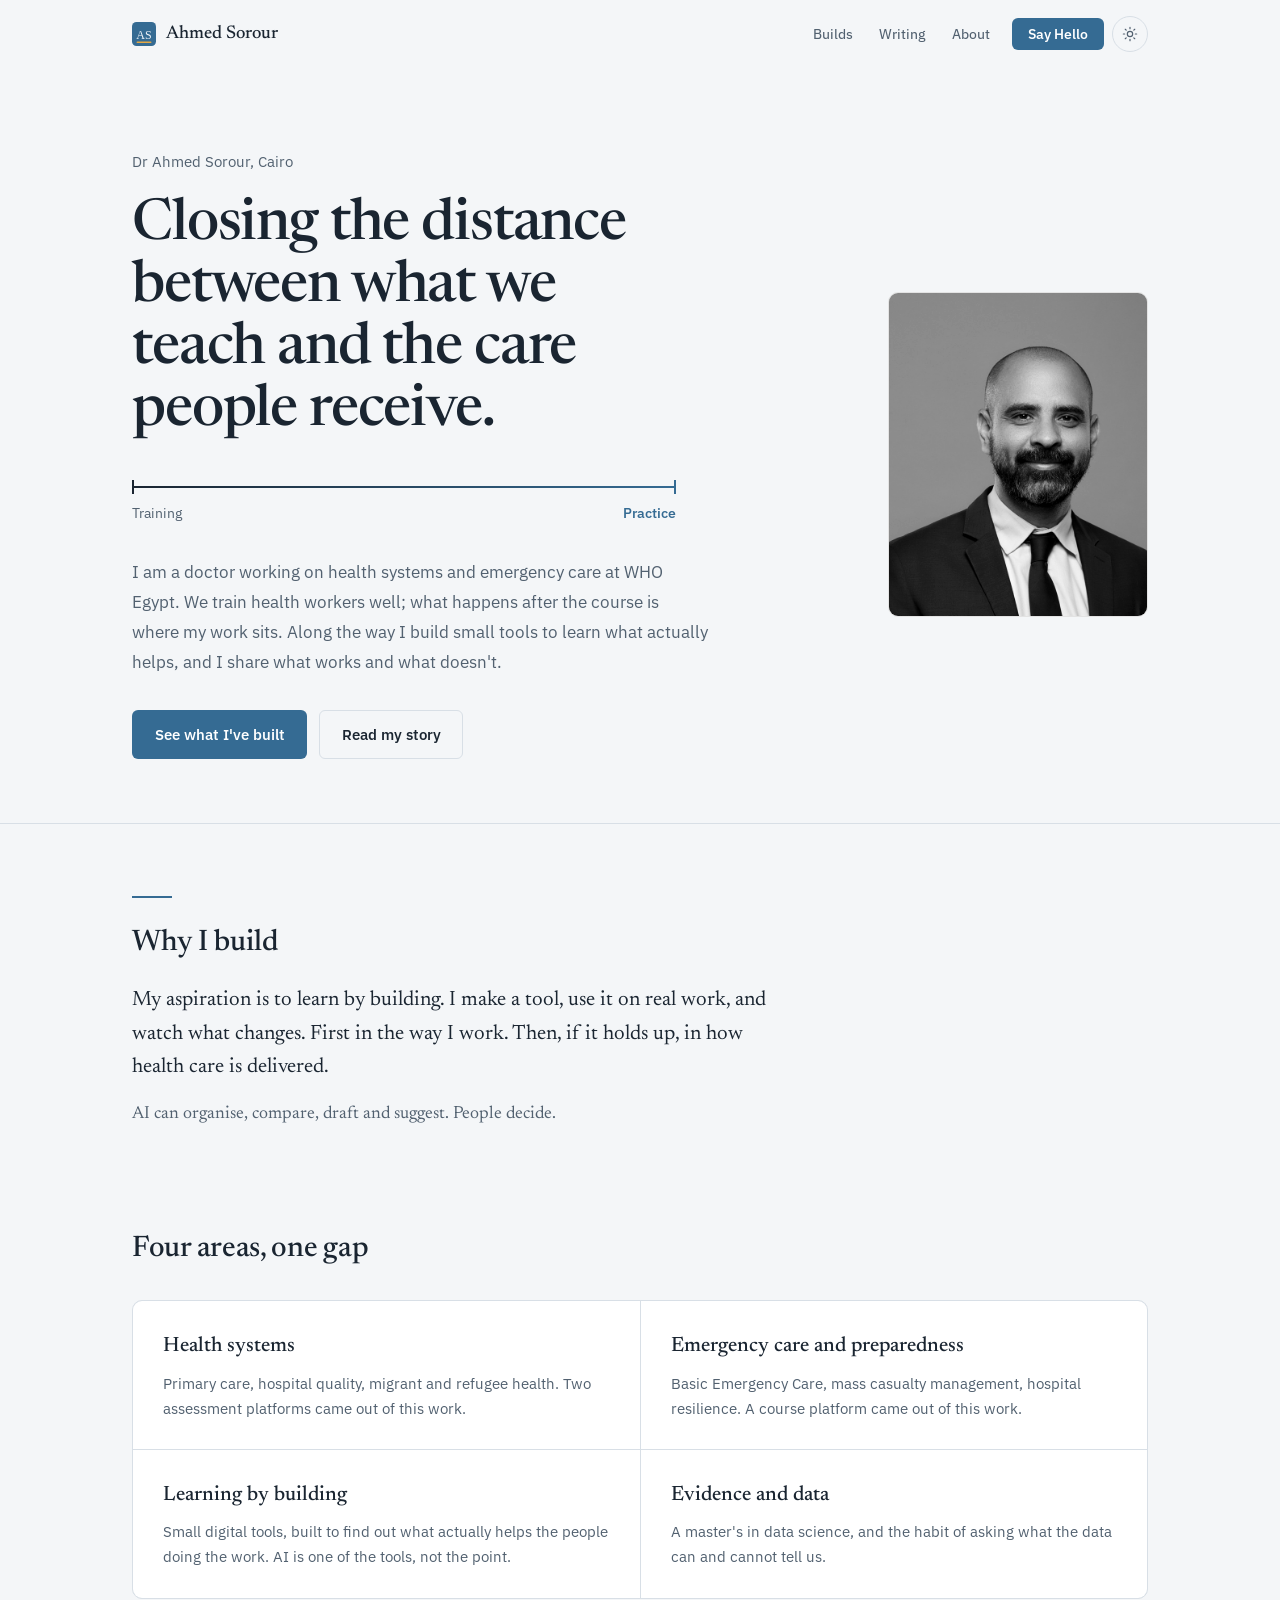
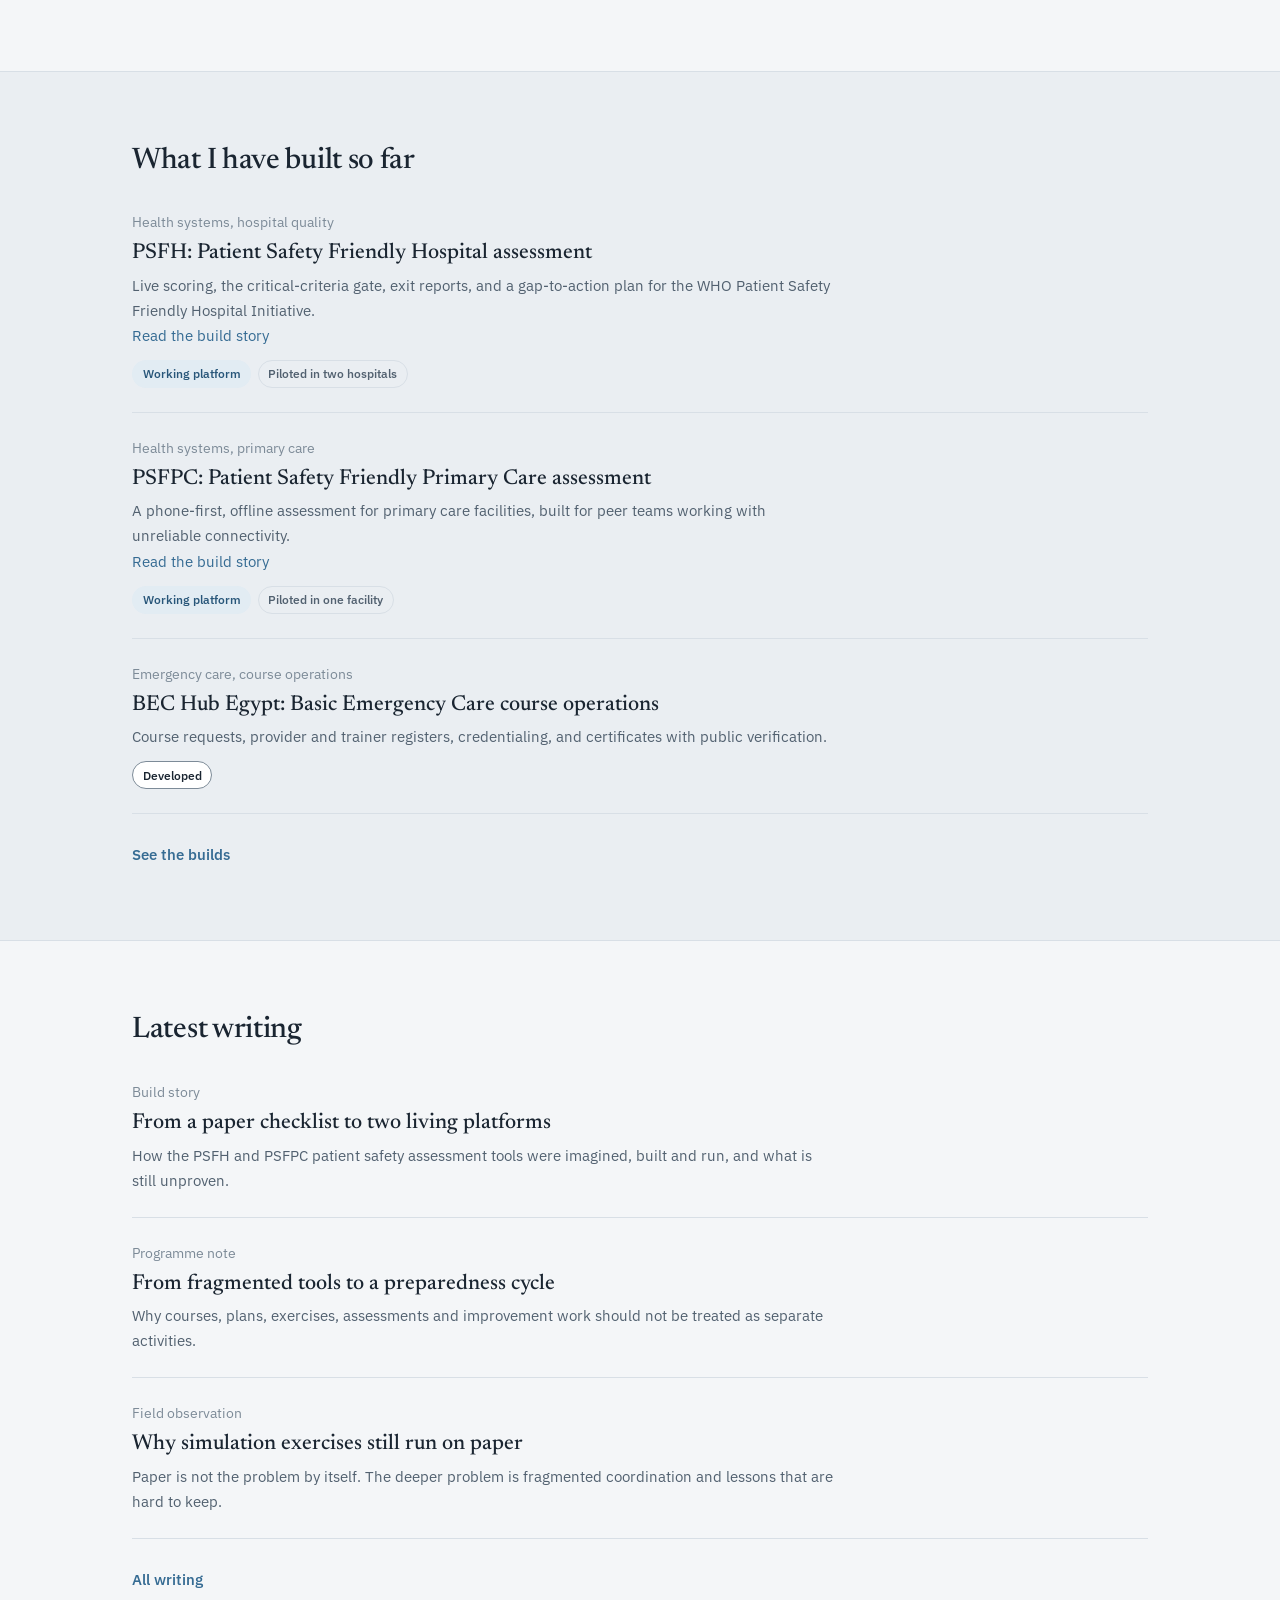
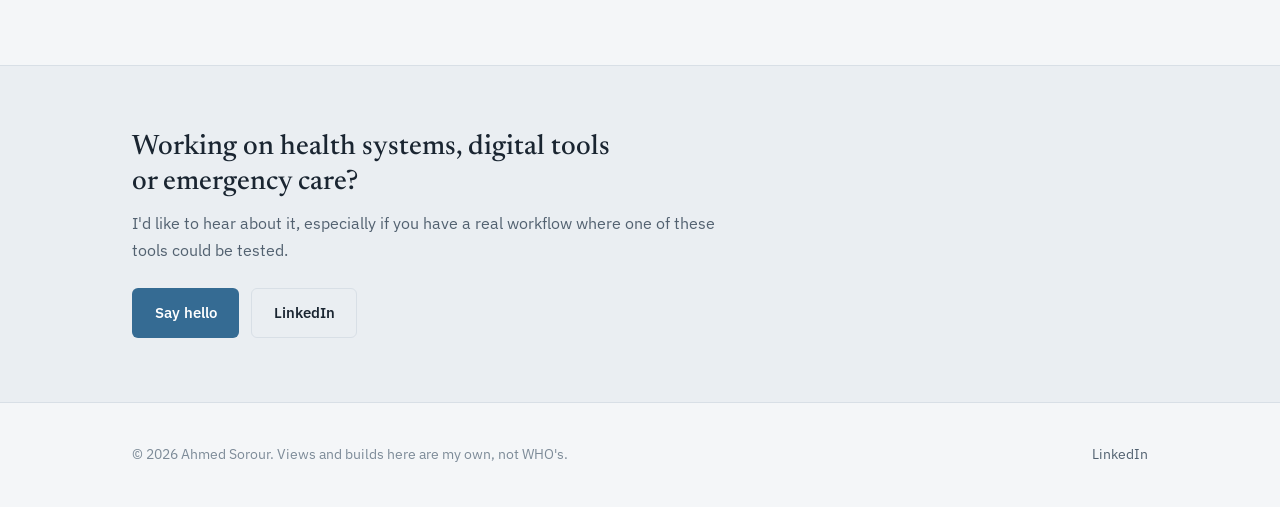
<file: index.html>
<!DOCTYPE html>
<html lang="en">
<head>
  <!-- Google tag (gtag.js) -->
  <script async src="https://www.googletagmanager.com/gtag/js?id=G-H9W3WGVJL8"></script>
  <script>
    window.dataLayer = window.dataLayer || [];
    function gtag(){dataLayer.push(arguments);}
    gtag('js', new Date());
    gtag('config', 'G-H9W3WGVJL8');
  </script>
  <meta charset="UTF-8">
  <meta name="viewport" content="width=device-width, initial-scale=1.0">
  <script>
    (function () {
      try {
        var t = localStorage.getItem('theme');
        if (t === 'light' || t === 'dark') document.documentElement.setAttribute('data-theme', t);
      } catch (e) {}
    })();
  </script>
  <title>Ahmed Sorour — Health Systems, Emergency Care, and Learning by Building</title>
  <meta name="description" content="A doctor working on health systems and emergency care at WHO Egypt, on the distance between what we teach and the care people receive.">
  <meta property="og:title" content="Ahmed Sorour — Health Systems and Emergency Care">
  <meta property="og:description" content="Closing the distance between what we teach and the care people receive.">
  <meta property="og:type" content="website">
  <meta property="og:url" content="https://soroura.org">
  <meta name="twitter:card" content="summary">
  <meta name="twitter:title" content="Ahmed Sorour — Health Systems and Emergency Care">
  <meta name="twitter:description" content="Closing the distance between what we teach and the care people receive.">
  <meta name="theme-color" content="#356b93">
  <link rel="canonical" href="https://soroura.org/">
  <link rel="icon" href="favicon.svg" type="image/svg+xml">
  <link rel="icon" href="favicon.ico" sizes="32x32">
  <link rel="apple-touch-icon" href="apple-touch-icon.png">
  <script type="application/ld+json">
  {
    "@context": "https://schema.org",
    "@type": "Person",
    "name": "Ahmed Sorour",
    "url": "https://soroura.org",
    "jobTitle": "Emergency Officer, Health Systems",
    "worksFor": {
      "@type": "Organization",
      "name": "World Health Organization",
      "url": "https://www.who.int"
    },
    "knowsAbout": ["Health Systems", "Emergency Care", "Primary Health Care", "Patient Safety", "Digital Health", "Health Services Management"],
    "sameAs": [
      "https://linkedin.com/in/soroura"
    ],
    "address": {
      "@type": "PostalAddress",
      "addressLocality": "Cairo",
      "addressCountry": "EG"
    }
  }
  </script>
  <link rel="preconnect" href="https://fonts.googleapis.com">
  <link rel="preconnect" href="https://fonts.gstatic.com" crossorigin>
  <link rel="stylesheet" href="https://fonts.googleapis.com/css2?family=IBM+Plex+Sans:ital,wght@0,400;0,500;0,600;1,400&family=Newsreader:ital,opsz,wght@0,6..72,400..600;1,6..72,400..500&display=swap">
  <link rel="stylesheet" href="style.css?v=10">
</head>
<body>

  <nav class="site-nav" id="siteNav">
    <div class="container">
      <a href="index.html" class="site-name"><svg width="24" height="24" viewBox="0 0 32 32" aria-hidden="true"><rect width="32" height="32" rx="6" fill="#356b93"/><text x="16" y="22" text-anchor="middle" font-family="Georgia,serif" font-size="16" fill="#f1f5f9">AS</text><rect x="6" y="26" width="20" height="2" rx="1" fill="#e3a845"/></svg>Ahmed Sorour</a>
      <button class="nav-toggle" onclick="document.querySelector('.nav-links').classList.toggle('open')" aria-label="Menu">
        <span></span><span></span><span></span>
      </button>
      <ul class="nav-links">
        <li><a href="builds.html">Builds</a></li>
        <li><a href="writing.html">Writing</a></li>
        <li><a href="about.html">About</a></li>
        <li><a href="contact.html" class="nav-cta">Say Hello</a></li>
      </ul>
      <button class="theme-toggle" type="button" aria-label="Switch between light and dark theme" title="Switch theme">
        <svg class="icon-sun" viewBox="0 0 24 24" fill="none" stroke="currentColor" stroke-width="1.8" stroke-linecap="round" aria-hidden="true"><circle cx="12" cy="12" r="4"/><path d="M12 2v2M12 20v2M4.9 4.9l1.4 1.4M17.7 17.7l1.4 1.4M2 12h2M20 12h2M4.9 19.1l1.4-1.4M17.7 6.3l1.4-1.4"/></svg>
        <svg class="icon-moon" viewBox="0 0 24 24" fill="none" stroke="currentColor" stroke-width="1.8" stroke-linecap="round" stroke-linejoin="round" aria-hidden="true"><path d="M20 14.5A8 8 0 0 1 9.5 4a8 8 0 1 0 10.5 10.5z"/></svg>
      </button>
    </div>
  </nav>

  <!-- Hero -->
  <section class="hero">
    <div class="container hero-grid">
      <div>
        <div class="hero-eyebrow">Dr Ahmed Sorour, Cairo</div>
        <h1 class="hero-provocation">Closing the distance between what we teach and the care people receive.</h1>
        <div class="distance" aria-hidden="true">
          <div class="distance-line"><span></span></div>
          <div class="distance-labels"><span>Training</span><span>Practice</span></div>
        </div>
        <p class="intro">I am a doctor working on health systems and emergency care at WHO Egypt. We train health workers well; what happens after the course is where my work sits. Along the way I build small tools to learn what actually helps, and I share what works and what doesn't.</p>
        <div class="hero-buttons">
          <a href="builds.html" class="btn-primary">See what I've built</a>
          <a href="about.html" class="btn-secondary">Read my story</a>
        </div>
      </div>
      <img src="my-bw.jpeg" alt="Portrait of Ahmed Sorour" class="hero-photo" width="260" height="325">
    </div>
  </section>

  <!-- Why I build -->
  <section class="about-teaser">
    <div class="about-teaser-inner">
      <div class="field-marker"></div>
      <h2>Why I build</h2>
      <p>My aspiration is to learn by building. I make a tool, use it on real work, and watch what changes. First in the way I work. Then, if it holds up, in how health care is delivered.</p>
      <p>AI can organise, compare, draft and suggest. People decide.</p>
    </div>
  </section>

  <!-- Where the work is -->
  <section class="home-section">
    <div class="container">
      <div class="section-header">
                <div class="section-title">Four areas, one gap</div>
      </div>
      <div class="notes-grid notes-grid--four">
        <div class="note-card">
          <h3>Health systems</h3>
          <p>Primary care, hospital quality, migrant and refugee health. Two assessment platforms came out of this work.</p>
        </div>
        <div class="note-card">
          <h3>Emergency care and preparedness</h3>
          <p>Basic Emergency Care, mass casualty management, hospital resilience. A course platform came out of this work.</p>
        </div>
        <div class="note-card">
          <h3>Learning by building</h3>
          <p>Small digital tools, built to find out what actually helps the people doing the work. AI is one of the tools, not the point.</p>
        </div>
        <div class="note-card">
          <h3>Evidence and data</h3>
          <p>A master's in data science, and the habit of asking what the data can and cannot tell us.</p>
        </div>
      </div>
    </div>
  </section>

  <!-- Built so far -->
  <section class="home-section home-section--alt">
    <div class="container">
      <div class="section-header">
        <div class="section-title">What I have built so far</div>
      </div>
      <div class="posts-grid">
        <div class="post-card">
          <div class="post-card-meta">
            <span>Health systems, hospital quality</span>
          </div>
          <h3><a href="builds.html#psfh">PSFH: Patient Safety Friendly Hospital assessment</a></h3>
          <p>Live scoring, the critical-criteria gate, exit reports, and a gap-to-action plan for the WHO Patient Safety Friendly Hospital Initiative.</p>
          <p><a href="note-psfh-psfpc-story.html">Read the build story</a></p>
          <div class="post-card-tags">
            <span class="post-tag post-tag--green">Working platform</span>
            <span class="post-tag post-tag--gray">Piloted in two hospitals</span>
          </div>
        </div>
        <div class="post-card">
          <div class="post-card-meta">
            <span>Health systems, primary care</span>
          </div>
          <h3><a href="builds.html#psfpc">PSFPC: Patient Safety Friendly Primary Care assessment</a></h3>
          <p>A phone-first, offline assessment for primary care facilities, built for peer teams working with unreliable connectivity.</p>
          <p><a href="note-psfh-psfpc-story.html">Read the build story</a></p>
          <div class="post-card-tags">
            <span class="post-tag post-tag--green">Working platform</span>
            <span class="post-tag post-tag--gray">Piloted in one facility</span>
          </div>
        </div>
        <div class="post-card">
          <div class="post-card-meta">
            <span>Emergency care, course operations</span>
          </div>
          <h3><a href="builds.html#bec">BEC Hub Egypt: Basic Emergency Care course operations</a></h3>
          <p>Course requests, provider and trainer registers, credentialing, and certificates with public verification.</p>
          <div class="post-card-tags">
            <span class="post-tag post-tag--blue">Developed</span>
          </div>
        </div>
      </div>
      <a href="builds.html" class="view-all">See the builds</a>
    </div>
  </section>

  <!-- Latest writing -->
  <section class="home-section">
    <div class="container">
      <div class="section-header">
        <div class="section-title">Latest writing</div>
      </div>
      <div class="posts-grid posts-grid--two">
        <div class="post-card">
          <div class="post-card-meta"><span>Build story</span></div>
          <h3><a href="note-psfh-psfpc-story.html">From a paper checklist to two living platforms</a></h3>
          <p>How the PSFH and PSFPC patient safety assessment tools were imagined, built and run, and what is still unproven.</p>
        </div>
        <div class="post-card">
          <div class="post-card-meta"><span>Programme note</span></div>
          <h3><a href="note-preparedness-cycle.html">From fragmented tools to a preparedness cycle</a></h3>
          <p>Why courses, plans, exercises, assessments and improvement work should not be treated as separate activities.</p>
        </div>
        <div class="post-card">
          <div class="post-card-meta"><span>Field observation</span></div>
          <h3><a href="note-simulation-paper.html">Why simulation exercises still run on paper</a></h3>
          <p>Paper is not the problem by itself. The deeper problem is fragmented coordination and lessons that are hard to keep.</p>
        </div>
      </div>
      <a href="writing.html" class="view-all">All writing</a>
    </div>
  </section>

  <!-- CTA -->
  <section class="cta-banner">
    <div class="container">
      <h2>Working on health systems, digital tools or emergency care?</h2>
      <p>I'd like to hear about it, especially if you have a real workflow where one of these tools could be tested.</p>
      <div class="cta-buttons">
        <a href="contact.html" class="btn-primary">Say hello</a>
        <a href="https://linkedin.com/in/soroura" target="_blank" rel="noopener" class="btn-secondary">LinkedIn</a>
      </div>
    </div>
  </section>

  <footer class="site-footer">
    <div class="container">
      <span>&copy; 2026 Ahmed Sorour. Views and builds here are my own, not WHO's.</span>
      <div class="footer-links">
        <a href="https://linkedin.com/in/soroura" target="_blank" rel="noopener">LinkedIn</a>

      </div>
    </div>
  </footer>

  <script>
    (function () {
      var root = document.documentElement;
      var nav = document.getElementById('siteNav');
      window.addEventListener('scroll', function () { nav.classList.toggle('scrolled', window.scrollY > 10); });
      var dark = window.matchMedia('(prefers-color-scheme: dark)');
      function current() { return root.getAttribute('data-theme') || (dark.matches ? 'dark' : 'light'); }
      var btn = document.querySelector('.theme-toggle');
      function label() { btn.setAttribute('aria-pressed', current() === 'dark' ? 'true' : 'false'); }
      if (btn) {
        label();
        btn.addEventListener('click', function () {
          var next = current() === 'dark' ? 'light' : 'dark';
          root.setAttribute('data-theme', next);
          try { localStorage.setItem('theme', next); } catch (e) {}
          label();
        });
      }
      var toggle = document.querySelector('.nav-toggle');
      if (toggle) {
        toggle.setAttribute('aria-expanded', 'false');
        toggle.addEventListener('click', function () {
          toggle.setAttribute('aria-expanded', document.querySelector('.nav-links').classList.contains('open') ? 'true' : 'false');
        });
      }
    })();
  </script>

</body>
</html>
</file>
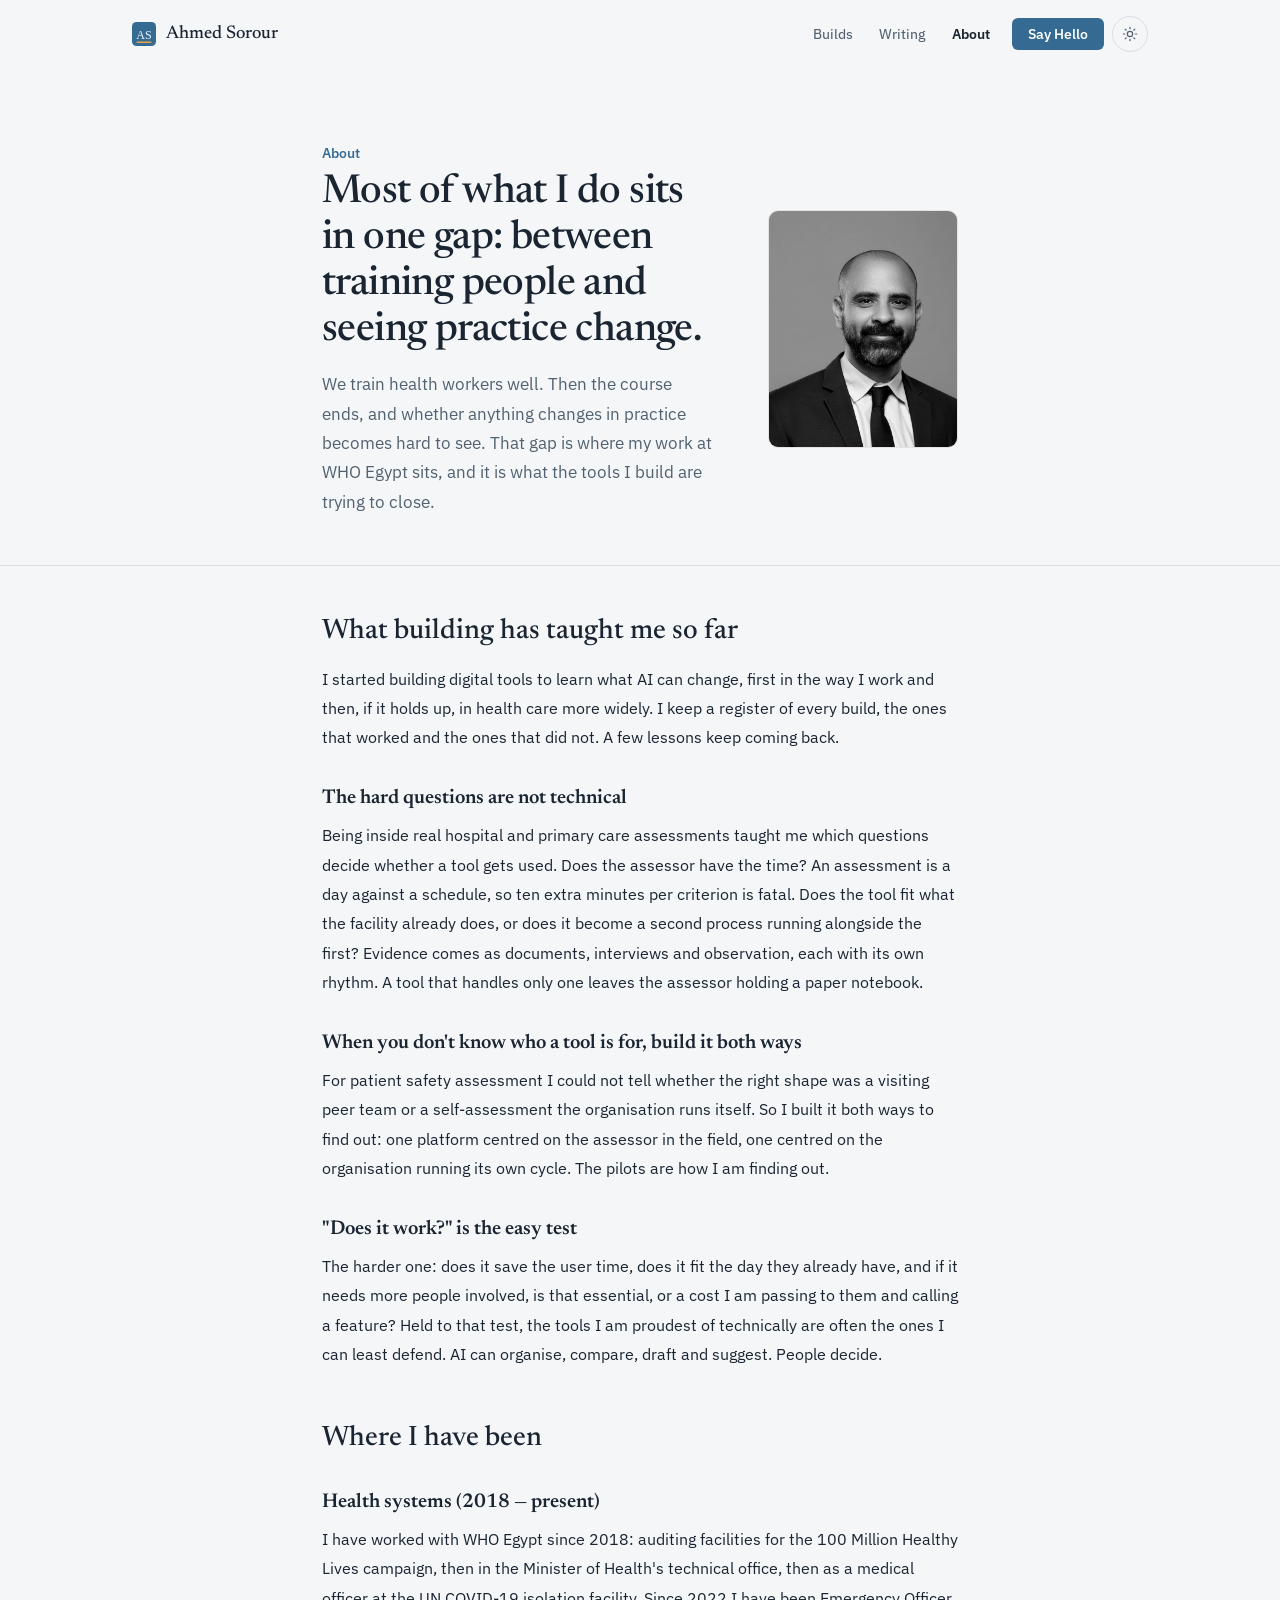
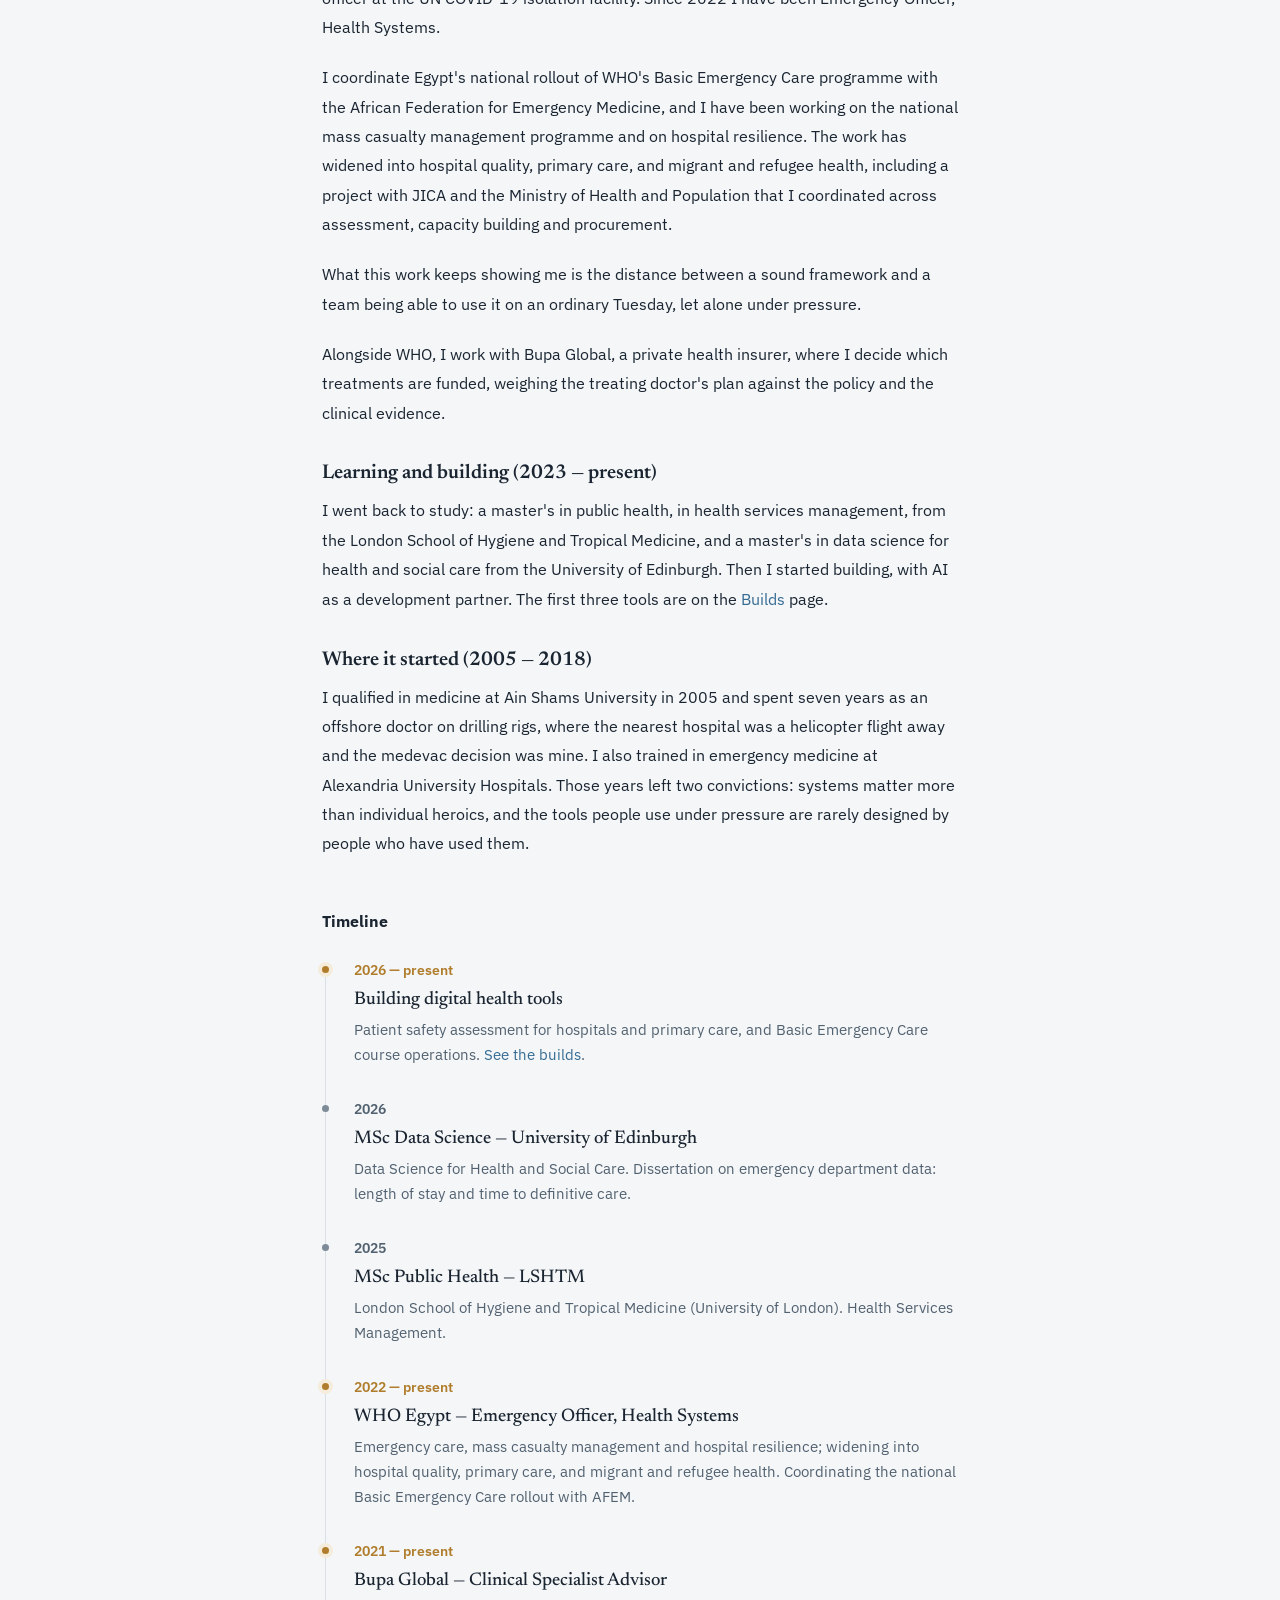
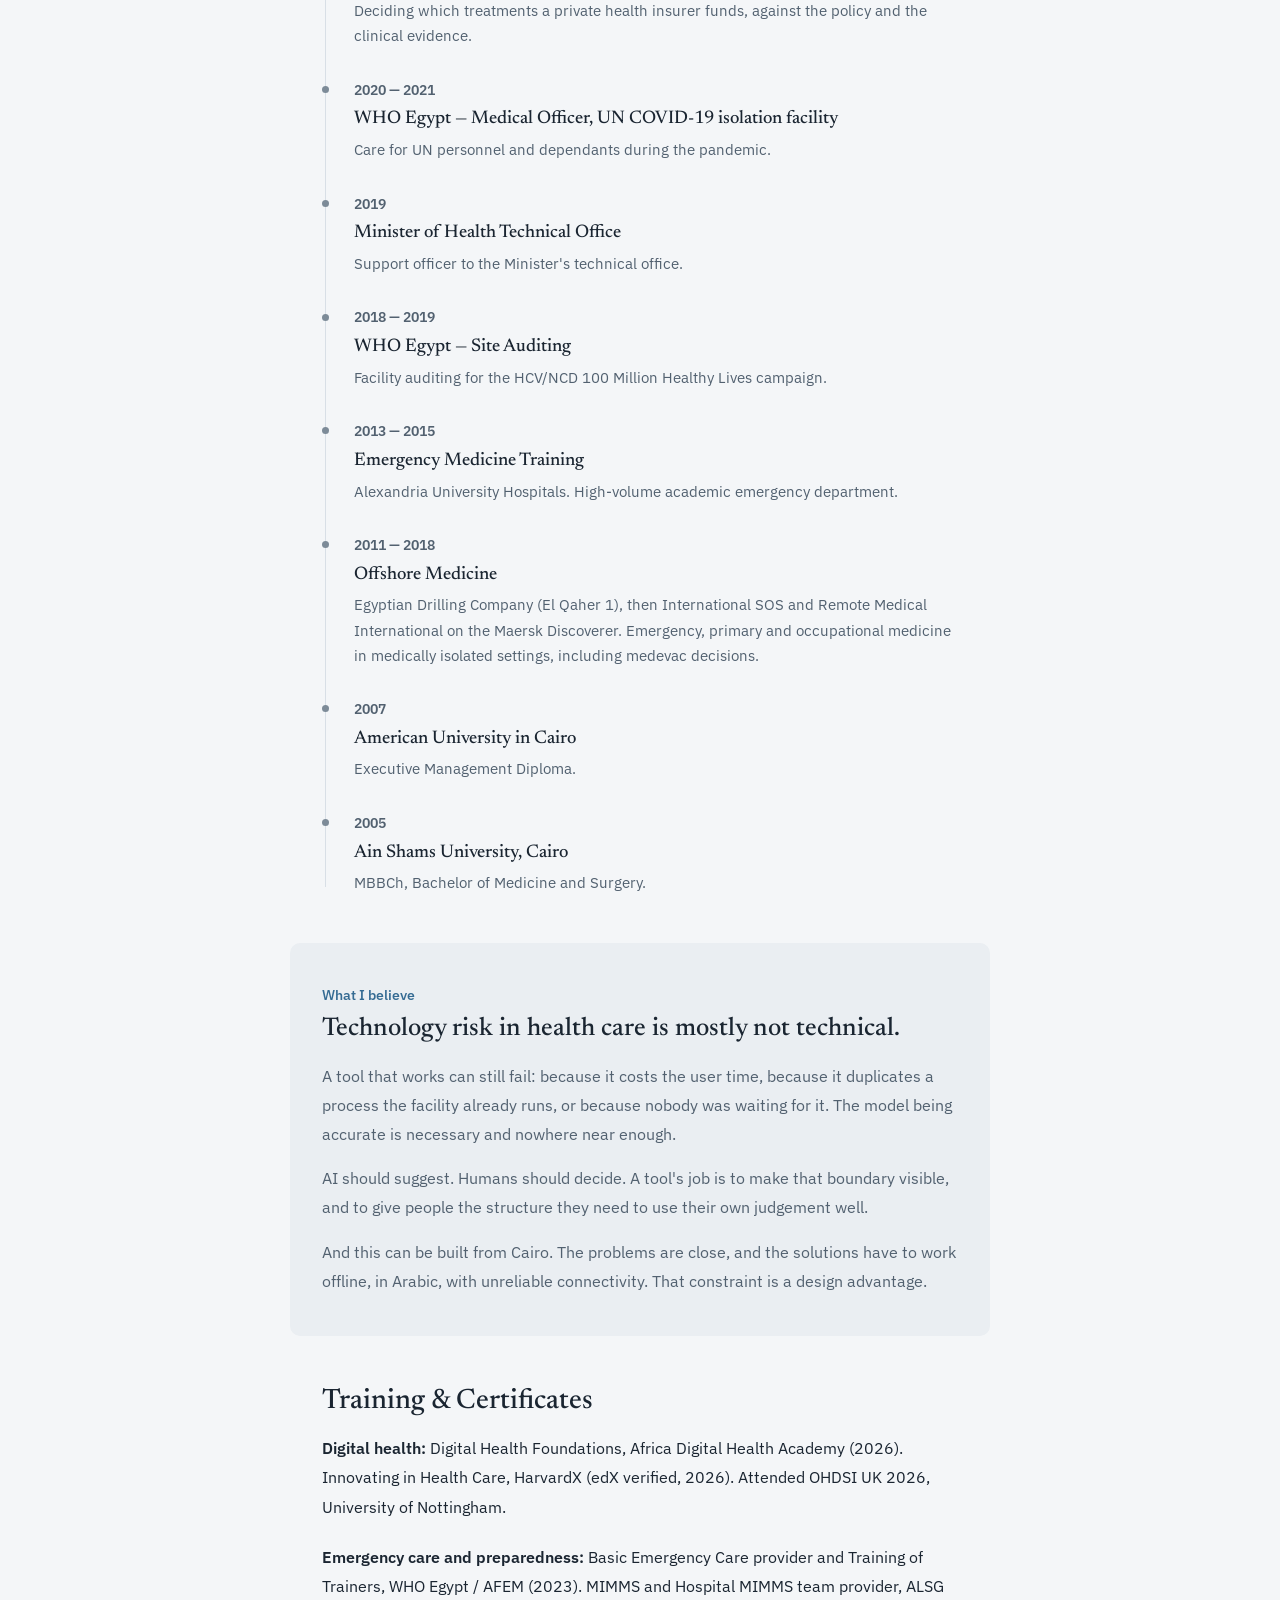
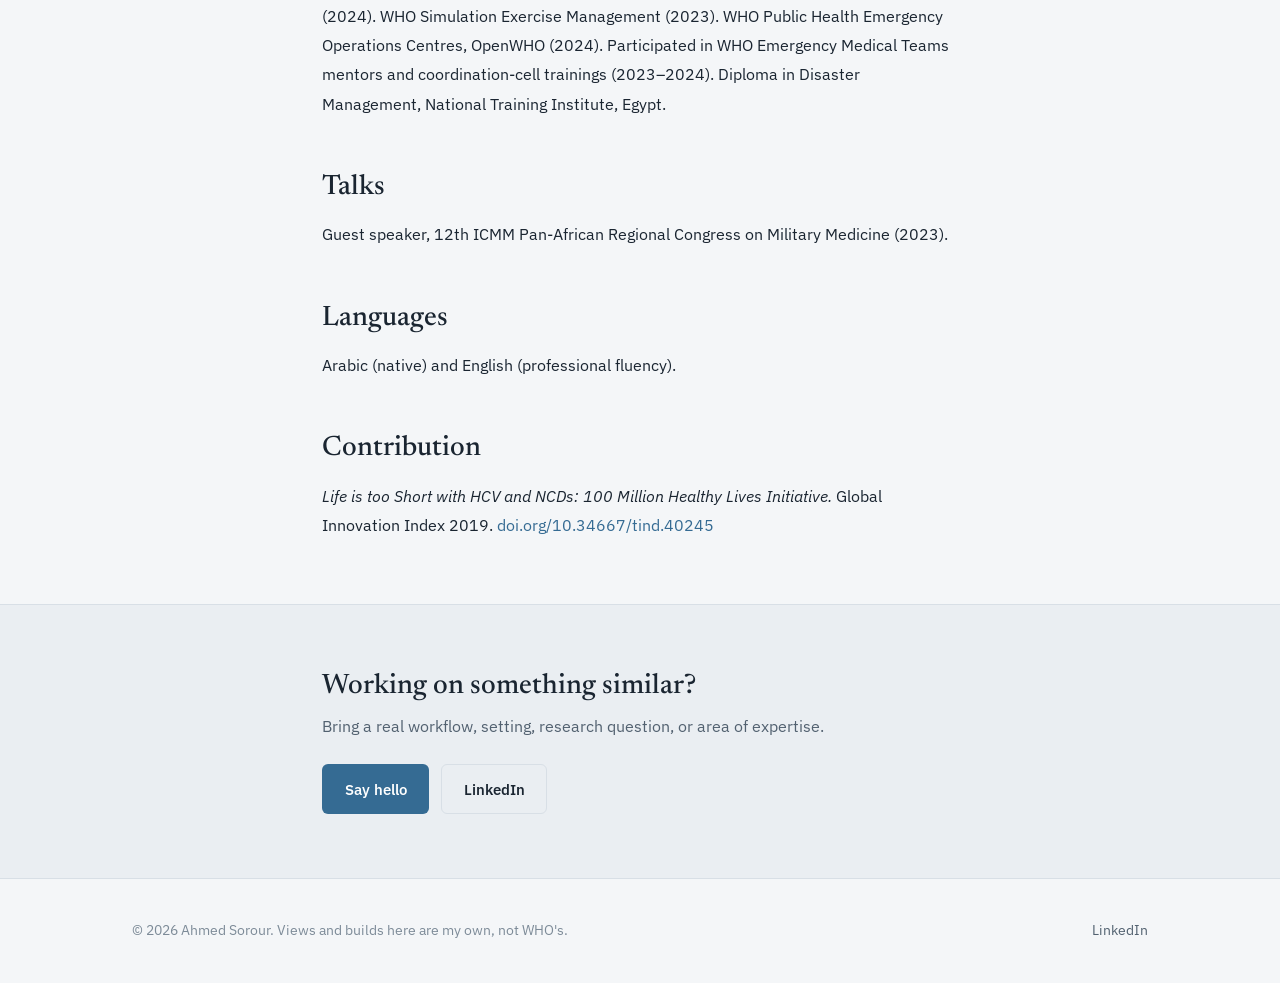
<file: about.html>
<!DOCTYPE html>
<html lang="en">
<head>
  <!-- Google tag (gtag.js) -->
  <script async src="https://www.googletagmanager.com/gtag/js?id=G-H9W3WGVJL8"></script>
  <script>
    window.dataLayer = window.dataLayer || [];
    function gtag(){dataLayer.push(arguments);}
    gtag('js', new Date());
    gtag('config', 'G-H9W3WGVJL8');
  </script>
  <meta charset="UTF-8">
  <meta name="viewport" content="width=device-width, initial-scale=1.0">
  <script>
    (function () {
      try {
        var t = localStorage.getItem('theme');
        if (t === 'light' || t === 'dark') document.documentElement.setAttribute('data-theme', t);
      } catch (e) {}
    })();
  </script>
  <title>About | Ahmed Sorour</title>
  <meta name="description" content="A doctor working on health systems and emergency care at WHO Egypt, building digital tools to learn what AI can change in health care.">
  <meta property="og:title" content="About — Ahmed Sorour">
  <meta property="og:description" content="Health systems, emergency care, and learning to build with AI.">
  <meta property="og:type" content="profile">
  <meta property="og:url" content="https://soroura.org/about.html">
  <meta name="theme-color" content="#356b93">
  <link rel="canonical" href="https://soroura.org/about.html">
  <link rel="icon" href="favicon.svg" type="image/svg+xml">
  <link rel="icon" href="favicon.ico" sizes="32x32">
  <link rel="apple-touch-icon" href="apple-touch-icon.png">
  <link rel="preconnect" href="https://fonts.googleapis.com">
  <link rel="preconnect" href="https://fonts.gstatic.com" crossorigin>
  <link rel="stylesheet" href="https://fonts.googleapis.com/css2?family=IBM+Plex+Sans:ital,wght@0,400;0,500;0,600;1,400&family=Newsreader:ital,opsz,wght@0,6..72,400..600;1,6..72,400..500&display=swap">
  <link rel="stylesheet" href="style.css?v=10">
</head>
<body>

  <nav class="site-nav" id="siteNav">
    <div class="container">
      <a href="index.html" class="site-name"><svg width="24" height="24" viewBox="0 0 32 32" aria-hidden="true"><rect width="32" height="32" rx="6" fill="#356b93"/><text x="16" y="22" text-anchor="middle" font-family="Georgia,serif" font-size="16" fill="#f1f5f9">AS</text><rect x="6" y="26" width="20" height="2" rx="1" fill="#e3a845"/></svg>Ahmed Sorour</a>
      <button class="nav-toggle" onclick="document.querySelector('.nav-links').classList.toggle('open')" aria-label="Menu">
        <span></span><span></span><span></span>
      </button>
      <ul class="nav-links">
        <li><a href="builds.html">Builds</a></li>
        <li><a href="writing.html">Writing</a></li>
        <li><a href="about.html" class="active">About</a></li>
        <li><a href="contact.html" class="nav-cta">Say Hello</a></li>
      </ul>
      <button class="theme-toggle" type="button" aria-label="Switch between light and dark theme" title="Switch theme">
        <svg class="icon-sun" viewBox="0 0 24 24" fill="none" stroke="currentColor" stroke-width="1.8" stroke-linecap="round" aria-hidden="true"><circle cx="12" cy="12" r="4"/><path d="M12 2v2M12 20v2M4.9 4.9l1.4 1.4M17.7 17.7l1.4 1.4M2 12h2M20 12h2M4.9 19.1l1.4-1.4M17.7 6.3l1.4-1.4"/></svg>
        <svg class="icon-moon" viewBox="0 0 24 24" fill="none" stroke="currentColor" stroke-width="1.8" stroke-linecap="round" stroke-linejoin="round" aria-hidden="true"><path d="M20 14.5A8 8 0 0 1 9.5 4a8 8 0 1 0 10.5 10.5z"/></svg>
      </button>
    </div>
  </nav>

  <!-- About Hero -->
  <section class="about-hero">
    <div class="container--narrow">
      <div class="about-hero-inner">
        <div class="about-hero-text">
          <div class="section-label">About</div>
          <h1>Most of what I do sits in one gap: between training people and seeing practice change.</h1>
          <p class="about-subtitle">We train health workers well. Then the course ends, and whether anything changes in practice becomes hard to see. That gap is where my work at WHO Egypt sits, and it is what the tools I build are trying to close.</p>
        </div>
        <div class="about-hero-photo">
          <img src="my-bw.jpeg" alt="Ahmed Sorour" class="about-photo">
        </div>
      </div>
    </div>
  </section>

  <main class="main">
    <div class="container--narrow">

      <div class="prose">

        <h2>What building has taught me so far</h2>

        <p>I started building digital tools to learn what AI can change, first in the way I work and then, if it holds up, in health care more widely. I keep a register of every build, the ones that worked and the ones that did not. A few lessons keep coming back.</p>

        <h3>The hard questions are not technical</h3>

        <p>Being inside real hospital and primary care assessments taught me which questions decide whether a tool gets used. Does the assessor have the time? An assessment is a day against a schedule, so ten extra minutes per criterion is fatal. Does the tool fit what the facility already does, or does it become a second process running alongside the first? Evidence comes as documents, interviews and observation, each with its own rhythm. A tool that handles only one leaves the assessor holding a paper notebook.</p>

        <h3>When you don't know who a tool is for, build it both ways</h3>

        <p>For patient safety assessment I could not tell whether the right shape was a visiting peer team or a self-assessment the organisation runs itself. So I built it both ways to find out: one platform centred on the assessor in the field, one centred on the organisation running its own cycle. The pilots are how I am finding out.</p>

        <h3>"Does it work?" is the easy test</h3>

        <p>The harder one: does it save the user time, does it fit the day they already have, and if it needs more people involved, is that essential, or a cost I am passing to them and calling a feature? Held to that test, the tools I am proudest of technically are often the ones I can least defend. AI can organise, compare, draft and suggest. People decide.</p>

        <h2>Where I have been</h2>

        <h3>Health systems (2018 — present)</h3>

        <p>I have worked with WHO Egypt since 2018: auditing facilities for the 100 Million Healthy Lives campaign, then in the Minister of Health's technical office, then as a medical officer at the UN COVID-19 isolation facility. Since 2022 I have been Emergency Officer, Health Systems.</p>

        <p>I coordinate Egypt's national rollout of WHO's Basic Emergency Care programme with the African Federation for Emergency Medicine, and I have been working on the national mass casualty management programme and on hospital resilience. The work has widened into hospital quality, primary care, and migrant and refugee health, including a project with JICA and the Ministry of Health and Population that I coordinated across assessment, capacity building and procurement.</p>

        <p>What this work keeps showing me is the distance between a sound framework and a team being able to use it on an ordinary Tuesday, let alone under pressure.</p>

        <p>Alongside WHO, I work with Bupa Global, a private health insurer, where I decide which treatments are funded, weighing the treating doctor's plan against the policy and the clinical evidence.</p>

        <h3>Learning and building (2023 — present)</h3>

        <p>I went back to study: a master's in public health, in health services management, from the London School of Hygiene and Tropical Medicine, and a master's in data science for health and social care from the University of Edinburgh. Then I started building, with AI as a development partner. The first three tools are on the <a href="builds.html">Builds</a> page.</p>

        <h3>Where it started (2005 — 2018)</h3>

        <p>I qualified in medicine at Ain Shams University in 2005 and spent seven years as an offshore doctor on drilling rigs, where the nearest hospital was a helicopter flight away and the medevac decision was mine. I also trained in emergency medicine at Alexandria University Hospitals. Those years left two convictions: systems matter more than individual heroics, and the tools people use under pressure are rarely designed by people who have used them.</p>

      </div>

      <!-- Timeline -->
      <h2 class="prose" style="margin-top: 3rem; margin-bottom: 1rem;">Timeline</h2>

      <div class="timeline">
        <div class="timeline-entry current">
          <div class="timeline-year">2026 — present</div>
          <h3>Building digital health tools</h3>
          <p>Patient safety assessment for hospitals and primary care, and Basic Emergency Care course operations. <a href="builds.html">See the builds</a>.</p>
        </div>
        <div class="timeline-entry">
          <div class="timeline-year">2026</div>
          <h3>MSc Data Science — University of Edinburgh</h3>
          <p>Data Science for Health and Social Care. Dissertation on emergency department data: length of stay and time to definitive care.</p>
        </div>
        <div class="timeline-entry">
          <div class="timeline-year">2025</div>
          <h3>MSc Public Health — LSHTM</h3>
          <p>London School of Hygiene and Tropical Medicine (University of London). Health Services Management.</p>
        </div>
        <div class="timeline-entry current">
          <div class="timeline-year">2022 — present</div>
          <h3>WHO Egypt — Emergency Officer, Health Systems</h3>
          <p>Emergency care, mass casualty management and hospital resilience; widening into hospital quality, primary care, and migrant and refugee health. Coordinating the national Basic Emergency Care rollout with AFEM.</p>
        </div>
        <div class="timeline-entry current">
          <div class="timeline-year">2021 — present</div>
          <h3>Bupa Global — Clinical Specialist Advisor</h3>
          <p>Deciding which treatments a private health insurer funds, against the policy and the clinical evidence.</p>
        </div>
        <div class="timeline-entry">
          <div class="timeline-year">2020 — 2021</div>
          <h3>WHO Egypt — Medical Officer, UN COVID-19 isolation facility</h3>
          <p>Care for UN personnel and dependants during the pandemic.</p>
        </div>
        <div class="timeline-entry">
          <div class="timeline-year">2019</div>
          <h3>Minister of Health Technical Office</h3>
          <p>Support officer to the Minister's technical office.</p>
        </div>
        <div class="timeline-entry">
          <div class="timeline-year">2018 — 2019</div>
          <h3>WHO Egypt — Site Auditing</h3>
          <p>Facility auditing for the HCV/NCD 100 Million Healthy Lives campaign.</p>
        </div>
        <div class="timeline-entry">
          <div class="timeline-year">2013 — 2015</div>
          <h3>Emergency Medicine Training</h3>
          <p>Alexandria University Hospitals. High-volume academic emergency department.</p>
        </div>
        <div class="timeline-entry">
          <div class="timeline-year">2011 — 2018</div>
          <h3>Offshore Medicine</h3>
          <p>Egyptian Drilling Company (El Qaher 1), then International SOS and Remote Medical International on the Maersk Discoverer. Emergency, primary and occupational medicine in medically isolated settings, including medevac decisions.</p>
        </div>
        <div class="timeline-entry">
          <div class="timeline-year">2007</div>
          <h3>American University in Cairo</h3>
          <p>Executive Management Diploma.</p>
        </div>
        <div class="timeline-entry">
          <div class="timeline-year">2005</div>
          <h3>Ain Shams University, Cairo</h3>
          <p>MBBCh, Bachelor of Medicine and Surgery.</p>
        </div>
      </div>

      <!-- What I Believe -->
      <div class="beliefs">
        <div class="section-label">What I believe</div>
        <h2>Technology risk in health care is mostly not technical.</h2>
        <p>A tool that works can still fail: because it costs the user time, because it duplicates a process the facility already runs, or because nobody was waiting for it. The model being accurate is necessary and nowhere near enough.</p>
        <p>AI should suggest. Humans should decide. A tool's job is to make that boundary visible, and to give people the structure they need to use their own judgement well.</p>
        <p>And this can be built from Cairo. The problems are close, and the solutions have to work offline, in Arabic, with unreliable connectivity. That constraint is a design advantage.</p>
      </div>

      <!-- Certifications summary -->
      <div class="prose">
        <h2>Training &amp; Certificates</h2>
        <p><strong>Digital health:</strong> Digital Health Foundations, Africa Digital Health Academy (2026). Innovating in Health Care, HarvardX (edX verified, 2026). Attended OHDSI UK 2026, University of Nottingham.</p>
        <p><strong>Emergency care and preparedness:</strong> Basic Emergency Care provider and Training of Trainers, WHO Egypt / AFEM (2023). MIMMS and Hospital MIMMS team provider, ALSG (2024). WHO Simulation Exercise Management (2023). WHO Public Health Emergency Operations Centres, OpenWHO (2024). Participated in WHO Emergency Medical Teams mentors and coordination-cell trainings (2023–2024). Diploma in Disaster Management, National Training Institute, Egypt.</p>

        <h2>Talks</h2>
        <p>Guest speaker, 12th ICMM Pan-African Regional Congress on Military Medicine (2023).</p>

        <h2>Languages</h2>
        <p>Arabic (native) and English (professional fluency).</p>

        <h2>Contribution</h2>
        <p><em>Life is too Short with HCV and NCDs: 100 Million Healthy Lives Initiative.</em> Global Innovation Index 2019. <a href="https://doi.org/10.34667/tind.40245" target="_blank" rel="noopener">doi.org/10.34667/tind.40245</a></p>
      </div>

    </div>
  </main>

  <!-- CTA -->
  <section class="cta-banner">
    <div class="container--narrow">
      <h2>Working on something similar?</h2>
      <p>Bring a real workflow, setting, research question, or area of expertise.</p>
      <div class="cta-buttons">
        <a href="contact.html" class="btn-primary">Say hello</a>
        <a href="https://linkedin.com/in/soroura" target="_blank" rel="noopener" class="btn-secondary">LinkedIn</a>
      </div>
    </div>
  </section>

  <footer class="site-footer">
    <div class="container">
      <span>&copy; 2026 Ahmed Sorour. Views and builds here are my own, not WHO's.</span>
      <div class="footer-links">
        <a href="https://linkedin.com/in/soroura" target="_blank" rel="noopener">LinkedIn</a>

      </div>
    </div>
  </footer>

  <script>
    (function () {
      var root = document.documentElement;
      var nav = document.getElementById('siteNav');
      window.addEventListener('scroll', function () { nav.classList.toggle('scrolled', window.scrollY > 10); });
      var dark = window.matchMedia('(prefers-color-scheme: dark)');
      function current() { return root.getAttribute('data-theme') || (dark.matches ? 'dark' : 'light'); }
      var btn = document.querySelector('.theme-toggle');
      function label() { btn.setAttribute('aria-pressed', current() === 'dark' ? 'true' : 'false'); }
      if (btn) {
        label();
        btn.addEventListener('click', function () {
          var next = current() === 'dark' ? 'light' : 'dark';
          root.setAttribute('data-theme', next);
          try { localStorage.setItem('theme', next); } catch (e) {}
          label();
        });
      }
      var toggle = document.querySelector('.nav-toggle');
      if (toggle) {
        toggle.setAttribute('aria-expanded', 'false');
        toggle.addEventListener('click', function () {
          toggle.setAttribute('aria-expanded', document.querySelector('.nav-links').classList.contains('open') ? 'true' : 'false');
        });
      }
    })();
  </script>

</body>
</html>
</file>
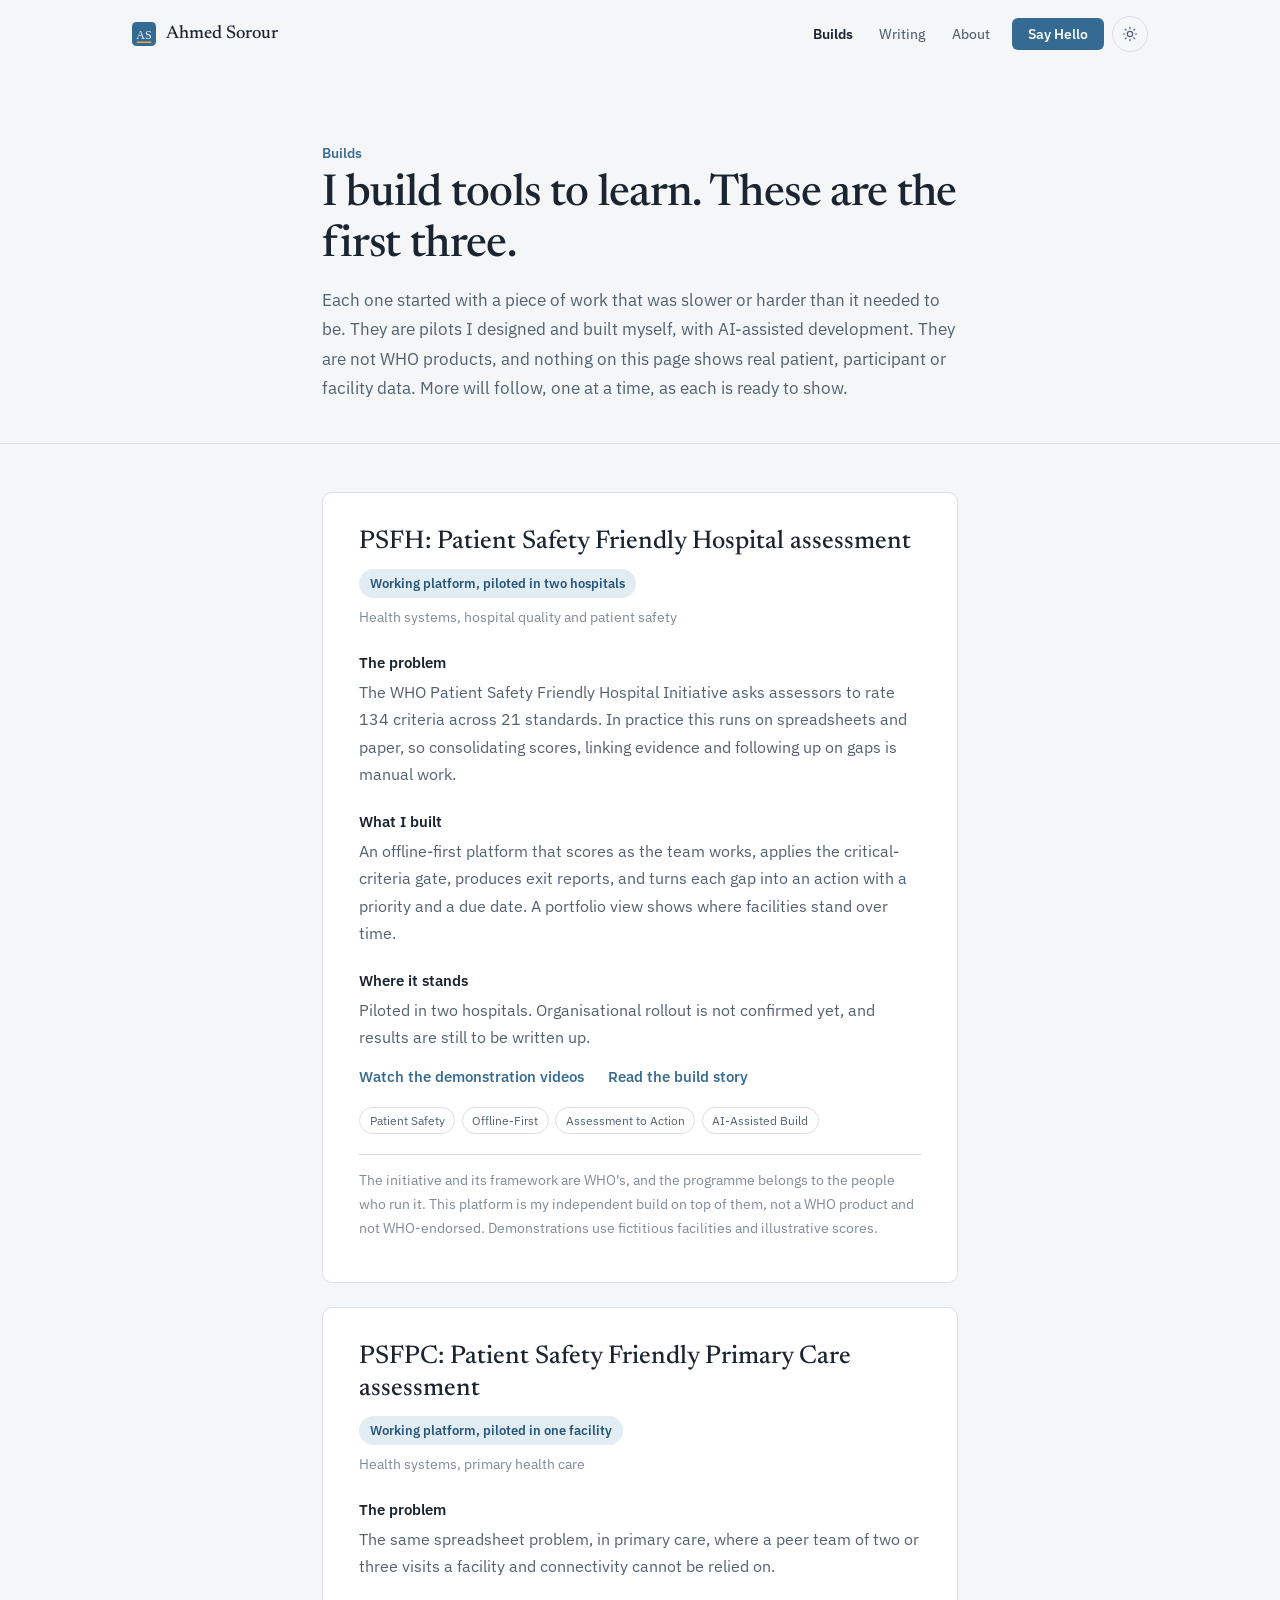
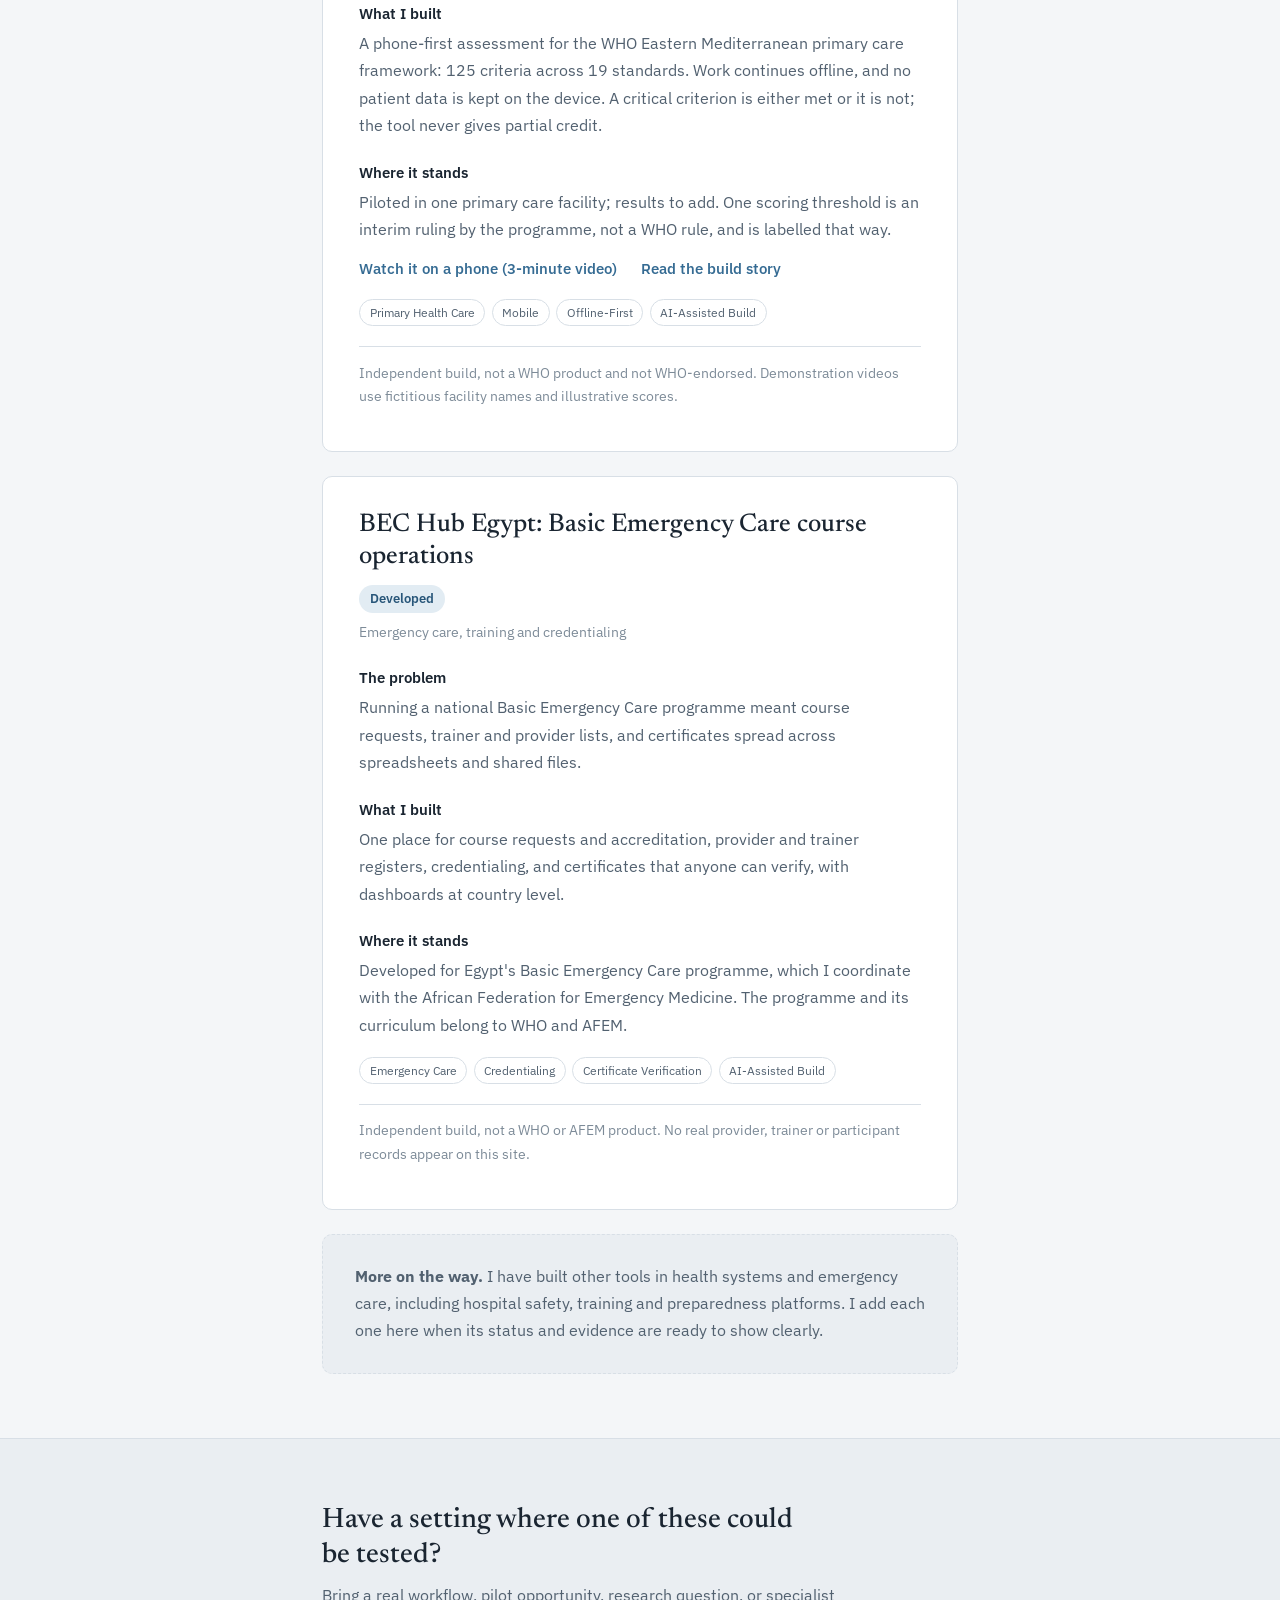
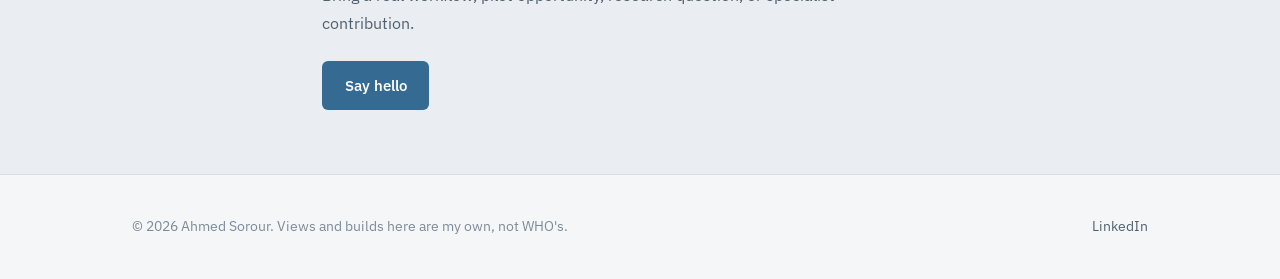
<file: builds.html>
<!DOCTYPE html>
<html lang="en">
<head>
  <!-- Google tag (gtag.js) -->
  <script async src="https://www.googletagmanager.com/gtag/js?id=G-H9W3WGVJL8"></script>
  <script>
    window.dataLayer = window.dataLayer || [];
    function gtag(){dataLayer.push(arguments);}
    gtag('js', new Date());
    gtag('config', 'G-H9W3WGVJL8');
  </script>
  <meta charset="UTF-8">
  <meta name="viewport" content="width=device-width, initial-scale=1.0">
  <script>
    (function () {
      try {
        var t = localStorage.getItem('theme');
        if (t === 'light' || t === 'dark') document.documentElement.setAttribute('data-theme', t);
      } catch (e) {}
    })();
  </script>
  <title>Builds | Ahmed Sorour</title>
  <meta name="description" content="Digital tools I have built to learn what AI can change in health care: patient safety assessment for hospitals and primary care, and Basic Emergency Care course operations.">
  <meta property="og:title" content="Builds — Ahmed Sorour">
  <meta property="og:description" content="The first three platforms, each with an honest status.">
  <meta property="og:url" content="https://soroura.org/builds.html">
  <meta name="theme-color" content="#356b93">
  <link rel="canonical" href="https://soroura.org/builds.html">
  <link rel="icon" href="favicon.svg" type="image/svg+xml">
  <link rel="icon" href="favicon.ico" sizes="32x32">
  <link rel="apple-touch-icon" href="apple-touch-icon.png">
  <link rel="preconnect" href="https://fonts.googleapis.com">
  <link rel="preconnect" href="https://fonts.gstatic.com" crossorigin>
  <link rel="stylesheet" href="https://fonts.googleapis.com/css2?family=IBM+Plex+Sans:ital,wght@0,400;0,500;0,600;1,400&family=Newsreader:ital,opsz,wght@0,6..72,400..600;1,6..72,400..500&display=swap">
  <link rel="stylesheet" href="style.css?v=10">
</head>
<body>

  <nav class="site-nav" id="siteNav">
    <div class="container">
      <a href="index.html" class="site-name"><svg width="24" height="24" viewBox="0 0 32 32" aria-hidden="true"><rect width="32" height="32" rx="6" fill="#356b93"/><text x="16" y="22" text-anchor="middle" font-family="Georgia,serif" font-size="16" fill="#f1f5f9">AS</text><rect x="6" y="26" width="20" height="2" rx="1" fill="#e3a845"/></svg>Ahmed Sorour</a>
      <button class="nav-toggle" onclick="document.querySelector('.nav-links').classList.toggle('open')" aria-label="Menu">
        <span></span><span></span><span></span>
      </button>
      <ul class="nav-links">
        <li><a href="builds.html" class="active">Builds</a></li>
        <li><a href="writing.html">Writing</a></li>
        <li><a href="about.html">About</a></li>
        <li><a href="contact.html" class="nav-cta">Say Hello</a></li>
      </ul>
      <button class="theme-toggle" type="button" aria-label="Switch between light and dark theme" title="Switch theme">
        <svg class="icon-sun" viewBox="0 0 24 24" fill="none" stroke="currentColor" stroke-width="1.8" stroke-linecap="round" aria-hidden="true"><circle cx="12" cy="12" r="4"/><path d="M12 2v2M12 20v2M4.9 4.9l1.4 1.4M17.7 17.7l1.4 1.4M2 12h2M20 12h2M4.9 19.1l1.4-1.4M17.7 6.3l1.4-1.4"/></svg>
        <svg class="icon-moon" viewBox="0 0 24 24" fill="none" stroke="currentColor" stroke-width="1.8" stroke-linecap="round" stroke-linejoin="round" aria-hidden="true"><path d="M20 14.5A8 8 0 0 1 9.5 4a8 8 0 1 0 10.5 10.5z"/></svg>
      </button>
    </div>
  </nav>

  <section class="page-header">
    <div class="container--narrow">
      <div class="section-label">Builds</div>
      <h1>I build tools to learn. These are the first three.</h1>
      <p class="lead">Each one started with a piece of work that was slower or harder than it needed to be. They are pilots I designed and built myself, with AI-assisted development. They are not WHO products, and nothing on this page shows real patient, participant or facility data. More will follow, one at a time, as each is ready to show.</p>
    </div>
  </section>

  <main class="main">
    <div class="container--narrow">

      <div class="project" id="psfh">
        <h3>PSFH: Patient Safety Friendly Hospital assessment</h3>
        <span class="status">Working platform, piloted in two hospitals</span>
        <div class="project-meta">Health systems, hospital quality and patient safety</div>
        <h4>The problem</h4>
        <p>The WHO Patient Safety Friendly Hospital Initiative asks assessors to rate 134 criteria across 21 standards. In practice this runs on spreadsheets and paper, so consolidating scores, linking evidence and following up on gaps is manual work.</p>
        <h4>What I built</h4>
        <p>An offline-first platform that scores as the team works, applies the critical-criteria gate, produces exit reports, and turns each gap into an action with a priority and a due date. A portfolio view shows where facilities stand over time.</p>
        <h4>Where it stands</h4>
        <p>Piloted in two hospitals. Organisational rollout is not confirmed yet, and results are still to be written up.</p>
        <div class="project-links">
          <a href="https://psfpc.endura-assess.com/demo/index.html" target="_blank" rel="noopener" class="project-link">Watch the demonstration videos</a>
          <a href="note-psfh-psfpc-story.html" class="project-link">Read the build story</a>
        </div>
        <div class="tags">
          <span class="tag">Patient Safety</span>
          <span class="tag">Offline-First</span>
          <span class="tag">Assessment to Action</span>
          <span class="tag">AI-Assisted Build</span>
        </div>
        <p class="clearance">The initiative and its framework are WHO's, and the programme belongs to the people who run it. This platform is my independent build on top of them, not a WHO product and not WHO-endorsed. Demonstrations use fictitious facilities and illustrative scores.</p>
      </div>

      <div class="project" id="psfpc">
        <h3>PSFPC: Patient Safety Friendly Primary Care assessment</h3>
        <span class="status">Working platform, piloted in one facility</span>
        <div class="project-meta">Health systems, primary health care</div>
        <h4>The problem</h4>
        <p>The same spreadsheet problem, in primary care, where a peer team of two or three visits a facility and connectivity cannot be relied on.</p>
        <h4>What I built</h4>
        <p>A phone-first assessment for the WHO Eastern Mediterranean primary care framework: 125 criteria across 19 standards. Work continues offline, and no patient data is kept on the device. A critical criterion is either met or it is not; the tool never gives partial credit.</p>
        <h4>Where it stands</h4>
        <p>Piloted in one primary care facility; results to add. One scoring threshold is an interim ruling by the programme, not a WHO rule, and is labelled that way.</p>
        <div class="project-links">
          <a href="https://psfpc.endura-assess.com/demo/index.html" target="_blank" rel="noopener" class="project-link">Watch it on a phone (3-minute video)</a>
          <a href="note-psfh-psfpc-story.html" class="project-link">Read the build story</a>
        </div>
        <div class="tags">
          <span class="tag">Primary Health Care</span>
          <span class="tag">Mobile</span>
          <span class="tag">Offline-First</span>
          <span class="tag">AI-Assisted Build</span>
        </div>
        <p class="clearance">Independent build, not a WHO product and not WHO-endorsed. Demonstration videos use fictitious facility names and illustrative scores.</p>
      </div>

      <div class="project" id="bec">
        <h3>BEC Hub Egypt: Basic Emergency Care course operations</h3>
        <span class="status">Developed</span>
        <div class="project-meta">Emergency care, training and credentialing</div>
        <h4>The problem</h4>
        <p>Running a national Basic Emergency Care programme meant course requests, trainer and provider lists, and certificates spread across spreadsheets and shared files.</p>
        <h4>What I built</h4>
        <p>One place for course requests and accreditation, provider and trainer registers, credentialing, and certificates that anyone can verify, with dashboards at country level.</p>
        <h4>Where it stands</h4>
        <p>Developed for Egypt's Basic Emergency Care programme, which I coordinate with the African Federation for Emergency Medicine. The programme and its curriculum belong to WHO and AFEM.</p>
        <div class="tags">
          <span class="tag">Emergency Care</span>
          <span class="tag">Credentialing</span>
          <span class="tag">Certificate Verification</span>
          <span class="tag">AI-Assisted Build</span>
        </div>
        <p class="clearance">Independent build, not a WHO or AFEM product. No real provider, trainer or participant records appear on this site.</p>
      </div>

      <div class="writing-placeholder">
        <p><strong>More on the way.</strong> I have built other tools in health systems and emergency care, including hospital safety, training and preparedness platforms. I add each one here when its status and evidence are ready to show clearly.</p>
      </div>

    </div>
  </main>

  <section class="cta-banner">
    <div class="container--narrow">
      <h2>Have a setting where one of these could be tested?</h2>
      <p>Bring a real workflow, pilot opportunity, research question, or specialist contribution.</p>
      <div class="cta-buttons">
        <a href="contact.html" class="btn-primary">Say hello</a>
      </div>
    </div>
  </section>

  <footer class="site-footer">
    <div class="container">
      <span>&copy; 2026 Ahmed Sorour. Views and builds here are my own, not WHO's.</span>
      <div class="footer-links">
        <a href="https://linkedin.com/in/soroura" target="_blank" rel="noopener">LinkedIn</a>

      </div>
    </div>
  </footer>

  <script>
    (function () {
      var root = document.documentElement;
      var nav = document.getElementById('siteNav');
      window.addEventListener('scroll', function () { nav.classList.toggle('scrolled', window.scrollY > 10); });
      var dark = window.matchMedia('(prefers-color-scheme: dark)');
      function current() { return root.getAttribute('data-theme') || (dark.matches ? 'dark' : 'light'); }
      var btn = document.querySelector('.theme-toggle');
      function label() { btn.setAttribute('aria-pressed', current() === 'dark' ? 'true' : 'false'); }
      if (btn) {
        label();
        btn.addEventListener('click', function () {
          var next = current() === 'dark' ? 'light' : 'dark';
          root.setAttribute('data-theme', next);
          try { localStorage.setItem('theme', next); } catch (e) {}
          label();
        });
      }
      var toggle = document.querySelector('.nav-toggle');
      if (toggle) {
        toggle.setAttribute('aria-expanded', 'false');
        toggle.addEventListener('click', function () {
          toggle.setAttribute('aria-expanded', document.querySelector('.nav-links').classList.contains('open') ? 'true' : 'false');
        });
      }
    })();
  </script>

</body>
</html>
</file>
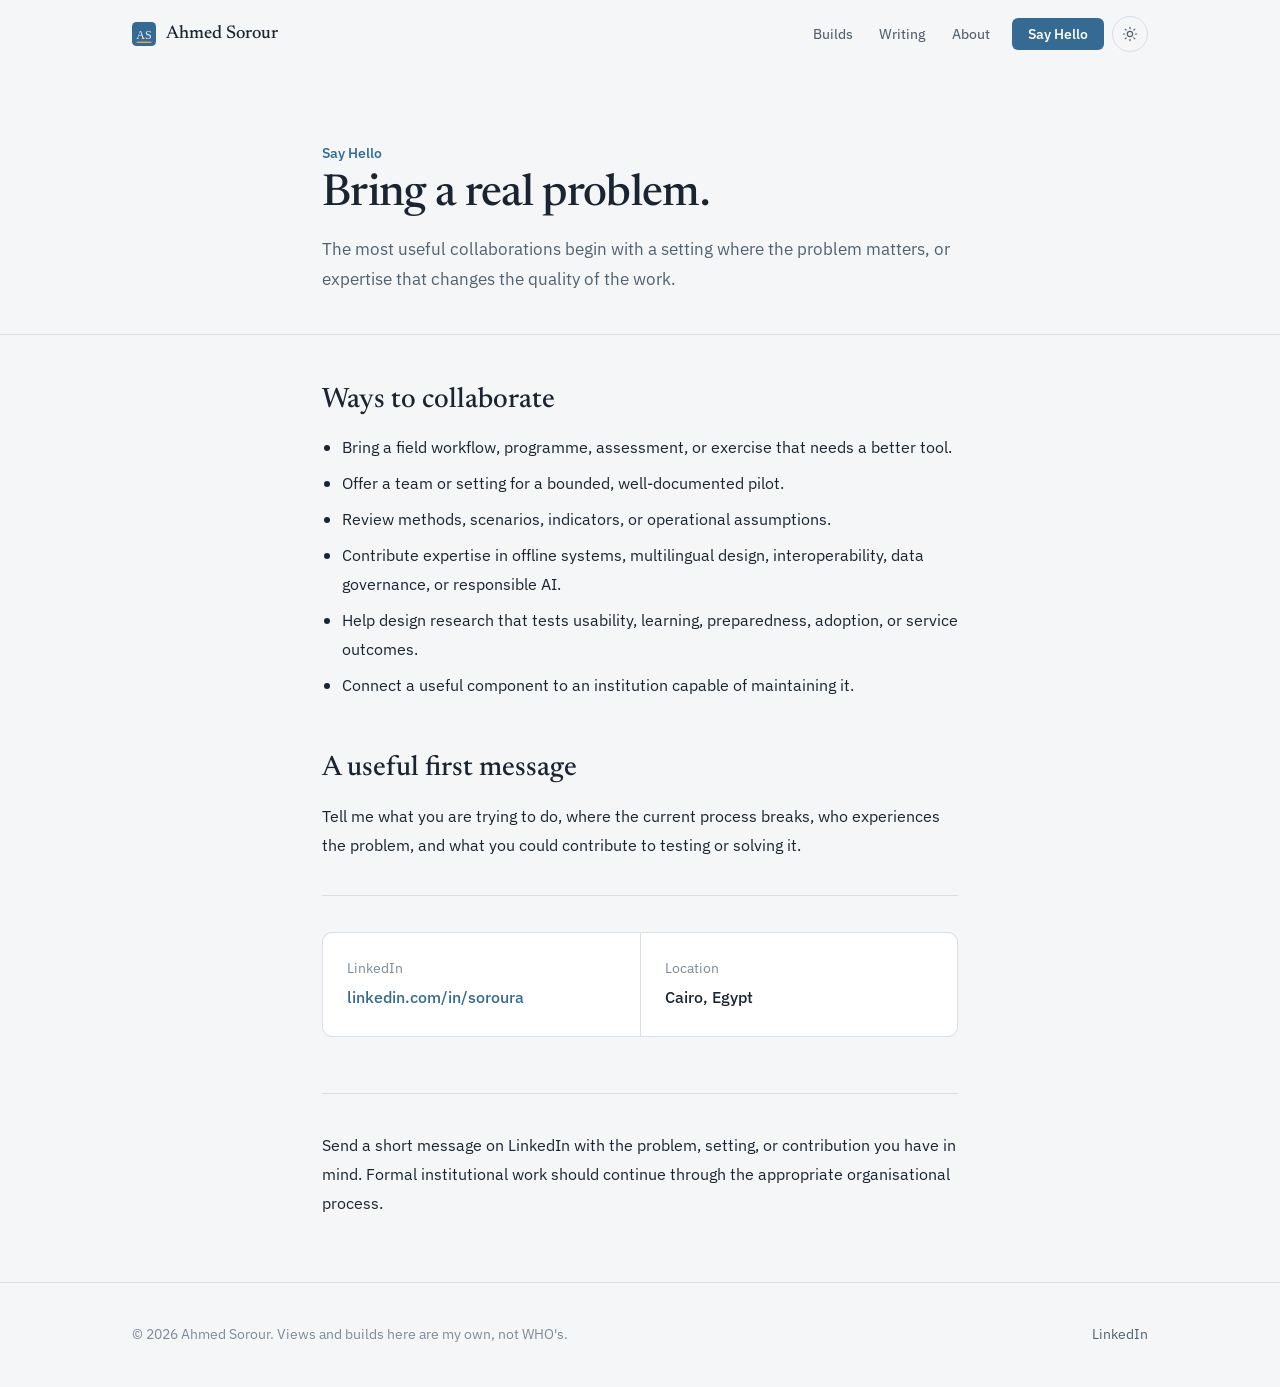
<file: contact.html>
<!DOCTYPE html>
<html lang="en">
<head>
  <!-- Google tag (gtag.js) -->
  <script async src="https://www.googletagmanager.com/gtag/js?id=G-H9W3WGVJL8"></script>
  <script>
    window.dataLayer = window.dataLayer || [];
    function gtag(){dataLayer.push(arguments);}
    gtag('js', new Date());
    gtag('config', 'G-H9W3WGVJL8');
  </script>
  <meta charset="UTF-8">
  <meta name="viewport" content="width=device-width, initial-scale=1.0">
  <script>
    (function () {
      try {
        var t = localStorage.getItem('theme');
        if (t === 'light' || t === 'dark') document.documentElement.setAttribute('data-theme', t);
      } catch (e) {}
    })();
  </script>
  <title>Say Hello | Ahmed Sorour</title>
  <meta name="description" content="Collaborate on practical tools, research, and field problems in emergency care, preparedness, assessment, and health-system improvement.">
  <meta property="og:title" content="Say Hello — Ahmed Sorour">
  <meta property="og:description" content="Bring a real field problem, pilot setting, research question, or specialist contribution.">
  <meta property="og:url" content="https://soroura.org/contact.html">
  <meta name="theme-color" content="#356b93">
  <link rel="canonical" href="https://soroura.org/contact.html">
  <link rel="icon" href="favicon.svg" type="image/svg+xml">
  <link rel="icon" href="favicon.ico" sizes="32x32">
  <link rel="apple-touch-icon" href="apple-touch-icon.png">
  <link rel="preconnect" href="https://fonts.googleapis.com">
  <link rel="preconnect" href="https://fonts.gstatic.com" crossorigin>
  <link rel="stylesheet" href="https://fonts.googleapis.com/css2?family=IBM+Plex+Sans:ital,wght@0,400;0,500;0,600;1,400&family=Newsreader:ital,opsz,wght@0,6..72,400..600;1,6..72,400..500&display=swap">
  <link rel="stylesheet" href="style.css?v=10">
</head>
<body>

  <nav class="site-nav" id="siteNav">
    <div class="container">
      <a href="index.html" class="site-name"><svg width="24" height="24" viewBox="0 0 32 32" aria-hidden="true"><rect width="32" height="32" rx="6" fill="#356b93"/><text x="16" y="22" text-anchor="middle" font-family="Georgia,serif" font-size="16" fill="#f1f5f9">AS</text><rect x="6" y="26" width="20" height="2" rx="1" fill="#e3a845"/></svg>Ahmed Sorour</a>
      <button class="nav-toggle" onclick="document.querySelector('.nav-links').classList.toggle('open')" aria-label="Menu">
        <span></span><span></span><span></span>
      </button>
      <ul class="nav-links">
        <li><a href="builds.html">Builds</a></li>
        <li><a href="writing.html">Writing</a></li>
        <li><a href="about.html">About</a></li>
        <li><a href="contact.html" class="nav-cta active">Say Hello</a></li>
      </ul>
      <button class="theme-toggle" type="button" aria-label="Switch between light and dark theme" title="Switch theme">
        <svg class="icon-sun" viewBox="0 0 24 24" fill="none" stroke="currentColor" stroke-width="1.8" stroke-linecap="round" aria-hidden="true"><circle cx="12" cy="12" r="4"/><path d="M12 2v2M12 20v2M4.9 4.9l1.4 1.4M17.7 17.7l1.4 1.4M2 12h2M20 12h2M4.9 19.1l1.4-1.4M17.7 6.3l1.4-1.4"/></svg>
        <svg class="icon-moon" viewBox="0 0 24 24" fill="none" stroke="currentColor" stroke-width="1.8" stroke-linecap="round" stroke-linejoin="round" aria-hidden="true"><path d="M20 14.5A8 8 0 0 1 9.5 4a8 8 0 1 0 10.5 10.5z"/></svg>
      </button>
    </div>
  </nav>

  <section class="page-header">
    <div class="container--narrow">
      <div class="section-label">Say Hello</div>
      <h1>Bring a real problem.</h1>
      <p class="lead">The most useful collaborations begin with a setting where the problem matters, or expertise that changes the quality of the work.</p>
    </div>
  </section>

  <main class="main">
    <div class="container--narrow">

      <div class="prose">
        <h2>Ways to collaborate</h2>
        <ul>
          <li>Bring a field workflow, programme, assessment, or exercise that needs a better tool.</li>
          <li>Offer a team or setting for a bounded, well-documented pilot.</li>
          <li>Review methods, scenarios, indicators, or operational assumptions.</li>
          <li>Contribute expertise in offline systems, multilingual design, interoperability, data governance, or responsible AI.</li>
          <li>Help design research that tests usability, learning, preparedness, adoption, or service outcomes.</li>
          <li>Connect a useful component to an institution capable of maintaining it.</li>
        </ul>

        <h2>A useful first message</h2>
        <p>Tell me what you are trying to do, where the current process breaks, who experiences the problem, and what you could contribute to testing or solving it.</p>
      </div>

      <hr class="divider">

      <div class="writing-section">
        <div class="contact-grid">
          <div class="contact-card">
            <div class="label">LinkedIn</div>
            <div class="value"><a href="https://linkedin.com/in/soroura" target="_blank" rel="noopener">linkedin.com/in/soroura</a></div>
          </div>
          <div class="contact-card">
            <div class="label">Location</div>
            <div class="value">Cairo, Egypt</div>
          </div>
        </div>
      </div>

      <hr class="divider">

      <div class="prose">
        <p>Send a short message on LinkedIn with the problem, setting, or contribution you have in mind. Formal institutional work should continue through the appropriate organisational process.</p>
      </div>

    </div>
  </main>

  <footer class="site-footer">
    <div class="container">
      <span>&copy; 2026 Ahmed Sorour. Views and builds here are my own, not WHO's.</span>
      <div class="footer-links">
        <a href="https://linkedin.com/in/soroura" target="_blank" rel="noopener">LinkedIn</a>

      </div>
    </div>
  </footer>

  <script>
    (function () {
      var root = document.documentElement;
      var nav = document.getElementById('siteNav');
      window.addEventListener('scroll', function () { nav.classList.toggle('scrolled', window.scrollY > 10); });
      var dark = window.matchMedia('(prefers-color-scheme: dark)');
      function current() { return root.getAttribute('data-theme') || (dark.matches ? 'dark' : 'light'); }
      var btn = document.querySelector('.theme-toggle');
      function label() { btn.setAttribute('aria-pressed', current() === 'dark' ? 'true' : 'false'); }
      if (btn) {
        label();
        btn.addEventListener('click', function () {
          var next = current() === 'dark' ? 'light' : 'dark';
          root.setAttribute('data-theme', next);
          try { localStorage.setItem('theme', next); } catch (e) {}
          label();
        });
      }
      var toggle = document.querySelector('.nav-toggle');
      if (toggle) {
        toggle.setAttribute('aria-expanded', 'false');
        toggle.addEventListener('click', function () {
          toggle.setAttribute('aria-expanded', document.querySelector('.nav-links').classList.contains('open') ? 'true' : 'false');
        });
      }
    })();
  </script>

</body>
</html>
</file>
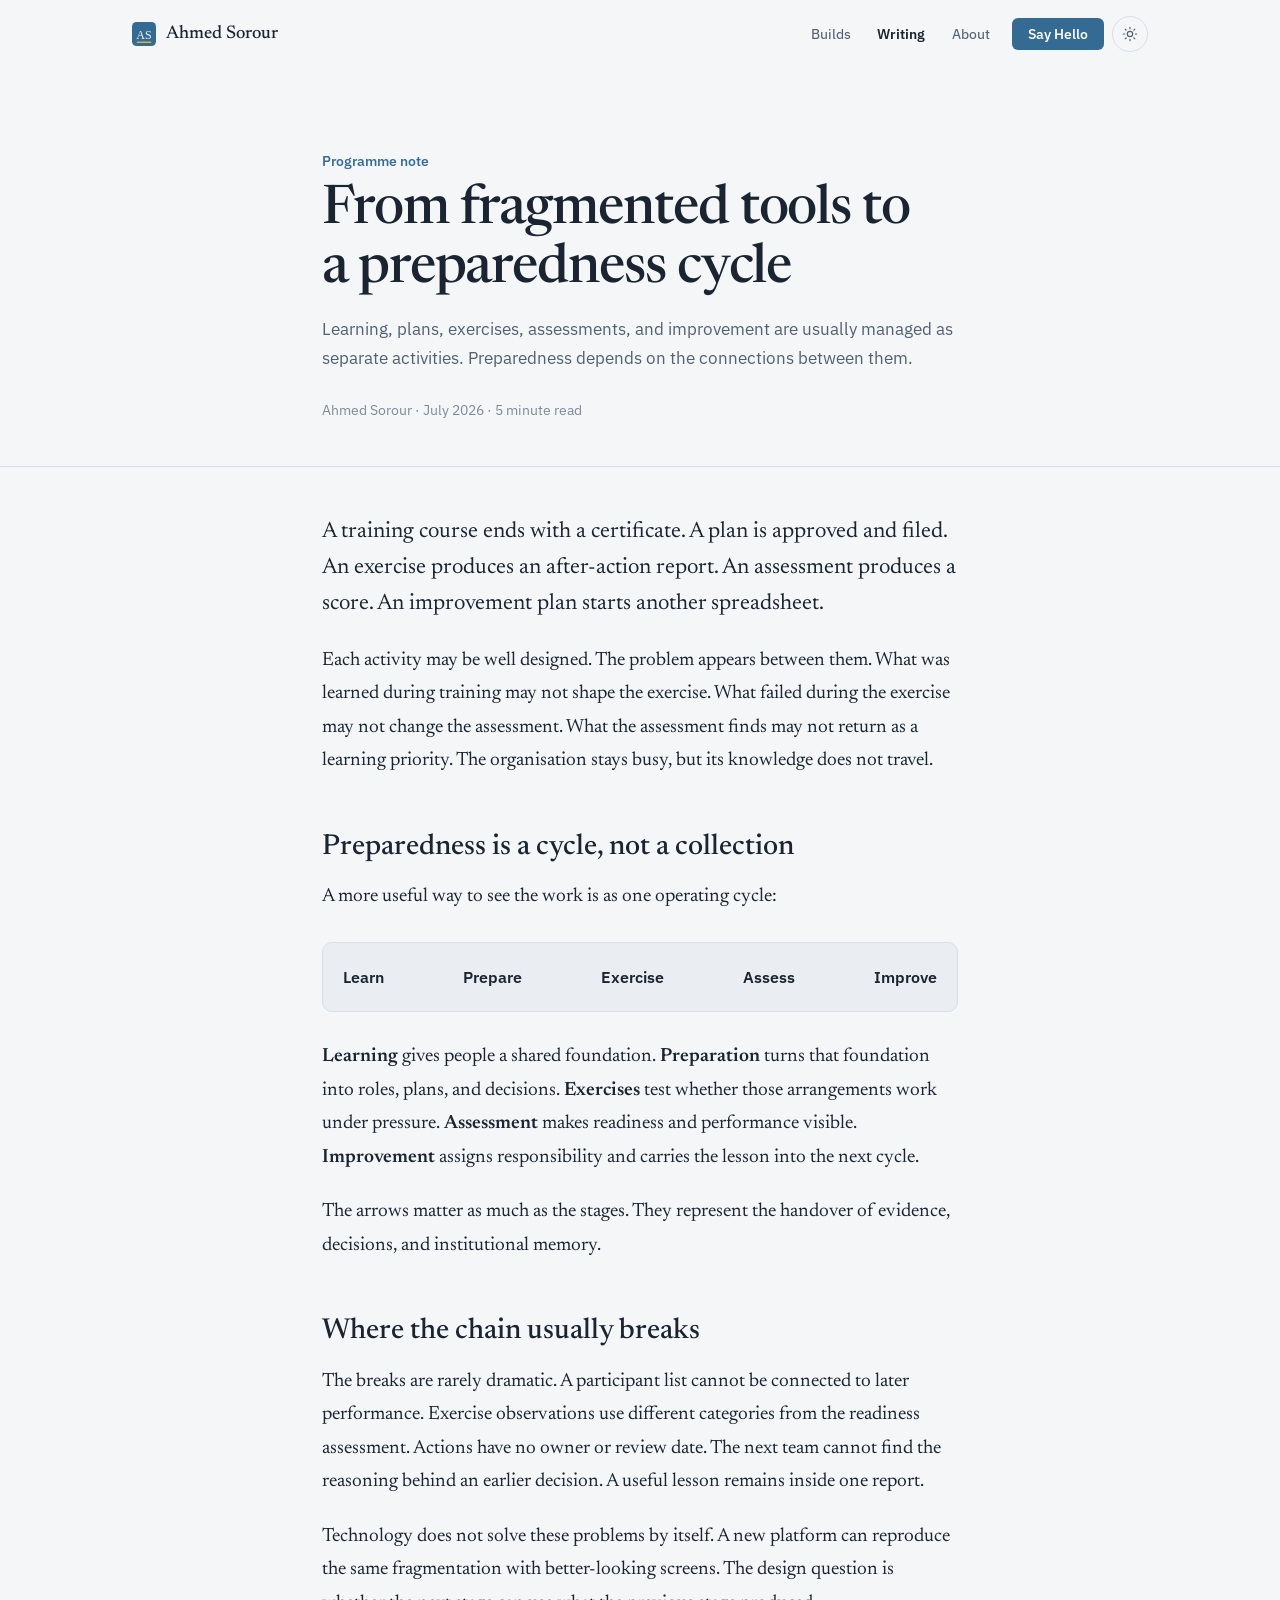
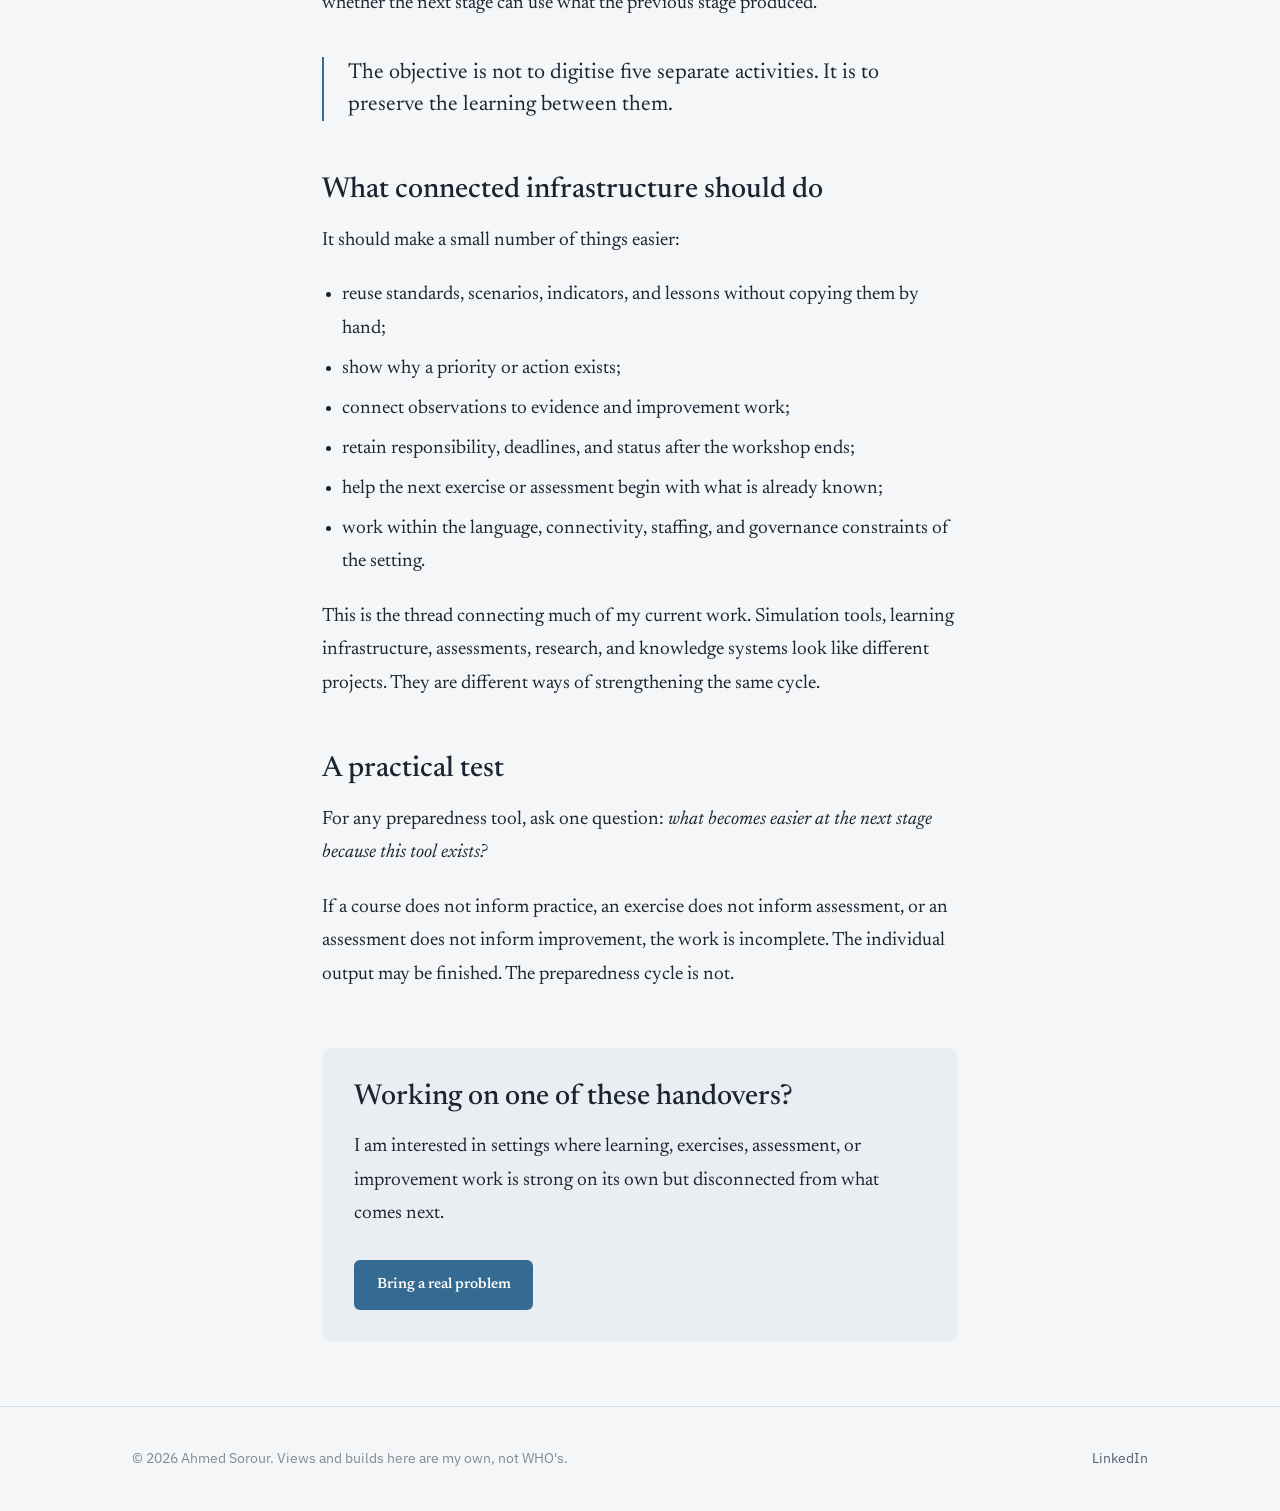
<file: note-preparedness-cycle.html>
<!DOCTYPE html>
<html lang="en">
<head>
  <!-- Google tag (gtag.js) -->
  <script async src="https://www.googletagmanager.com/gtag/js?id=G-H9W3WGVJL8"></script>
  <script>
    window.dataLayer = window.dataLayer || [];
    function gtag(){dataLayer.push(arguments);}
    gtag('js', new Date());
    gtag('config', 'G-H9W3WGVJL8');
  </script>
  <meta charset="UTF-8">
  <meta name="viewport" content="width=device-width, initial-scale=1.0">
  <script>
    (function () {
      try {
        var t = localStorage.getItem('theme');
        if (t === 'light' || t === 'dark') document.documentElement.setAttribute('data-theme', t);
      } catch (e) {}
    })();
  </script>
  <title>From Fragmented Tools to a Preparedness Cycle | Ahmed Sorour</title>
  <meta name="description" content="Why learning, plans, exercises, assessments, and improvement should operate as one preparedness cycle.">
  <meta property="og:title" content="From Fragmented Tools to a Preparedness Cycle">
  <meta property="og:description" content="The missing connections between how health teams learn, prepare, exercise, assess, and improve.">
  <meta property="og:type" content="article">
  <meta property="og:url" content="https://soroura.org/note-preparedness-cycle.html">
  <meta name="theme-color" content="#356b93">
  <link rel="canonical" href="https://soroura.org/note-preparedness-cycle.html">
  <link rel="icon" href="favicon.svg" type="image/svg+xml">
  <link rel="icon" href="favicon.ico" sizes="32x32">
  <link rel="apple-touch-icon" href="apple-touch-icon.png">
  <link rel="preconnect" href="https://fonts.googleapis.com">
  <link rel="preconnect" href="https://fonts.gstatic.com" crossorigin>
  <link rel="stylesheet" href="https://fonts.googleapis.com/css2?family=IBM+Plex+Sans:ital,wght@0,400;0,500;0,600;1,400&family=Newsreader:ital,opsz,wght@0,6..72,400..600;1,6..72,400..500&display=swap">
  <link rel="stylesheet" href="style.css?v=10">
</head>
<body>
  <nav class="site-nav" id="siteNav">
    <div class="container">
      <a href="index.html" class="site-name"><svg width="24" height="24" viewBox="0 0 32 32" aria-hidden="true"><rect width="32" height="32" rx="6" fill="#356b93"/><text x="16" y="22" text-anchor="middle" font-family="Georgia,serif" font-size="16" fill="#f1f5f9">AS</text><rect x="6" y="26" width="20" height="2" rx="1" fill="#e3a845"/></svg>Ahmed Sorour</a>
      <button class="nav-toggle" onclick="document.querySelector('.nav-links').classList.toggle('open')" aria-label="Menu"><span></span><span></span><span></span></button>
      <ul class="nav-links">
        <li><a href="builds.html">Builds</a></li>
        <li><a href="writing.html" class="active">Writing</a></li>
        <li><a href="about.html">About</a></li>
        <li><a href="contact.html" class="nav-cta">Say Hello</a></li>
      </ul>
      <button class="theme-toggle" type="button" aria-label="Switch between light and dark theme" title="Switch theme">
        <svg class="icon-sun" viewBox="0 0 24 24" fill="none" stroke="currentColor" stroke-width="1.8" stroke-linecap="round" aria-hidden="true"><circle cx="12" cy="12" r="4"/><path d="M12 2v2M12 20v2M4.9 4.9l1.4 1.4M17.7 17.7l1.4 1.4M2 12h2M20 12h2M4.9 19.1l1.4-1.4M17.7 6.3l1.4-1.4"/></svg>
        <svg class="icon-moon" viewBox="0 0 24 24" fill="none" stroke="currentColor" stroke-width="1.8" stroke-linecap="round" stroke-linejoin="round" aria-hidden="true"><path d="M20 14.5A8 8 0 0 1 9.5 4a8 8 0 1 0 10.5 10.5z"/></svg>
      </button>
    </div>
  </nav>

  <header class="article-header">
    <div class="container--narrow">
      <div class="section-label">Programme note</div>
      <h1>From fragmented tools to a preparedness cycle</h1>
      <p class="lead">Learning, plans, exercises, assessments, and improvement are usually managed as separate activities. Preparedness depends on the connections between them.</p>
      <div class="article-meta">Ahmed Sorour &middot; July 2026 &middot; 5 minute read</div>
    </div>
  </header>

  <main class="main">
    <article class="container--narrow prose article-body">
      <p>A training course ends with a certificate. A plan is approved and filed. An exercise produces an after-action report. An assessment produces a score. An improvement plan starts another spreadsheet.</p>

      <p>Each activity may be well designed. The problem appears between them. What was learned during training may not shape the exercise. What failed during the exercise may not change the assessment. What the assessment finds may not return as a learning priority. The organisation stays busy, but its knowledge does not travel.</p>

      <h2>Preparedness is a cycle, not a collection</h2>

      <p>A more useful way to see the work is as one operating cycle:</p>

      <div class="article-cycle" aria-label="Learn, Prepare, Exercise, Assess, Improve">
        <span>Learn</span><b></b><span>Prepare</span><b></b><span>Exercise</span><b></b><span>Assess</span><b></b><span>Improve</span>
      </div>

      <p><strong>Learning</strong> gives people a shared foundation. <strong>Preparation</strong> turns that foundation into roles, plans, and decisions. <strong>Exercises</strong> test whether those arrangements work under pressure. <strong>Assessment</strong> makes readiness and performance visible. <strong>Improvement</strong> assigns responsibility and carries the lesson into the next cycle.</p>

      <p>The arrows matter as much as the stages. They represent the handover of evidence, decisions, and institutional memory.</p>

      <h2>Where the chain usually breaks</h2>

      <p>The breaks are rarely dramatic. A participant list cannot be connected to later performance. Exercise observations use different categories from the readiness assessment. Actions have no owner or review date. The next team cannot find the reasoning behind an earlier decision. A useful lesson remains inside one report.</p>

      <p>Technology does not solve these problems by itself. A new platform can reproduce the same fragmentation with better-looking screens. The design question is whether the next stage can use what the previous stage produced.</p>

      <blockquote>The objective is not to digitise five separate activities. It is to preserve the learning between them.</blockquote>

      <h2>What connected infrastructure should do</h2>

      <p>It should make a small number of things easier:</p>

      <ul>
        <li>reuse standards, scenarios, indicators, and lessons without copying them by hand;</li>
        <li>show why a priority or action exists;</li>
        <li>connect observations to evidence and improvement work;</li>
        <li>retain responsibility, deadlines, and status after the workshop ends;</li>
        <li>help the next exercise or assessment begin with what is already known;</li>
        <li>work within the language, connectivity, staffing, and governance constraints of the setting.</li>
      </ul>

      <p>This is the thread connecting much of my current work. Simulation tools, learning infrastructure, assessments, research, and knowledge systems look like different projects. They are different ways of strengthening the same cycle.</p>

      <h2>A practical test</h2>

      <p>For any preparedness tool, ask one question: <em>what becomes easier at the next stage because this tool exists?</em></p>

      <p>If a course does not inform practice, an exercise does not inform assessment, or an assessment does not inform improvement, the work is incomplete. The individual output may be finished. The preparedness cycle is not.</p>

      <div class="article-invitation">
        <h2>Working on one of these handovers?</h2>
        <p>I am interested in settings where learning, exercises, assessment, or improvement work is strong on its own but disconnected from what comes next.</p>
        <a href="contact.html" class="btn-primary">Bring a real problem</a>
      </div>
    </article>
  </main>

  <footer class="site-footer"><div class="container"><span>&copy; 2026 Ahmed Sorour. Views and builds here are my own, not WHO's.</span><div class="footer-links"><a href="https://linkedin.com/in/soroura" target="_blank" rel="noopener">LinkedIn</a></div></div></footer>
  <script>
    (function () {
      var root = document.documentElement;
      var nav = document.getElementById('siteNav');
      window.addEventListener('scroll', function () { nav.classList.toggle('scrolled', window.scrollY > 10); });
      var dark = window.matchMedia('(prefers-color-scheme: dark)');
      function current() { return root.getAttribute('data-theme') || (dark.matches ? 'dark' : 'light'); }
      var btn = document.querySelector('.theme-toggle');
      function label() { btn.setAttribute('aria-pressed', current() === 'dark' ? 'true' : 'false'); }
      if (btn) {
        label();
        btn.addEventListener('click', function () {
          var next = current() === 'dark' ? 'light' : 'dark';
          root.setAttribute('data-theme', next);
          try { localStorage.setItem('theme', next); } catch (e) {}
          label();
        });
      }
      var toggle = document.querySelector('.nav-toggle');
      if (toggle) {
        toggle.setAttribute('aria-expanded', 'false');
        toggle.addEventListener('click', function () {
          toggle.setAttribute('aria-expanded', document.querySelector('.nav-links').classList.contains('open') ? 'true' : 'false');
        });
      }
    })();
  </script>
</body>
</html>
</file>
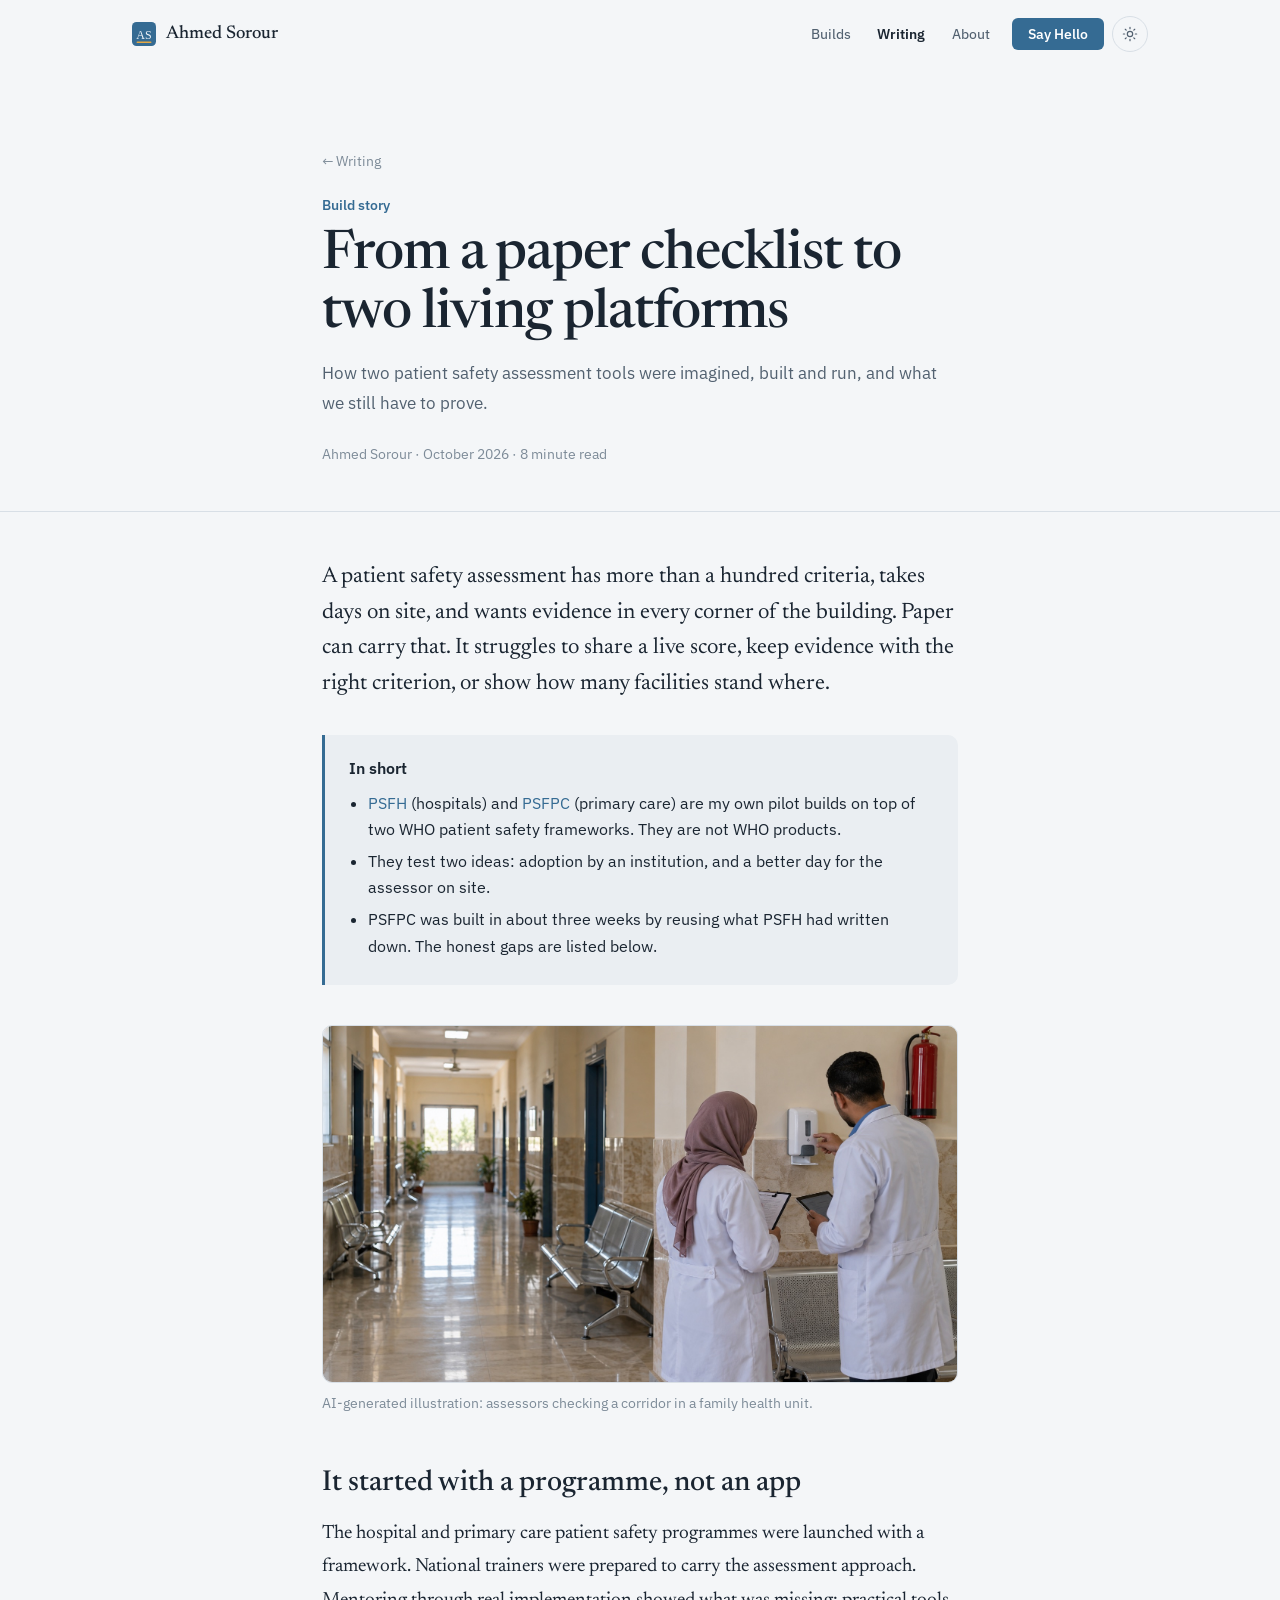
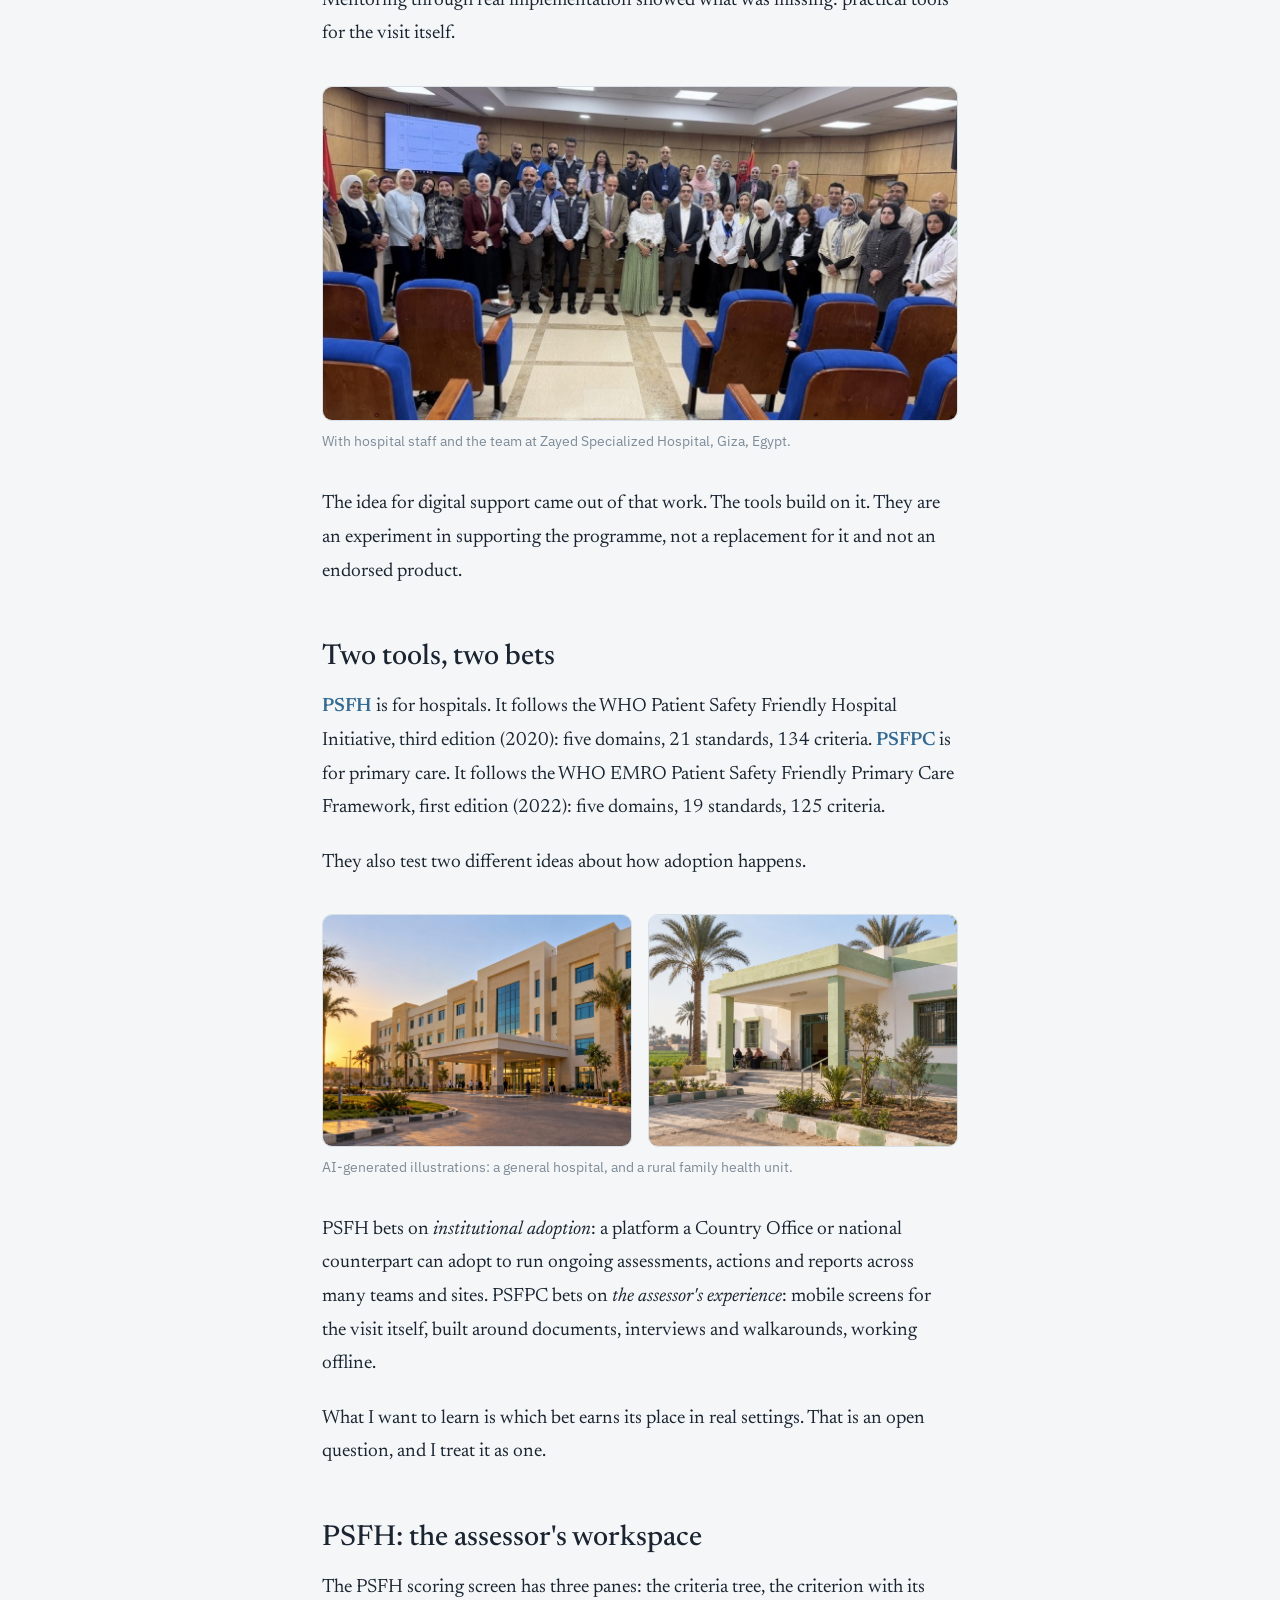
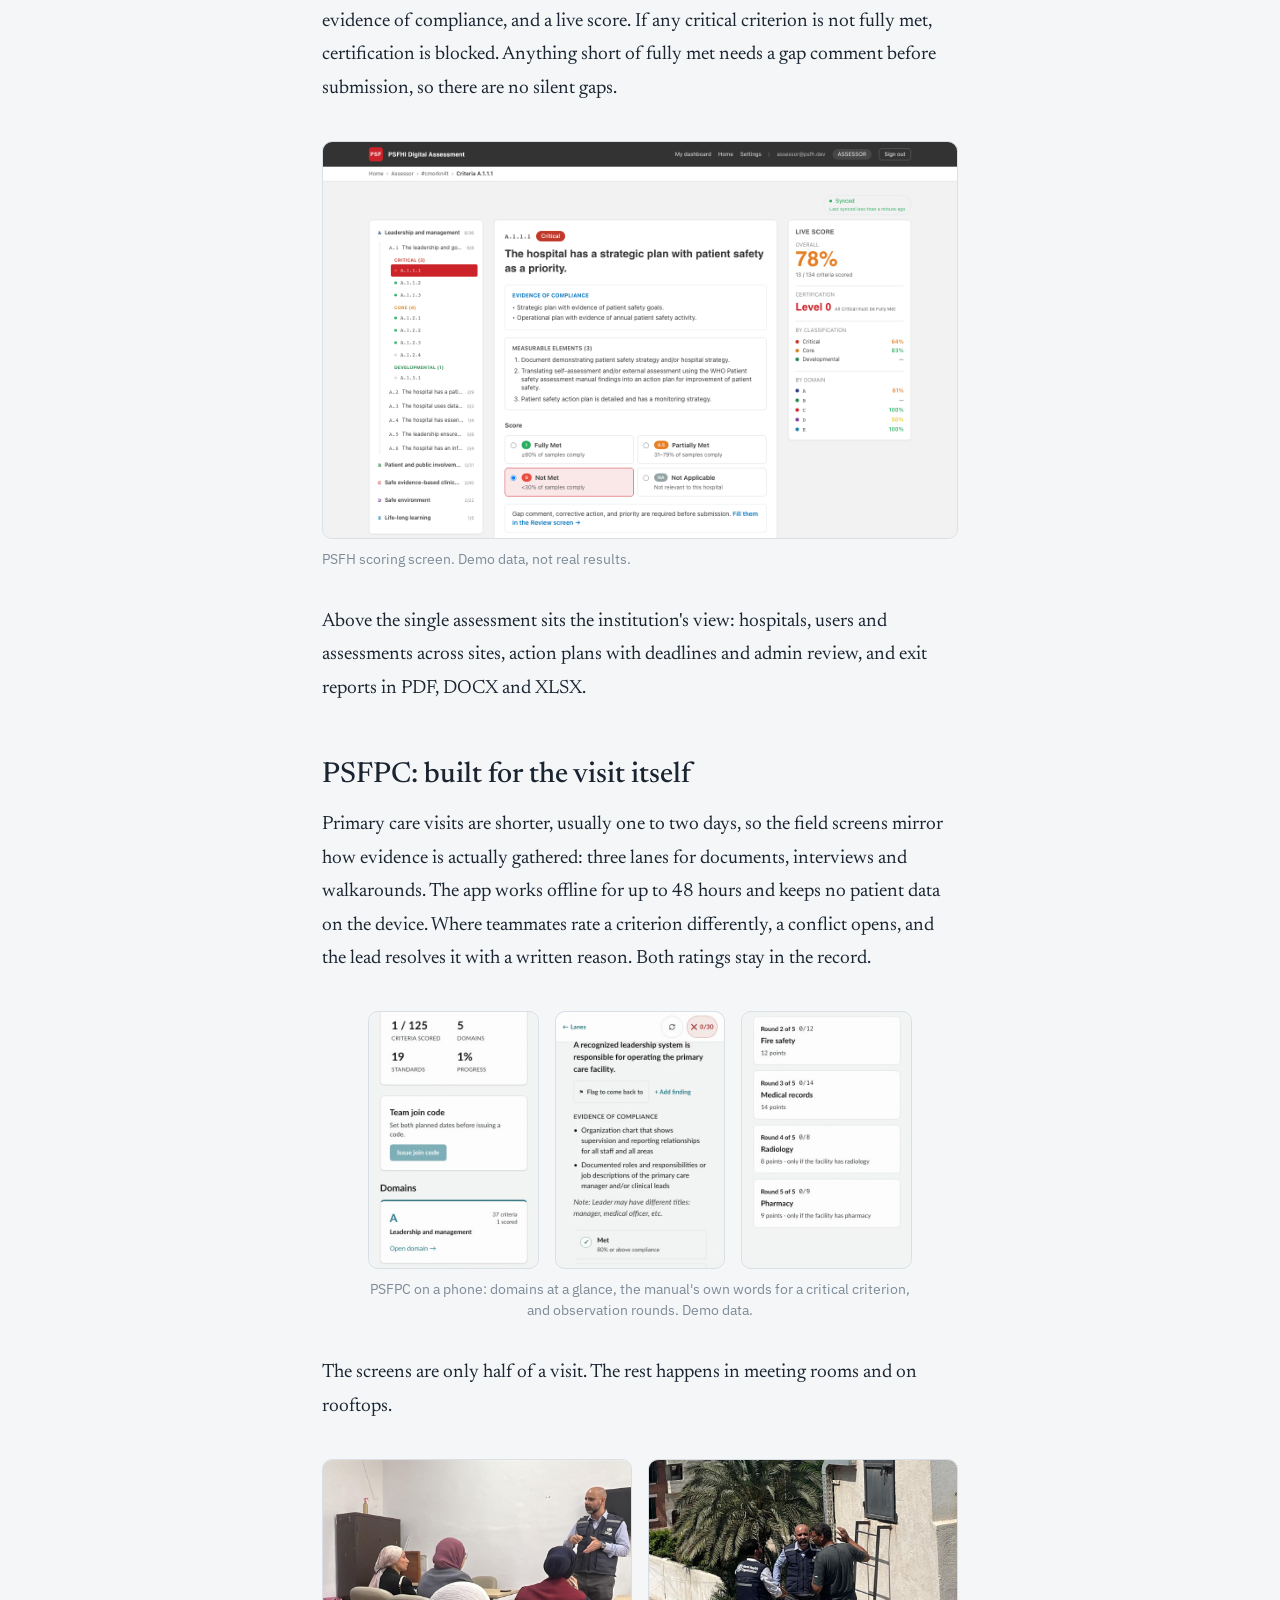
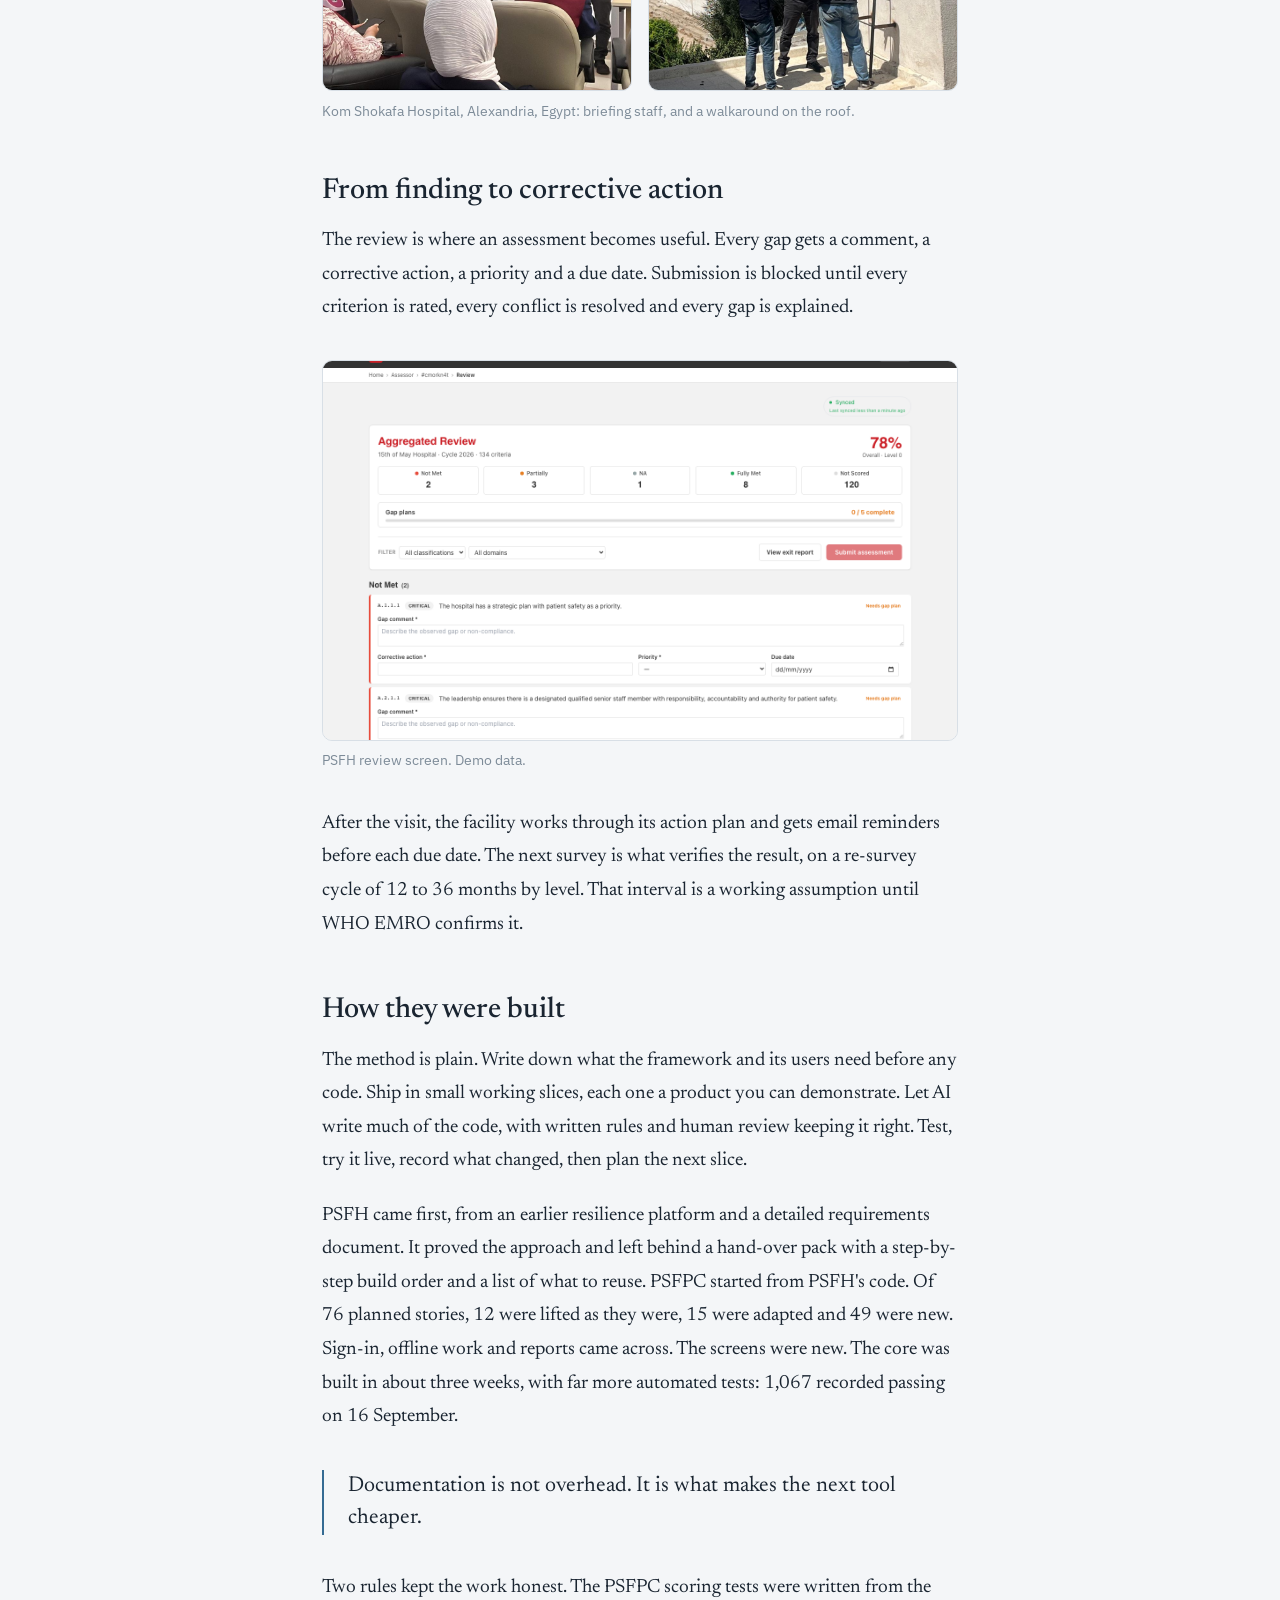
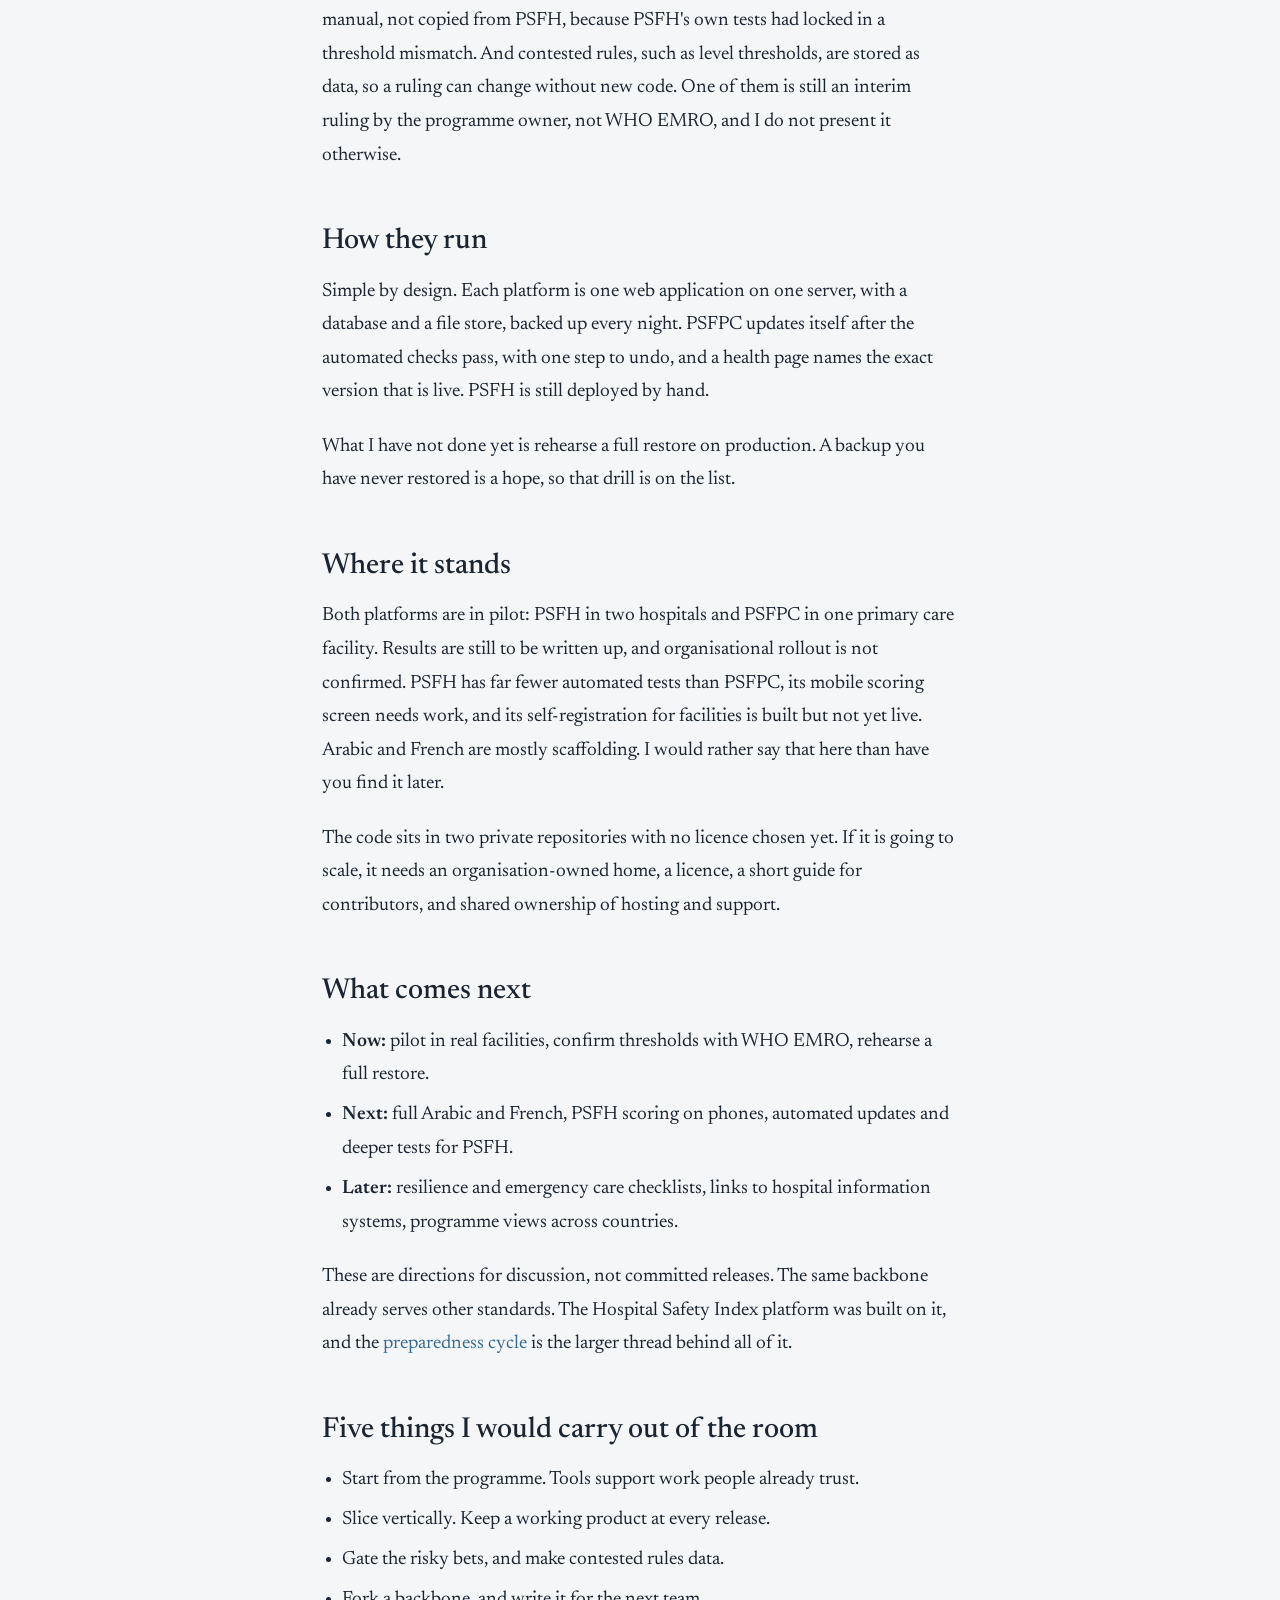
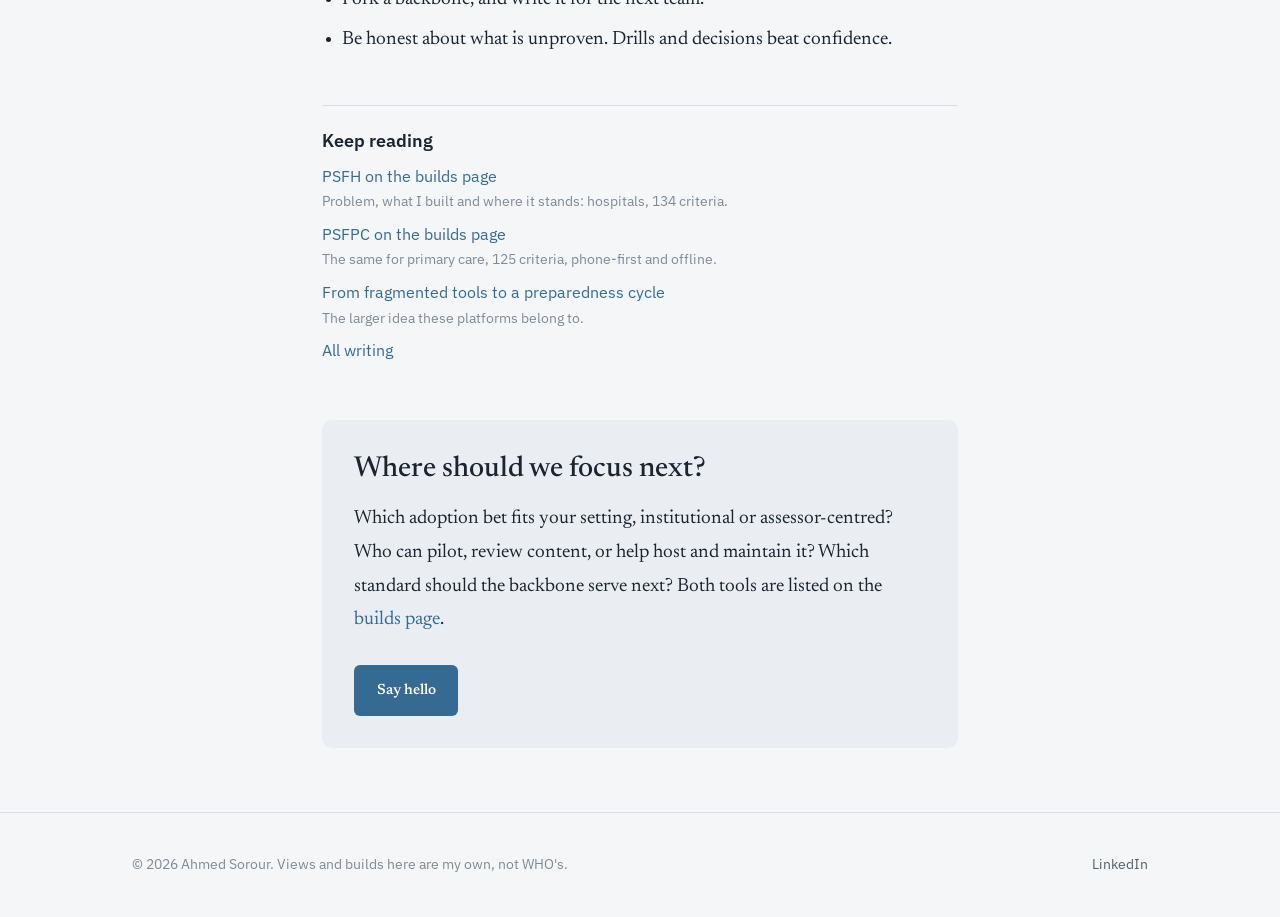
<file: note-psfh-psfpc-story.html>
<!DOCTYPE html>
<html lang="en">
<head>
  <!-- Google tag (gtag.js) -->
  <script async src="https://www.googletagmanager.com/gtag/js?id=G-H9W3WGVJL8"></script>
  <script>
    window.dataLayer = window.dataLayer || [];
    function gtag(){dataLayer.push(arguments);}
    gtag('js', new Date());
    gtag('config', 'G-H9W3WGVJL8');
  </script>
  <meta charset="UTF-8">
  <meta name="viewport" content="width=device-width, initial-scale=1.0">
  <script>
    (function () {
      try {
        var t = localStorage.getItem('theme');
        if (t === 'light' || t === 'dark') document.documentElement.setAttribute('data-theme', t);
      } catch (e) {}
    })();
  </script>
  <title>From a Paper Checklist to Two Living Platforms | Ahmed Sorour</title>
  <meta name="description" content="How two patient safety assessment tools, PSFH and PSFPC, were imagined, built and run, and what is still unproven.">
  <meta property="og:title" content="From a paper checklist to two living platforms">
  <meta property="og:description" content="The story of PSFH and PSFPC: two bets on how digital tools get adopted in patient safety assessment.">
  <meta property="og:type" content="article">
  <meta property="og:url" content="https://soroura.org/note-psfh-psfpc-story.html">
  <meta property="og:image" content="https://soroura.org/story-psf-cover-illustration.jpg">
  <meta name="theme-color" content="#356b93">
  <link rel="canonical" href="https://soroura.org/note-psfh-psfpc-story.html">
  <link rel="icon" href="favicon.svg" type="image/svg+xml">
  <link rel="icon" href="favicon.ico" sizes="32x32">
  <link rel="apple-touch-icon" href="apple-touch-icon.png">
  <link rel="preconnect" href="https://fonts.googleapis.com">
  <link rel="preconnect" href="https://fonts.gstatic.com" crossorigin>
  <link rel="stylesheet" href="https://fonts.googleapis.com/css2?family=IBM+Plex+Sans:ital,wght@0,400;0,500;0,600;1,400&family=Newsreader:ital,opsz,wght@0,6..72,400..600;1,6..72,400..500&display=swap">
  <link rel="stylesheet" href="style.css?v=10">
</head>
<body>
  <nav class="site-nav" id="siteNav">
    <div class="container">
      <a href="index.html" class="site-name"><svg width="24" height="24" viewBox="0 0 32 32" aria-hidden="true"><rect width="32" height="32" rx="6" fill="#356b93"/><text x="16" y="22" text-anchor="middle" font-family="Georgia,serif" font-size="16" fill="#f1f5f9">AS</text><rect x="6" y="26" width="20" height="2" rx="1" fill="#e3a845"/></svg>Ahmed Sorour</a>
      <button class="nav-toggle" onclick="document.querySelector('.nav-links').classList.toggle('open')" aria-label="Menu"><span></span><span></span><span></span></button>
      <ul class="nav-links">
        <li><a href="builds.html">Builds</a></li>
        <li><a href="writing.html" class="active">Writing</a></li>
        <li><a href="about.html">About</a></li>
        <li><a href="contact.html" class="nav-cta">Say Hello</a></li>
      </ul>
      <button class="theme-toggle" type="button" aria-label="Switch between light and dark theme" title="Switch theme">
        <svg class="icon-sun" viewBox="0 0 24 24" fill="none" stroke="currentColor" stroke-width="1.8" stroke-linecap="round" aria-hidden="true"><circle cx="12" cy="12" r="4"/><path d="M12 2v2M12 20v2M4.9 4.9l1.4 1.4M17.7 17.7l1.4 1.4M2 12h2M20 12h2M4.9 19.1l1.4-1.4M17.7 6.3l1.4-1.4"/></svg>
        <svg class="icon-moon" viewBox="0 0 24 24" fill="none" stroke="currentColor" stroke-width="1.8" stroke-linecap="round" stroke-linejoin="round" aria-hidden="true"><path d="M20 14.5A8 8 0 0 1 9.5 4a8 8 0 1 0 10.5 10.5z"/></svg>
      </button>
    </div>
  </nav>

  <header class="article-header">
    <div class="container--narrow">
      <div class="article-crumb"><a href="writing.html">&larr; Writing</a></div>
      <div class="section-label">Build story</div>
      <h1>From a paper checklist to two living platforms</h1>
      <p class="lead">How two patient safety assessment tools were imagined, built and run, and what we still have to prove.</p>
      <div class="article-meta">Ahmed Sorour &middot; October 2026 &middot; 8 minute read</div>
    </div>
  </header>

  <main class="main">
    <article class="container--narrow prose article-body">
      <p>A patient safety assessment has more than a hundred criteria, takes days on site, and wants evidence in every corner of the building. Paper can carry that. It struggles to share a live score, keep evidence with the right criterion, or show how many facilities stand where.</p>

      <div class="article-summary">
        <p class="summary-title">In short</p>
        <ul>
          <li><a href="builds.html#psfh">PSFH</a> (hospitals) and <a href="builds.html#psfpc">PSFPC</a> (primary care) are my own pilot builds on top of two WHO patient safety frameworks. They are not WHO products.</li>
          <li>They test two ideas: adoption by an institution, and a better day for the assessor on site.</li>
          <li>PSFPC was built in about three weeks by reusing what PSFH had written down. The honest gaps are listed below.</li>
        </ul>
      </div>

      <figure class="article-figure">
        <img src="story-psf-scene-illustration.jpg" alt="Two assessors in white coats checking a hand-sanitiser dispenser in the corridor of an Egyptian family health unit" loading="lazy">
        <figcaption>AI-generated illustration: assessors checking a corridor in a family health unit.</figcaption>
      </figure>

      <h2>It started with a programme, not an app</h2>

      <p>The hospital and primary care patient safety programmes were launched with a framework. National trainers were prepared to carry the assessment approach. Mentoring through real implementation showed what was missing: practical tools for the visit itself.</p>

      <figure class="article-figure">
        <img src="story-psf-zayed-team.jpg" alt="Group photo of the assessment team and hospital staff in an auditorium at Zayed Specialized Hospital, Giza" loading="lazy">
        <figcaption>With hospital staff and the team at Zayed Specialized Hospital, Giza, Egypt.</figcaption>
      </figure>

      <p>The idea for digital support came out of that work. The tools build on it. They are an experiment in supporting the programme, not a replacement for it and not an endorsed product.</p>


      <h2>Two tools, two bets</h2>

      <p><strong><a href="builds.html#psfh">PSFH</a></strong> is for hospitals. It follows the WHO Patient Safety Friendly Hospital Initiative, third edition (2020): five domains, 21 standards, 134 criteria. <strong><a href="builds.html#psfpc">PSFPC</a></strong> is for primary care. It follows the WHO EMRO Patient Safety Friendly Primary Care Framework, first edition (2022): five domains, 19 standards, 125 criteria.</p>

      <p>They also test two different ideas about how adoption happens.</p>

      <div class="article-figure">
        <div class="figure-row">
          <img src="story-psf-hospital-illustration.jpg" alt="Exterior of an Egyptian public general hospital at golden hour" loading="lazy">
          <img src="story-psf-clinic-illustration.jpg" alt="Exterior of a rural family health unit in the Nile Delta" loading="lazy">
        </div>
        <figcaption>AI-generated illustrations: a general hospital, and a rural family health unit.</figcaption>
      </div>

      <p>PSFH bets on <em>institutional adoption</em>: a platform a Country Office or national counterpart can adopt to run ongoing assessments, actions and reports across many teams and sites. PSFPC bets on <em>the assessor's experience</em>: mobile screens for the visit itself, built around documents, interviews and walkarounds, working offline.</p>

      <p>What I want to learn is which bet earns its place in real settings. That is an open question, and I treat it as one.</p>

      <h2>PSFH: the assessor's workspace</h2>

      <p>The PSFH scoring screen has three panes: the criteria tree, the criterion with its evidence of compliance, and a live score. If any critical criterion is not fully met, certification is blocked. Anything short of fully met needs a gap comment before submission, so there are no silent gaps.</p>

      <figure class="article-figure">
        <img src="story-psfh-scoring.png" alt="PSFH scoring screen with criteria tree, criterion detail and live score sidebar" loading="lazy">
        <figcaption>PSFH scoring screen. Demo data, not real results.</figcaption>
      </figure>

      <p>Above the single assessment sits the institution's view: hospitals, users and assessments across sites, action plans with deadlines and admin review, and exit reports in PDF, DOCX and XLSX.</p>

      <h2>PSFPC: built for the visit itself</h2>

      <p>Primary care visits are shorter, usually one to two days, so the field screens mirror how evidence is actually gathered: three lanes for documents, interviews and walkarounds. The app works offline for up to 48 hours and keeps no patient data on the device. Where teammates rate a criterion differently, a conflict opens, and the lead resolves it with a written reason. Both ratings stay in the record.</p>

      <figure class="article-figure">
        <div class="figure-row figure-row--phones">
          <img src="story-psfpc-domains.png" alt="Phone screen showing the five domains and progress" loading="lazy">
          <img src="story-psfpc-criterion.png" alt="Phone screen showing a critical criterion with the manual's evidence of compliance" loading="lazy">
          <img src="story-psfpc-observation.png" alt="Phone screen showing observation rounds" loading="lazy">
        </div>
        <figcaption>PSFPC on a phone: domains at a glance, the manual's own words for a critical criterion, and observation rounds. Demo data.</figcaption>
      </figure>

      <p>The screens are only half of a visit. The rest happens in meeting rooms and on rooftops.</p>

      <figure class="article-figure">
        <div class="figure-row">
          <img src="story-psf-kom-shokafa-session.jpg" alt="An assessor in a WHO vest briefing staff seated in a meeting room at Kom Shokafa Hospital" loading="lazy">
          <img class="crop-low" src="story-psf-kom-shokafa-walkaround.jpg" alt="Assessors in WHO vests talking with a member of facility staff on a hospital roof in Alexandria" loading="lazy">
        </div>
        <figcaption>Kom Shokafa Hospital, Alexandria, Egypt: briefing staff, and a walkaround on the roof.</figcaption>
      </figure>

      <h2>From finding to corrective action</h2>

      <p>The review is where an assessment becomes useful. Every gap gets a comment, a corrective action, a priority and a due date. Submission is blocked until every criterion is rated, every conflict is resolved and every gap is explained.</p>

      <figure class="article-figure">
        <img src="story-psfh-review.png" alt="PSFH review screen listing Not Met criteria, each with a gap comment, corrective action, priority and due date" loading="lazy">
        <figcaption>PSFH review screen. Demo data.</figcaption>
      </figure>

      <p>After the visit, the facility works through its action plan and gets email reminders before each due date. The next survey is what verifies the result, on a re-survey cycle of 12 to 36 months by level. That interval is a working assumption until WHO EMRO confirms it.</p>

      <h2>How they were built</h2>

      <p>The method is plain. Write down what the framework and its users need before any code. Ship in small working slices, each one a product you can demonstrate. Let AI write much of the code, with written rules and human review keeping it right. Test, try it live, record what changed, then plan the next slice.</p>

      <p>PSFH came first, from an earlier resilience platform and a detailed requirements document. It proved the approach and left behind a hand-over pack with a step-by-step build order and a list of what to reuse. PSFPC started from PSFH's code. Of 76 planned stories, 12 were lifted as they were, 15 were adapted and 49 were new. Sign-in, offline work and reports came across. The screens were new. The core was built in about three weeks, with far more automated tests: 1,067 recorded passing on 16 September.</p>

      <blockquote>Documentation is not overhead. It is what makes the next tool cheaper.</blockquote>

      <p>Two rules kept the work honest. The PSFPC scoring tests were written from the manual, not copied from PSFH, because PSFH's own tests had locked in a threshold mismatch. And contested rules, such as level thresholds, are stored as data, so a ruling can change without new code. One of them is still an interim ruling by the programme owner, not WHO EMRO, and I do not present it otherwise.</p>

      <h2>How they run</h2>

      <p>Simple by design. Each platform is one web application on one server, with a database and a file store, backed up every night. PSFPC updates itself after the automated checks pass, with one step to undo, and a health page names the exact version that is live. PSFH is still deployed by hand.</p>

      <p>What I have not done yet is rehearse a full restore on production. A backup you have never restored is a hope, so that drill is on the list.</p>

      <h2>Where it stands</h2>

      <p>Both platforms are in pilot: PSFH in two hospitals and PSFPC in one primary care facility. Results are still to be written up, and organisational rollout is not confirmed. PSFH has far fewer automated tests than PSFPC, its mobile scoring screen needs work, and its self-registration for facilities is built but not yet live. Arabic and French are mostly scaffolding. I would rather say that here than have you find it later.</p>

      <p>The code sits in two private repositories with no licence chosen yet. If it is going to scale, it needs an organisation-owned home, a licence, a short guide for contributors, and shared ownership of hosting and support.</p>

      <h2>What comes next</h2>

      <ul>
        <li><strong>Now:</strong> pilot in real facilities, confirm thresholds with WHO EMRO, rehearse a full restore.</li>
        <li><strong>Next:</strong> full Arabic and French, PSFH scoring on phones, automated updates and deeper tests for PSFH.</li>
        <li><strong>Later:</strong> resilience and emergency care checklists, links to hospital information systems, programme views across countries.</li>
      </ul>

      <p>These are directions for discussion, not committed releases. The same backbone already serves other standards. The Hospital Safety Index platform was built on it, and the <a href="note-preparedness-cycle.html">preparedness cycle</a> is the larger thread behind all of it.</p>

      <h2>Five things I would carry out of the room</h2>

      <ul>
        <li>Start from the programme. Tools support work people already trust.</li>
        <li>Slice vertically. Keep a working product at every release.</li>
        <li>Gate the risky bets, and make contested rules data.</li>
        <li>Fork a backbone, and write it for the next team.</li>
        <li>Be honest about what is unproven. Drills and decisions beat confidence.</li>
      </ul>

      <aside class="article-related" aria-label="Related">
        <h2>Keep reading</h2>
        <ul>
          <li><a href="builds.html#psfh">PSFH on the builds page</a><span>Problem, what I built and where it stands: hospitals, 134 criteria.</span></li>
          <li><a href="builds.html#psfpc">PSFPC on the builds page</a><span>The same for primary care, 125 criteria, phone-first and offline.</span></li>
          <li><a href="note-preparedness-cycle.html">From fragmented tools to a preparedness cycle</a><span>The larger idea these platforms belong to.</span></li>
          <li><a href="writing.html">All writing</a></li>
        </ul>
      </aside>

      <div class="article-invitation">
        <h2>Where should we focus next?</h2>
        <p>Which adoption bet fits your setting, institutional or assessor-centred? Who can pilot, review content, or help host and maintain it? Which standard should the backbone serve next? Both tools are listed on the <a href="builds.html">builds page</a>.</p>
        <a href="contact.html" class="btn-primary">Say hello</a>
      </div>
    </article>
  </main>

  <footer class="site-footer"><div class="container"><span>&copy; 2026 Ahmed Sorour. Views and builds here are my own, not WHO's.</span><div class="footer-links"><a href="https://linkedin.com/in/soroura" target="_blank" rel="noopener">LinkedIn</a></div></div></footer>
  <script>
    (function () {
      var root = document.documentElement;
      var nav = document.getElementById('siteNav');
      window.addEventListener('scroll', function () { nav.classList.toggle('scrolled', window.scrollY > 10); });
      var dark = window.matchMedia('(prefers-color-scheme: dark)');
      function current() { return root.getAttribute('data-theme') || (dark.matches ? 'dark' : 'light'); }
      var btn = document.querySelector('.theme-toggle');
      function label() { btn.setAttribute('aria-pressed', current() === 'dark' ? 'true' : 'false'); }
      if (btn) {
        label();
        btn.addEventListener('click', function () {
          var next = current() === 'dark' ? 'light' : 'dark';
          root.setAttribute('data-theme', next);
          try { localStorage.setItem('theme', next); } catch (e) {}
          label();
        });
      }
      var toggle = document.querySelector('.nav-toggle');
      if (toggle) {
        toggle.setAttribute('aria-expanded', 'false');
        toggle.addEventListener('click', function () {
          toggle.setAttribute('aria-expanded', document.querySelector('.nav-links').classList.contains('open') ? 'true' : 'false');
        });
      }
    })();
  </script>
</body>
</html>
</file>
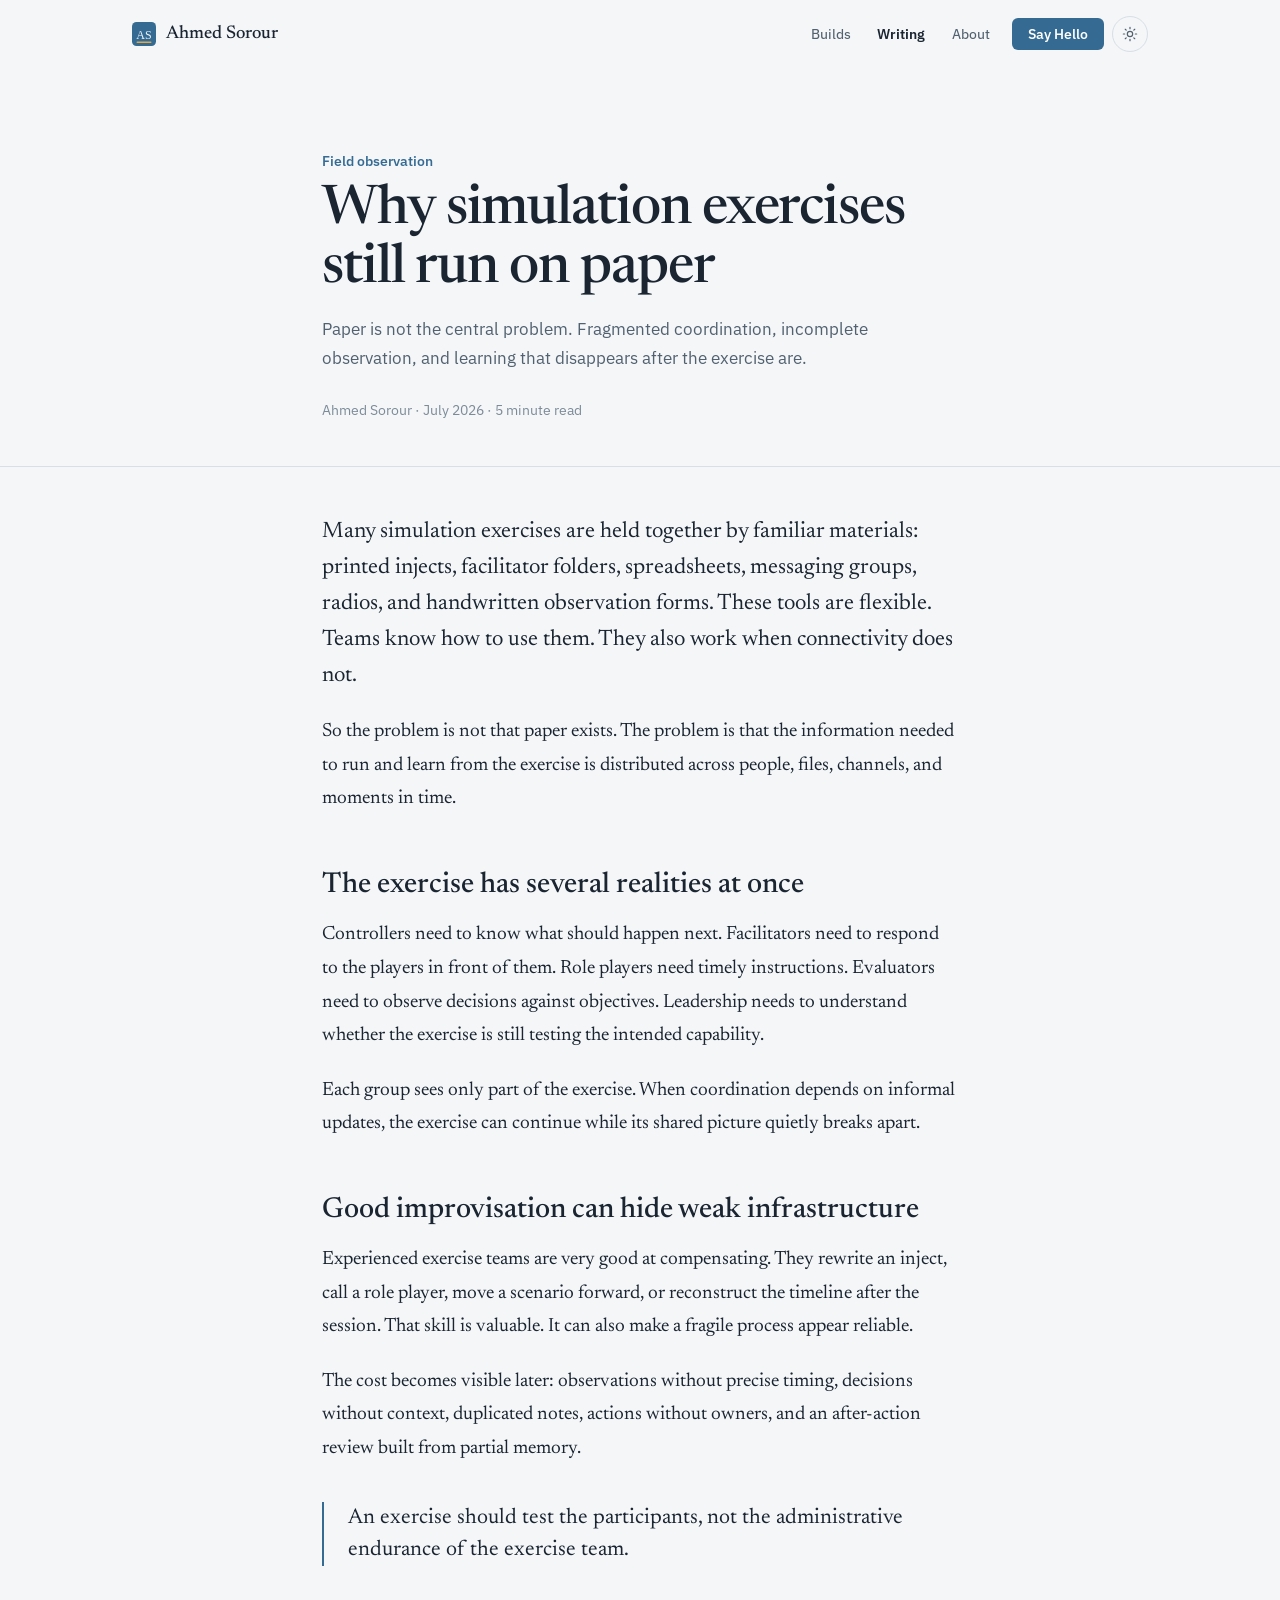
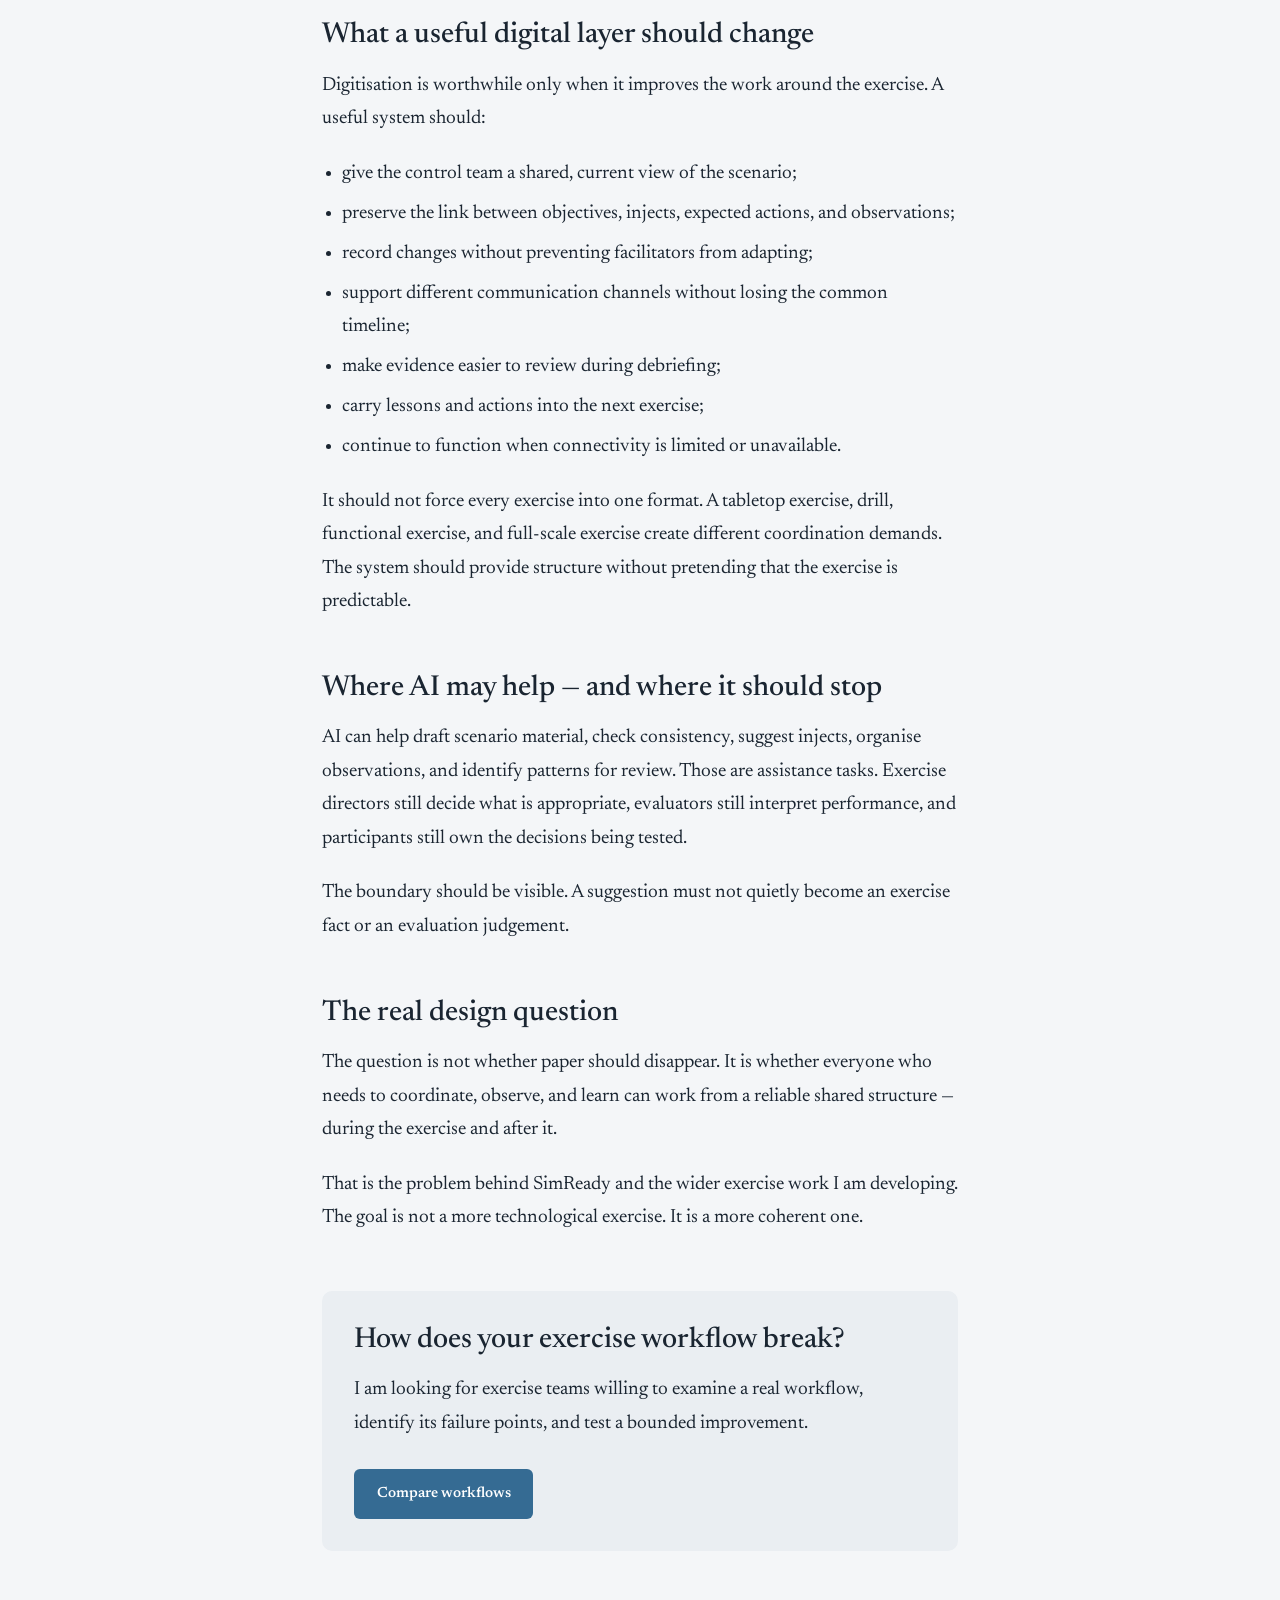
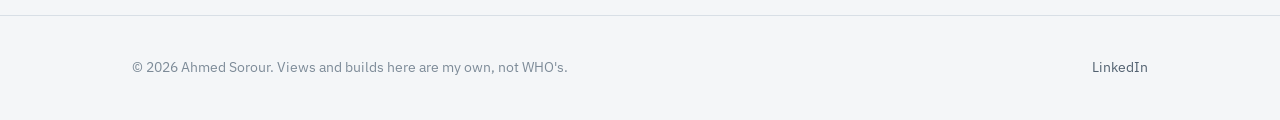
<file: note-simulation-paper.html>
<!DOCTYPE html>
<html lang="en">
<head>
  <!-- Google tag (gtag.js) -->
  <script async src="https://www.googletagmanager.com/gtag/js?id=G-H9W3WGVJL8"></script>
  <script>
    window.dataLayer = window.dataLayer || [];
    function gtag(){dataLayer.push(arguments);}
    gtag('js', new Date());
    gtag('config', 'G-H9W3WGVJL8');
  </script>
  <meta charset="UTF-8">
  <meta name="viewport" content="width=device-width, initial-scale=1.0">
  <script>
    (function () {
      try {
        var t = localStorage.getItem('theme');
        if (t === 'light' || t === 'dark') document.documentElement.setAttribute('data-theme', t);
      } catch (e) {}
    })();
  </script>
  <title>Why Simulation Exercises Still Run on Paper | Ahmed Sorour</title>
  <meta name="description" content="Paper is not the central problem in simulation exercises. Fragmented coordination and lost learning are.">
  <meta property="og:title" content="Why Simulation Exercises Still Run on Paper">
  <meta property="og:description" content="The deeper problem behind paper-based exercises is fragmented coordination and learning that is difficult to preserve.">
  <meta property="og:type" content="article">
  <meta property="og:url" content="https://soroura.org/note-simulation-paper.html">
  <meta name="theme-color" content="#356b93">
  <link rel="canonical" href="https://soroura.org/note-simulation-paper.html">
  <link rel="icon" href="favicon.svg" type="image/svg+xml">
  <link rel="icon" href="favicon.ico" sizes="32x32">
  <link rel="apple-touch-icon" href="apple-touch-icon.png">
  <link rel="preconnect" href="https://fonts.googleapis.com">
  <link rel="preconnect" href="https://fonts.gstatic.com" crossorigin>
  <link rel="stylesheet" href="https://fonts.googleapis.com/css2?family=IBM+Plex+Sans:ital,wght@0,400;0,500;0,600;1,400&family=Newsreader:ital,opsz,wght@0,6..72,400..600;1,6..72,400..500&display=swap">
  <link rel="stylesheet" href="style.css?v=10">
</head>
<body>
  <nav class="site-nav" id="siteNav">
    <div class="container">
      <a href="index.html" class="site-name"><svg width="24" height="24" viewBox="0 0 32 32" aria-hidden="true"><rect width="32" height="32" rx="6" fill="#356b93"/><text x="16" y="22" text-anchor="middle" font-family="Georgia,serif" font-size="16" fill="#f1f5f9">AS</text><rect x="6" y="26" width="20" height="2" rx="1" fill="#e3a845"/></svg>Ahmed Sorour</a>
      <button class="nav-toggle" onclick="document.querySelector('.nav-links').classList.toggle('open')" aria-label="Menu"><span></span><span></span><span></span></button>
      <ul class="nav-links"><li><a href="builds.html">Builds</a></li><li><a href="writing.html" class="active">Writing</a></li><li><a href="about.html">About</a></li><li><a href="contact.html" class="nav-cta">Say Hello</a></li></ul>
      <button class="theme-toggle" type="button" aria-label="Switch between light and dark theme" title="Switch theme">
        <svg class="icon-sun" viewBox="0 0 24 24" fill="none" stroke="currentColor" stroke-width="1.8" stroke-linecap="round" aria-hidden="true"><circle cx="12" cy="12" r="4"/><path d="M12 2v2M12 20v2M4.9 4.9l1.4 1.4M17.7 17.7l1.4 1.4M2 12h2M20 12h2M4.9 19.1l1.4-1.4M17.7 6.3l1.4-1.4"/></svg>
        <svg class="icon-moon" viewBox="0 0 24 24" fill="none" stroke="currentColor" stroke-width="1.8" stroke-linecap="round" stroke-linejoin="round" aria-hidden="true"><path d="M20 14.5A8 8 0 0 1 9.5 4a8 8 0 1 0 10.5 10.5z"/></svg>
      </button>
    </div>
  </nav>

  <header class="article-header">
    <div class="container--narrow">
      <div class="section-label">Field observation</div>
      <h1>Why simulation exercises still run on paper</h1>
      <p class="lead">Paper is not the central problem. Fragmented coordination, incomplete observation, and learning that disappears after the exercise are.</p>
      <div class="article-meta">Ahmed Sorour &middot; July 2026 &middot; 5 minute read</div>
    </div>
  </header>

  <main class="main">
    <article class="container--narrow prose article-body">
      <p>Many simulation exercises are held together by familiar materials: printed injects, facilitator folders, spreadsheets, messaging groups, radios, and handwritten observation forms. These tools are flexible. Teams know how to use them. They also work when connectivity does not.</p>

      <p>So the problem is not that paper exists. The problem is that the information needed to run and learn from the exercise is distributed across people, files, channels, and moments in time.</p>

      <h2>The exercise has several realities at once</h2>

      <p>Controllers need to know what should happen next. Facilitators need to respond to the players in front of them. Role players need timely instructions. Evaluators need to observe decisions against objectives. Leadership needs to understand whether the exercise is still testing the intended capability.</p>

      <p>Each group sees only part of the exercise. When coordination depends on informal updates, the exercise can continue while its shared picture quietly breaks apart.</p>

      <h2>Good improvisation can hide weak infrastructure</h2>

      <p>Experienced exercise teams are very good at compensating. They rewrite an inject, call a role player, move a scenario forward, or reconstruct the timeline after the session. That skill is valuable. It can also make a fragile process appear reliable.</p>

      <p>The cost becomes visible later: observations without precise timing, decisions without context, duplicated notes, actions without owners, and an after-action review built from partial memory.</p>

      <blockquote>An exercise should test the participants, not the administrative endurance of the exercise team.</blockquote>

      <h2>What a useful digital layer should change</h2>

      <p>Digitisation is worthwhile only when it improves the work around the exercise. A useful system should:</p>

      <ul>
        <li>give the control team a shared, current view of the scenario;</li>
        <li>preserve the link between objectives, injects, expected actions, and observations;</li>
        <li>record changes without preventing facilitators from adapting;</li>
        <li>support different communication channels without losing the common timeline;</li>
        <li>make evidence easier to review during debriefing;</li>
        <li>carry lessons and actions into the next exercise;</li>
        <li>continue to function when connectivity is limited or unavailable.</li>
      </ul>

      <p>It should not force every exercise into one format. A tabletop exercise, drill, functional exercise, and full-scale exercise create different coordination demands. The system should provide structure without pretending that the exercise is predictable.</p>

      <h2>Where AI may help — and where it should stop</h2>

      <p>AI can help draft scenario material, check consistency, suggest injects, organise observations, and identify patterns for review. Those are assistance tasks. Exercise directors still decide what is appropriate, evaluators still interpret performance, and participants still own the decisions being tested.</p>

      <p>The boundary should be visible. A suggestion must not quietly become an exercise fact or an evaluation judgement.</p>

      <h2>The real design question</h2>

      <p>The question is not whether paper should disappear. It is whether everyone who needs to coordinate, observe, and learn can work from a reliable shared structure — during the exercise and after it.</p>

      <p>That is the problem behind SimReady and the wider exercise work I am developing. The goal is not a more technological exercise. It is a more coherent one.</p>

      <div class="article-invitation">
        <h2>How does your exercise workflow break?</h2>
        <p>I am looking for exercise teams willing to examine a real workflow, identify its failure points, and test a bounded improvement.</p>
        <a href="contact.html" class="btn-primary">Compare workflows</a>
      </div>
    </article>
  </main>

  <footer class="site-footer"><div class="container"><span>&copy; 2026 Ahmed Sorour. Views and builds here are my own, not WHO's.</span><div class="footer-links"><a href="https://linkedin.com/in/soroura" target="_blank" rel="noopener">LinkedIn</a></div></div></footer>
  <script>
    (function () {
      var root = document.documentElement;
      var nav = document.getElementById('siteNav');
      window.addEventListener('scroll', function () { nav.classList.toggle('scrolled', window.scrollY > 10); });
      var dark = window.matchMedia('(prefers-color-scheme: dark)');
      function current() { return root.getAttribute('data-theme') || (dark.matches ? 'dark' : 'light'); }
      var btn = document.querySelector('.theme-toggle');
      function label() { btn.setAttribute('aria-pressed', current() === 'dark' ? 'true' : 'false'); }
      if (btn) {
        label();
        btn.addEventListener('click', function () {
          var next = current() === 'dark' ? 'light' : 'dark';
          root.setAttribute('data-theme', next);
          try { localStorage.setItem('theme', next); } catch (e) {}
          label();
        });
      }
      var toggle = document.querySelector('.nav-toggle');
      if (toggle) {
        toggle.setAttribute('aria-expanded', 'false');
        toggle.addEventListener('click', function () {
          toggle.setAttribute('aria-expanded', document.querySelector('.nav-links').classList.contains('open') ? 'true' : 'false');
        });
      }
    })();
  </script>
</body>
</html>
</file>
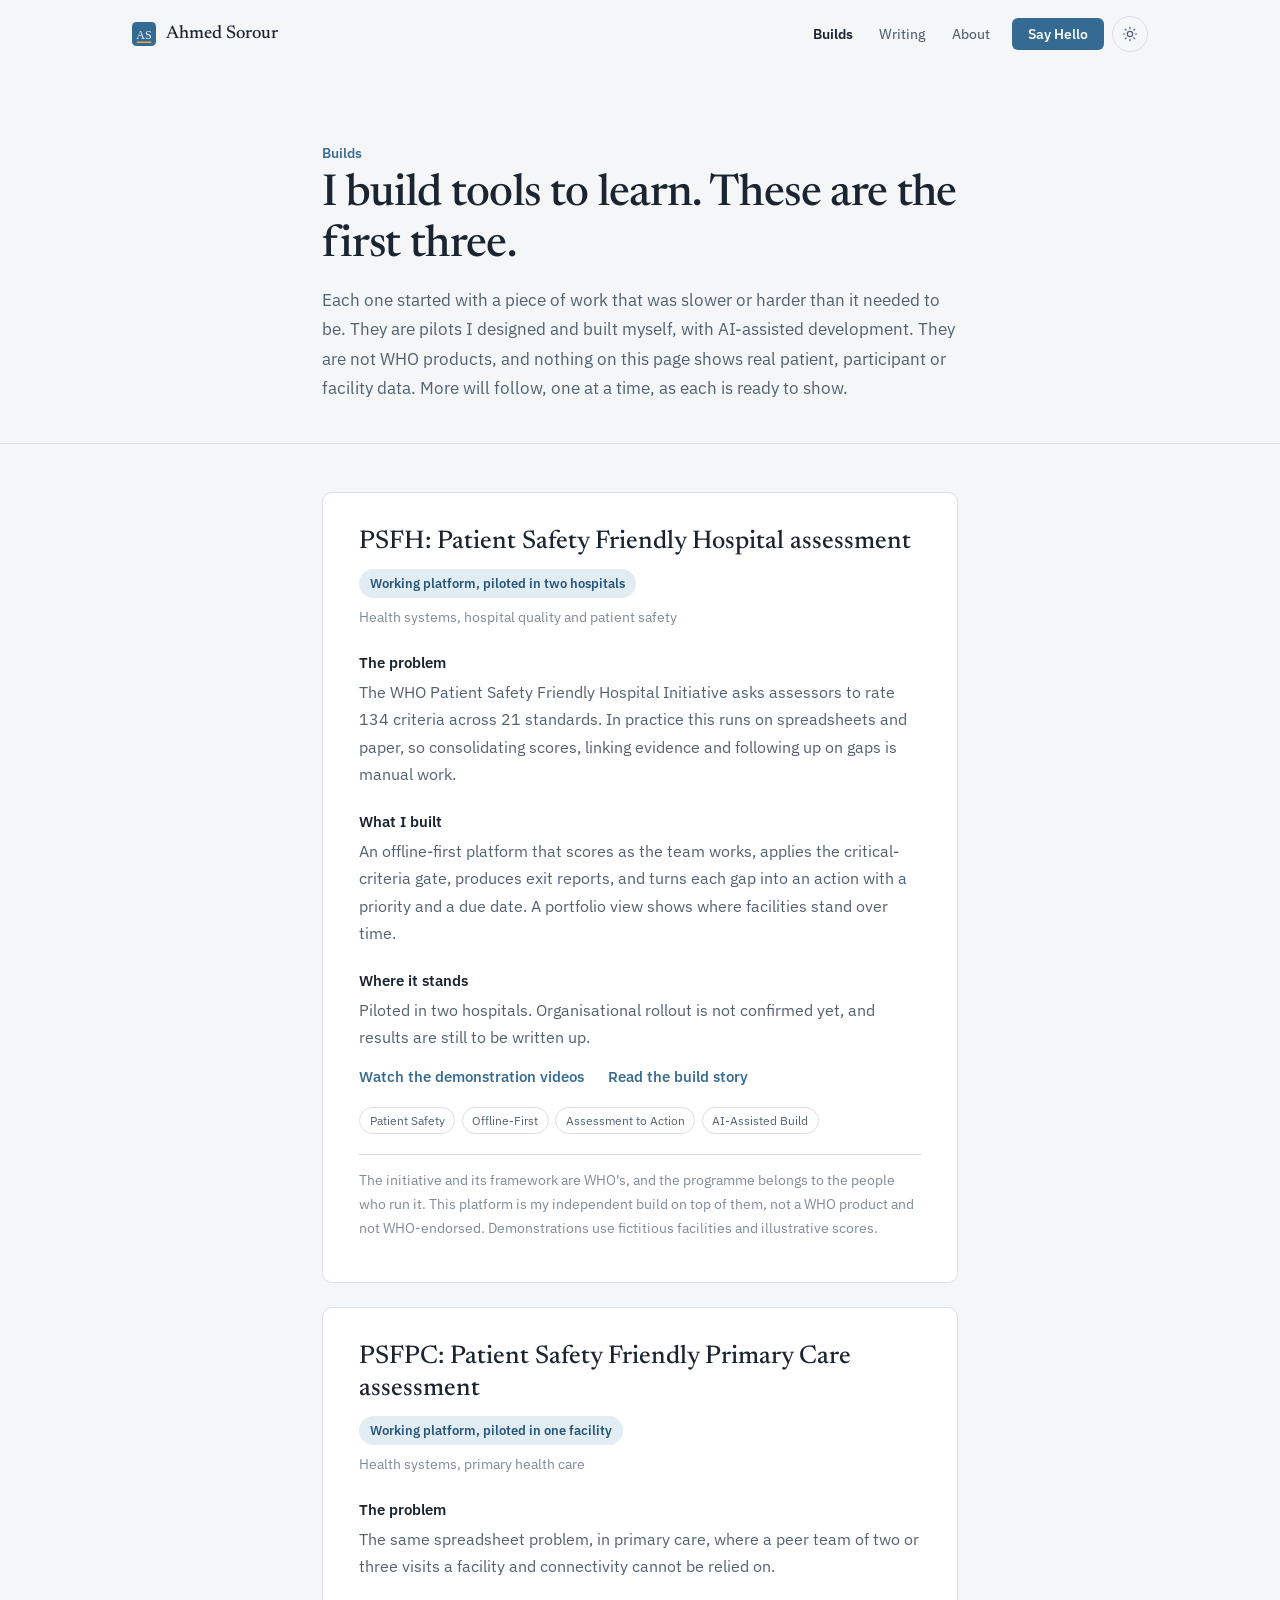
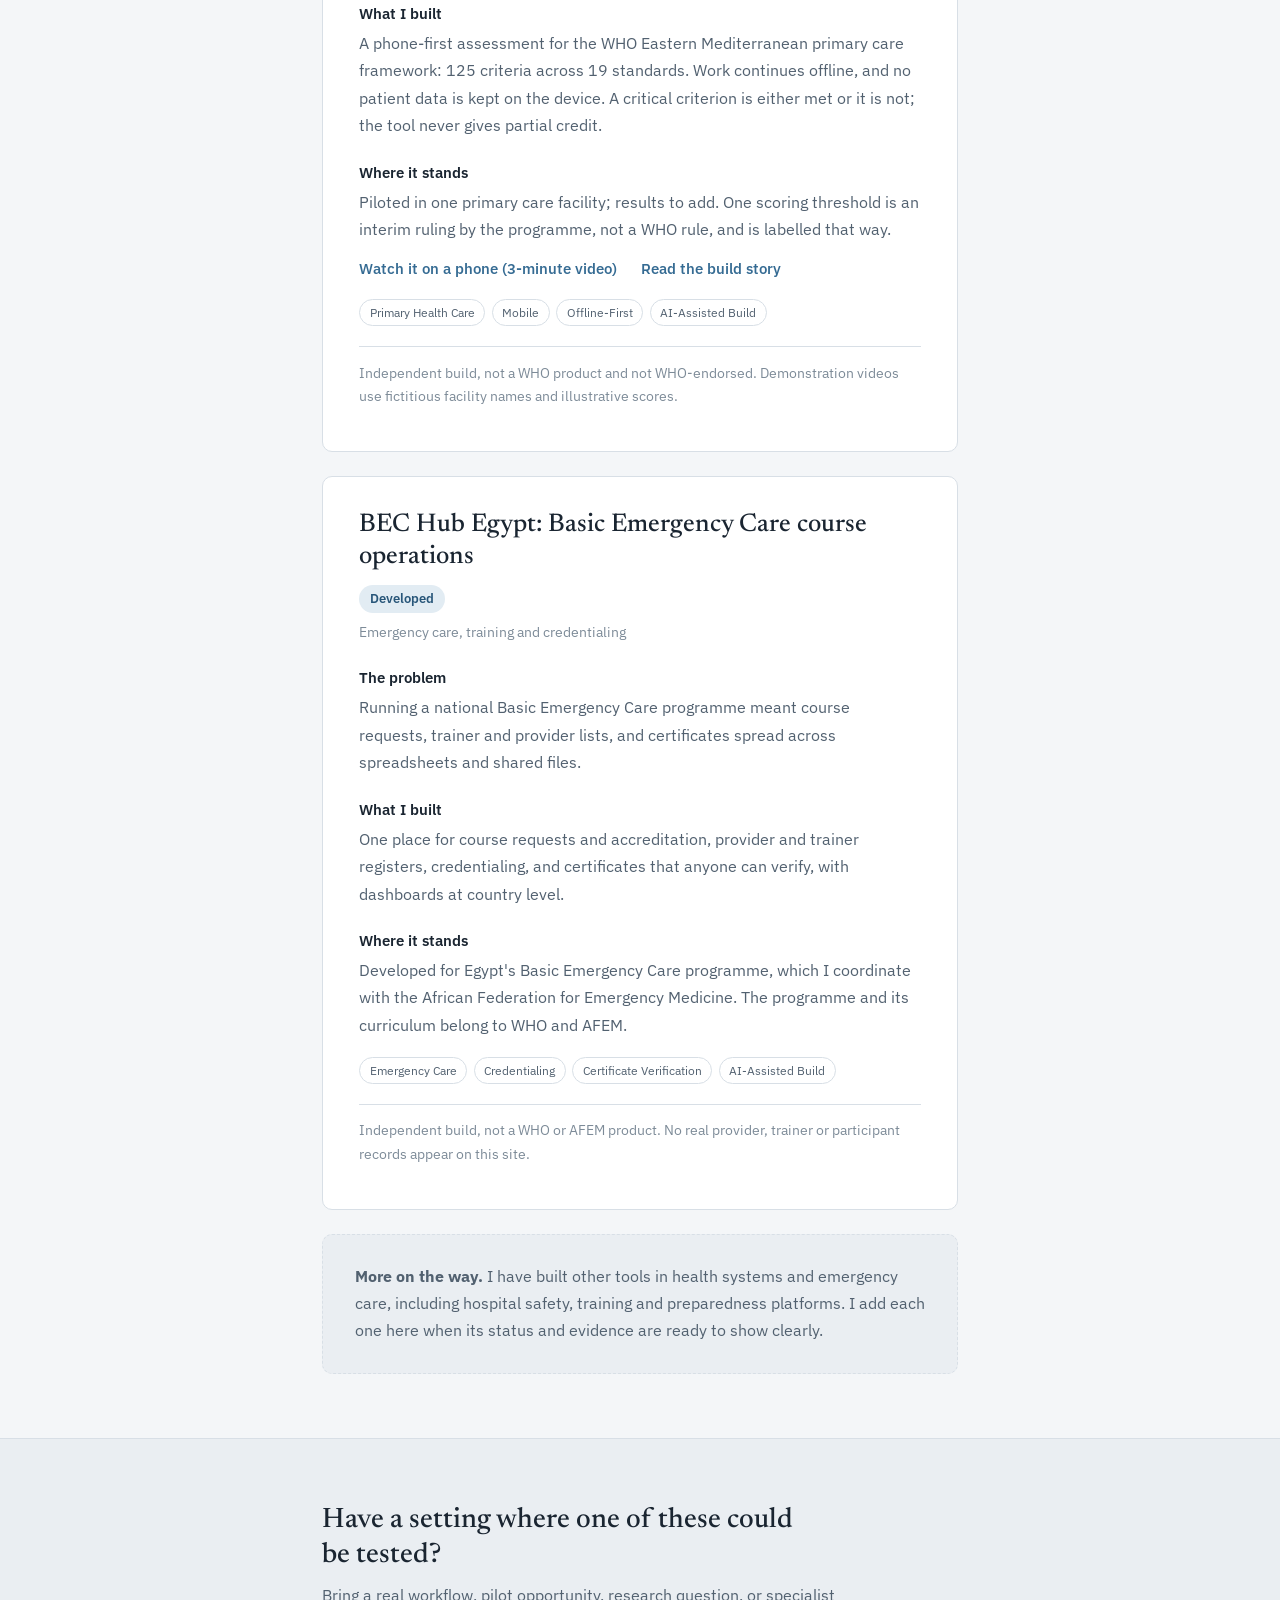
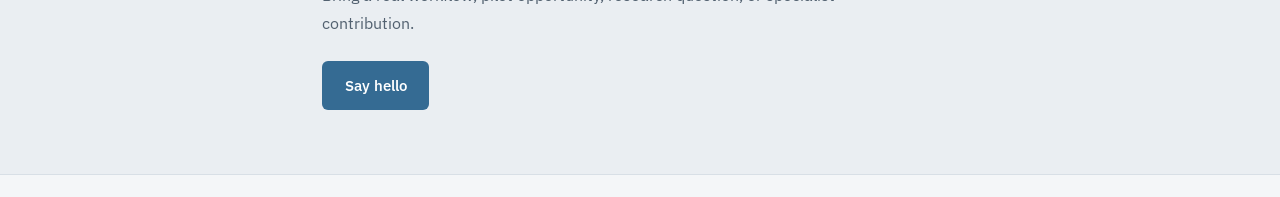
<file: projects.html>
<!DOCTYPE html>
<html lang="en">
<head>
  <!-- Google tag (gtag.js) -->
  <script async src="https://www.googletagmanager.com/gtag/js?id=G-H9W3WGVJL8"></script>
  <script>
    window.dataLayer = window.dataLayer || [];
    function gtag(){dataLayer.push(arguments);}
    gtag('js', new Date());
    gtag('config', 'G-H9W3WGVJL8');
  </script>
  <meta charset="UTF-8">
  <meta http-equiv="refresh" content="0; url=builds.html">
  <title>Redirecting to Builds...</title>
</head>
<body>
  <p>This page has moved. <a href="builds.html">Go to Builds</a>.</p>
</body>
</html>
</file>
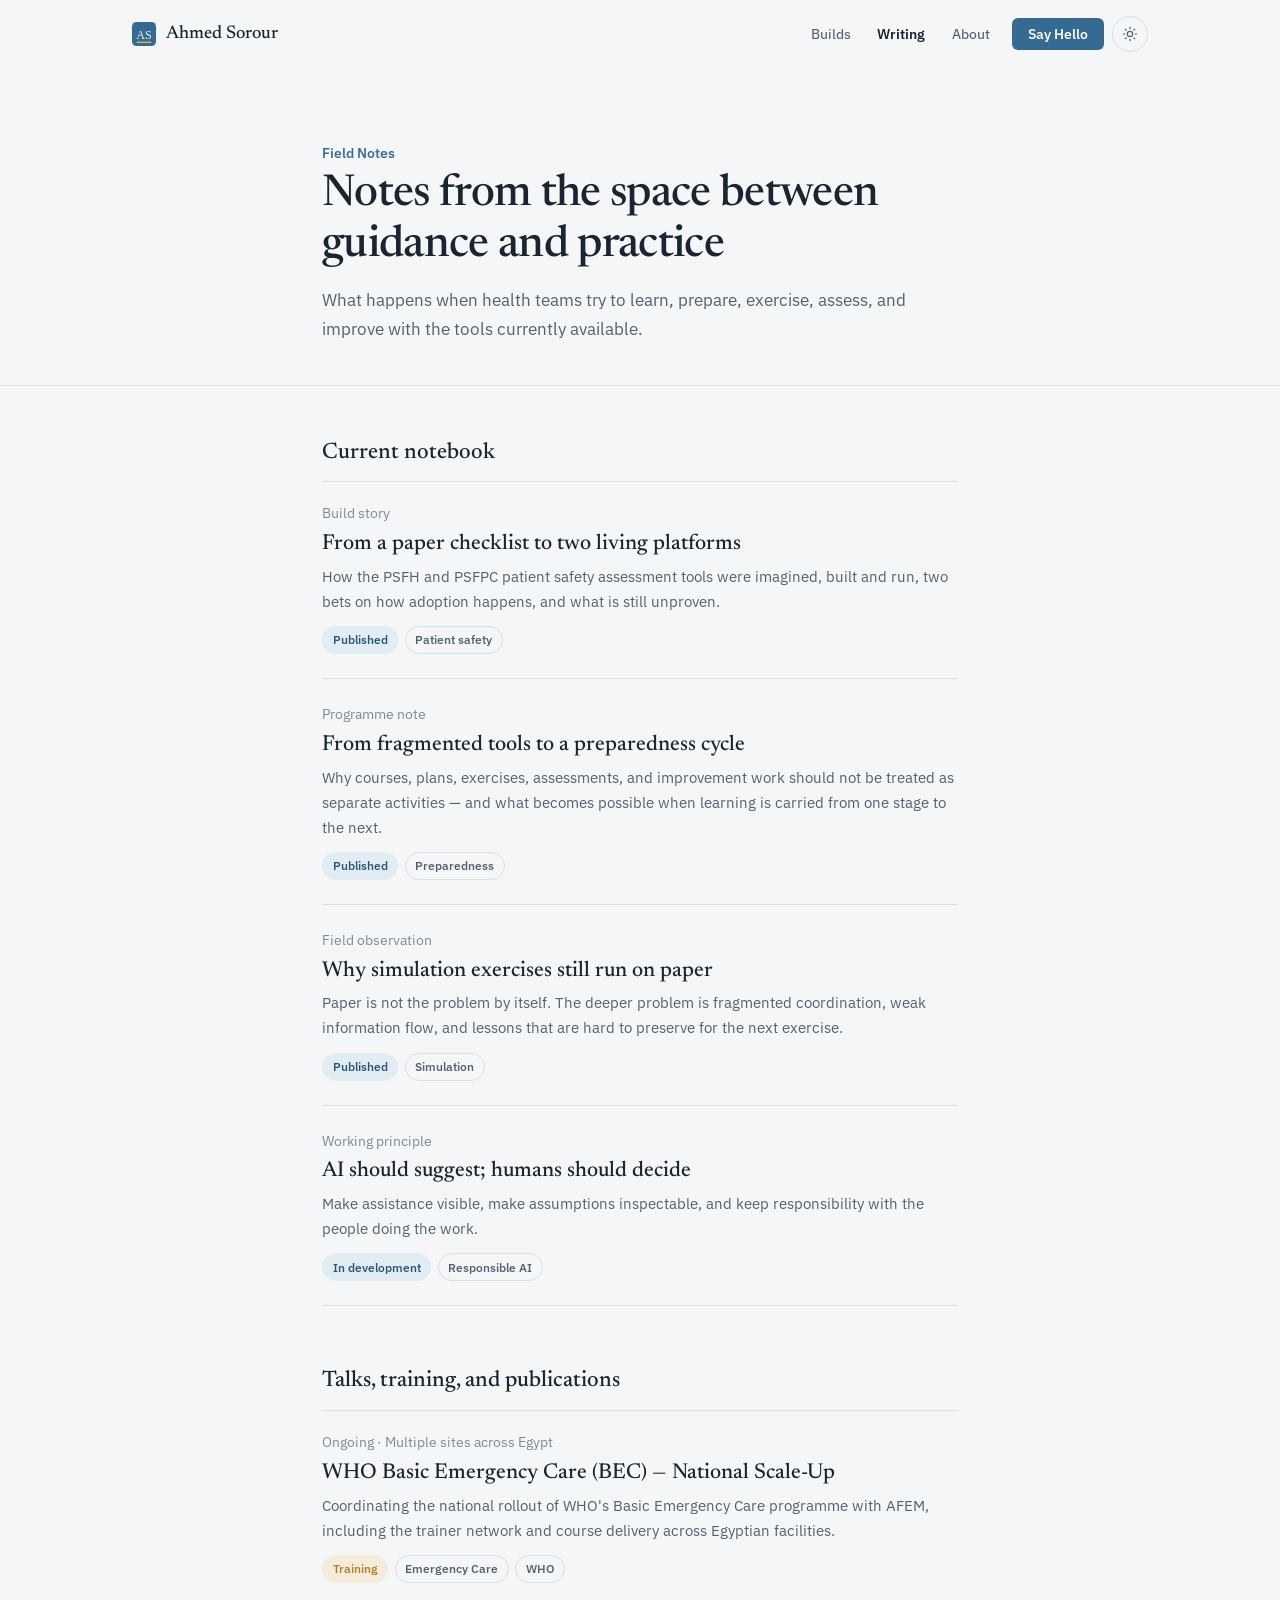
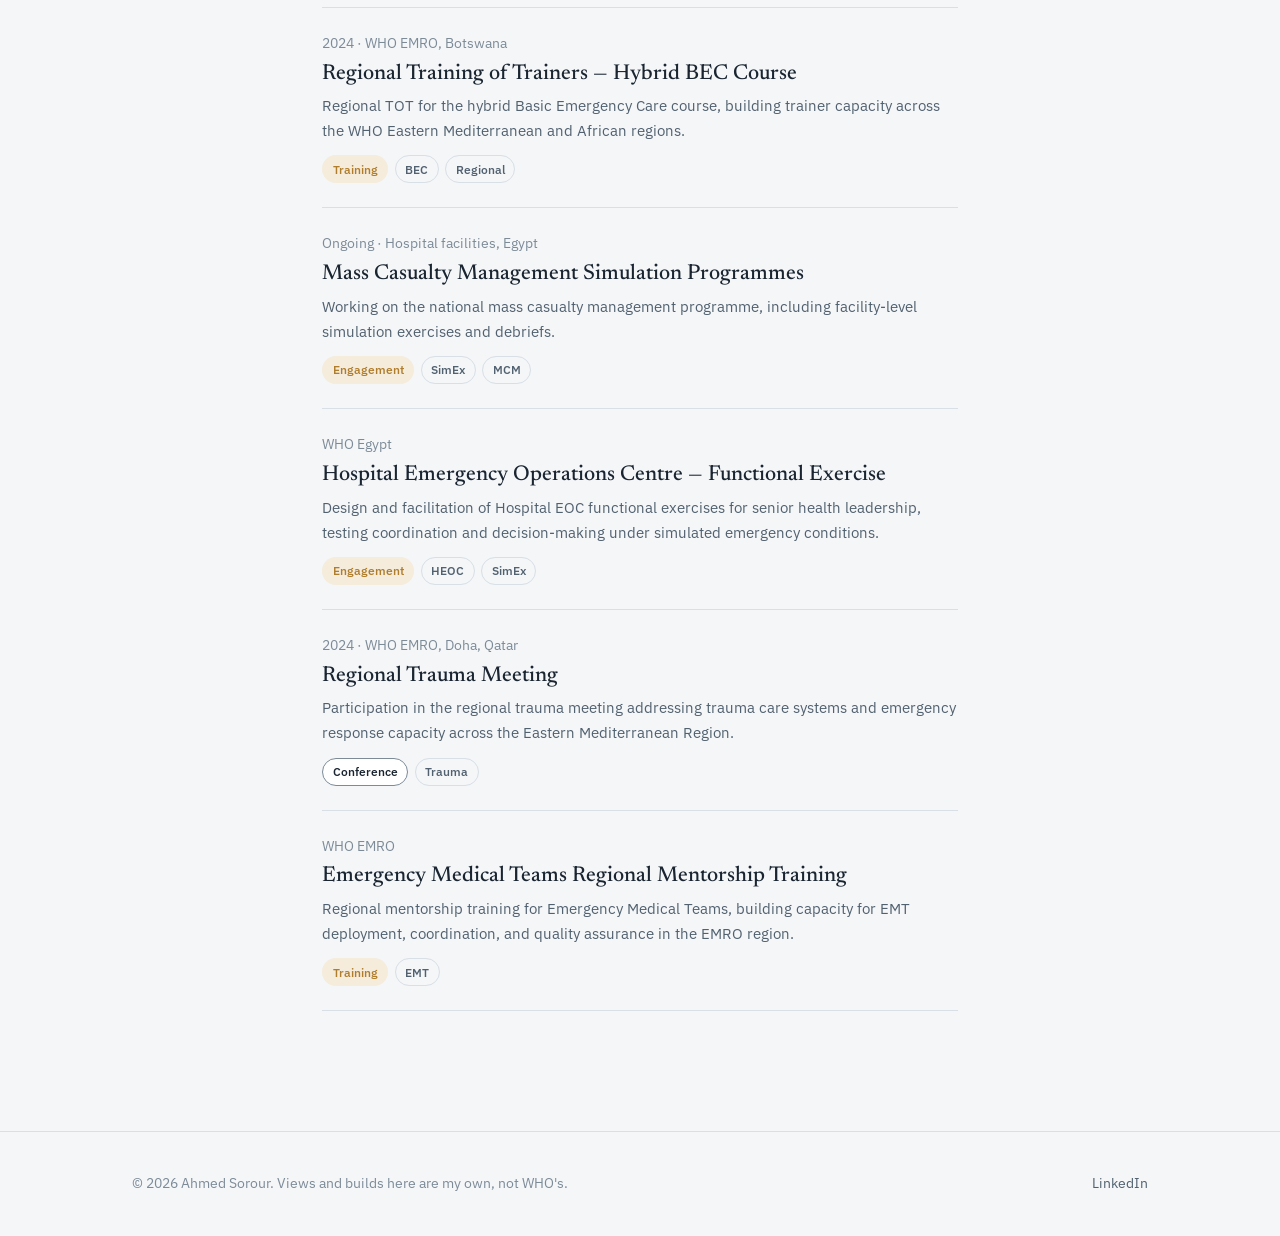
<file: writing.html>
<!DOCTYPE html>
<html lang="en">
<head>
  <!-- Google tag (gtag.js) -->
  <script async src="https://www.googletagmanager.com/gtag/js?id=G-H9W3WGVJL8"></script>
  <script>
    window.dataLayer = window.dataLayer || [];
    function gtag(){dataLayer.push(arguments);}
    gtag('js', new Date());
    gtag('config', 'G-H9W3WGVJL8');
  </script>
  <meta charset="UTF-8">
  <meta name="viewport" content="width=device-width, initial-scale=1.0">
  <script>
    (function () {
      try {
        var t = localStorage.getItem('theme');
        if (t === 'light' || t === 'dark') document.documentElement.setAttribute('data-theme', t);
      } catch (e) {}
    })();
  </script>
  <title>Writing | Ahmed Sorour</title>
  <meta name="description" content="Publications, lectures, engagements, and thinking on emergency care, disaster preparedness, and building tools for the field.">
  <meta property="og:title" content="Field Notes — Ahmed Sorour">
  <meta property="og:description" content="Writing and engagements from the intersection of emergency care, disaster preparedness, and applied technology.">
  <meta property="og:url" content="https://soroura.org/writing.html">
  <meta name="theme-color" content="#356b93">
  <link rel="canonical" href="https://soroura.org/writing.html">
  <link rel="icon" href="favicon.svg" type="image/svg+xml">
  <link rel="icon" href="favicon.ico" sizes="32x32">
  <link rel="apple-touch-icon" href="apple-touch-icon.png">
  <link rel="preconnect" href="https://fonts.googleapis.com">
  <link rel="preconnect" href="https://fonts.gstatic.com" crossorigin>
  <link rel="stylesheet" href="https://fonts.googleapis.com/css2?family=IBM+Plex+Sans:ital,wght@0,400;0,500;0,600;1,400&family=Newsreader:ital,opsz,wght@0,6..72,400..600;1,6..72,400..500&display=swap">
  <link rel="stylesheet" href="style.css?v=10">
</head>
<body>

  <nav class="site-nav" id="siteNav">
    <div class="container">
      <a href="index.html" class="site-name"><svg width="24" height="24" viewBox="0 0 32 32" aria-hidden="true"><rect width="32" height="32" rx="6" fill="#356b93"/><text x="16" y="22" text-anchor="middle" font-family="Georgia,serif" font-size="16" fill="#f1f5f9">AS</text><rect x="6" y="26" width="20" height="2" rx="1" fill="#e3a845"/></svg>Ahmed Sorour</a>
      <button class="nav-toggle" onclick="document.querySelector('.nav-links').classList.toggle('open')" aria-label="Menu">
        <span></span><span></span><span></span>
      </button>
      <ul class="nav-links">
        <li><a href="builds.html">Builds</a></li>
        <li><a href="writing.html" class="active">Writing</a></li>
        <li><a href="about.html">About</a></li>
        <li><a href="contact.html" class="nav-cta">Say Hello</a></li>
      </ul>
      <button class="theme-toggle" type="button" aria-label="Switch between light and dark theme" title="Switch theme">
        <svg class="icon-sun" viewBox="0 0 24 24" fill="none" stroke="currentColor" stroke-width="1.8" stroke-linecap="round" aria-hidden="true"><circle cx="12" cy="12" r="4"/><path d="M12 2v2M12 20v2M4.9 4.9l1.4 1.4M17.7 17.7l1.4 1.4M2 12h2M20 12h2M4.9 19.1l1.4-1.4M17.7 6.3l1.4-1.4"/></svg>
        <svg class="icon-moon" viewBox="0 0 24 24" fill="none" stroke="currentColor" stroke-width="1.8" stroke-linecap="round" stroke-linejoin="round" aria-hidden="true"><path d="M20 14.5A8 8 0 0 1 9.5 4a8 8 0 1 0 10.5 10.5z"/></svg>
      </button>
    </div>
  </nav>

  <section class="page-header">
    <div class="container--narrow">
      <div class="section-label">Field Notes</div>
      <h1>Notes from the space between guidance and practice</h1>
      <p class="lead">What happens when health teams try to learn, prepare, exercise, assess, and improve with the tools currently available.</p>
    </div>
  </section>

  <main class="main">
    <div class="container--narrow">

      <div class="writing-section">
        <div class="writing-section-title">Current notebook</div>
        <div class="posts-grid">
          <div class="post-card">
            <div class="post-card-meta"><span>Build story</span></div>
            <h3><a href="note-psfh-psfpc-story.html">From a paper checklist to two living platforms</a></h3>
            <p>How the PSFH and PSFPC patient safety assessment tools were imagined, built and run, two bets on how adoption happens, and what is still unproven.</p>
            <div class="post-card-tags"><span class="post-tag post-tag--green">Published</span><span class="post-tag post-tag--gray">Patient safety</span></div>
          </div>
          <div class="post-card">
            <div class="post-card-meta">
              <span>Programme note</span>
            </div>
            <h3><a href="note-preparedness-cycle.html">From fragmented tools to a preparedness cycle</a></h3>
            <p>Why courses, plans, exercises, assessments, and improvement work should not be treated as separate activities — and what becomes possible when learning is carried from one stage to the next.</p>
            <div class="post-card-tags">
              <span class="post-tag post-tag--green">Published</span>
              <span class="post-tag post-tag--gray">Preparedness</span>
            </div>
          </div>
          <div class="post-card">
            <div class="post-card-meta"><span>Field observation</span></div>
            <h3><a href="note-simulation-paper.html">Why simulation exercises still run on paper</a></h3>
            <p>Paper is not the problem by itself. The deeper problem is fragmented coordination, weak information flow, and lessons that are hard to preserve for the next exercise.</p>
            <div class="post-card-tags"><span class="post-tag post-tag--green">Published</span><span class="post-tag post-tag--gray">Simulation</span></div>
          </div>
          <div class="post-card">
            <div class="post-card-meta"><span>Working principle</span></div>
            <h3>AI should suggest; humans should decide</h3>
            <p>Make assistance visible, make assumptions inspectable, and keep responsibility with the people doing the work.</p>
            <div class="post-card-tags"><span class="post-tag post-tag--green">In development</span><span class="post-tag post-tag--gray">Responsible AI</span></div>
          </div>
        </div>
      </div>

      <div class="writing-section">
        <div class="writing-section-title">Talks, training, and publications</div>
        <div class="posts-grid">
          <div class="post-card">
            <div class="post-card-meta">
              <span>Ongoing</span>
              <span>&middot;</span>
              <span>Multiple sites across Egypt</span>
            </div>
            <h3>WHO Basic Emergency Care (BEC) — National Scale-Up</h3>
            <p>Coordinating the national rollout of WHO's Basic Emergency Care programme with AFEM, including the trainer network and course delivery across Egyptian facilities.</p>
            <div class="post-card-tags">
              <span class="post-tag post-tag--purple">Training</span>
              <span class="post-tag post-tag--gray">Emergency Care</span>
              <span class="post-tag post-tag--gray">WHO</span>
            </div>
          </div>
          <div class="post-card">
            <div class="post-card-meta">
              <span>2024</span>
              <span>&middot;</span>
              <span>WHO EMRO, Botswana</span>
            </div>
            <h3>Regional Training of Trainers — Hybrid BEC Course</h3>
            <p>Regional TOT for the hybrid Basic Emergency Care course, building trainer capacity across the WHO Eastern Mediterranean and African regions.</p>
            <div class="post-card-tags">
              <span class="post-tag post-tag--purple">Training</span>
              <span class="post-tag post-tag--gray">BEC</span>
              <span class="post-tag post-tag--gray">Regional</span>
            </div>
          </div>
          <div class="post-card">
            <div class="post-card-meta">
              <span>Ongoing</span>
              <span>&middot;</span>
              <span>Hospital facilities, Egypt</span>
            </div>
            <h3>Mass Casualty Management Simulation Programmes</h3>
            <p>Working on the national mass casualty management programme, including facility-level simulation exercises and debriefs.</p>
            <div class="post-card-tags">
              <span class="post-tag post-tag--amber">Engagement</span>
              <span class="post-tag post-tag--gray">SimEx</span>
              <span class="post-tag post-tag--gray">MCM</span>
            </div>
          </div>
          <div class="post-card">
            <div class="post-card-meta">
              <span>WHO Egypt</span>
            </div>
            <h3>Hospital Emergency Operations Centre — Functional Exercise</h3>
            <p>Design and facilitation of Hospital EOC functional exercises for senior health leadership, testing coordination and decision-making under simulated emergency conditions.</p>
            <div class="post-card-tags">
              <span class="post-tag post-tag--amber">Engagement</span>
              <span class="post-tag post-tag--gray">HEOC</span>
              <span class="post-tag post-tag--gray">SimEx</span>
            </div>
          </div>
          <div class="post-card">
            <div class="post-card-meta">
              <span>2024</span>
              <span>&middot;</span>
              <span>WHO EMRO, Doha, Qatar</span>
            </div>
            <h3>Regional Trauma Meeting</h3>
            <p>Participation in the regional trauma meeting addressing trauma care systems and emergency response capacity across the Eastern Mediterranean Region.</p>
            <div class="post-card-tags">
              <span class="post-tag post-tag--blue">Conference</span>
              <span class="post-tag post-tag--gray">Trauma</span>
            </div>
          </div>
          <div class="post-card">
            <div class="post-card-meta">
              <span>WHO EMRO</span>
            </div>
            <h3>Emergency Medical Teams Regional Mentorship Training</h3>
            <p>Regional mentorship training for Emergency Medical Teams, building capacity for EMT deployment, coordination, and quality assurance in the EMRO region.</p>
            <div class="post-card-tags">
              <span class="post-tag post-tag--purple">Training</span>
              <span class="post-tag post-tag--gray">EMT</span>
            </div>
          </div>
        </div>
      </div>

    </div>
  </main>

  <footer class="site-footer">
    <div class="container">
      <span>&copy; 2026 Ahmed Sorour. Views and builds here are my own, not WHO's.</span>
      <div class="footer-links">
        <a href="https://linkedin.com/in/soroura" target="_blank" rel="noopener">LinkedIn</a>

      </div>
    </div>
  </footer>

  <script>
    (function () {
      var root = document.documentElement;
      var nav = document.getElementById('siteNav');
      window.addEventListener('scroll', function () { nav.classList.toggle('scrolled', window.scrollY > 10); });
      var dark = window.matchMedia('(prefers-color-scheme: dark)');
      function current() { return root.getAttribute('data-theme') || (dark.matches ? 'dark' : 'light'); }
      var btn = document.querySelector('.theme-toggle');
      function label() { btn.setAttribute('aria-pressed', current() === 'dark' ? 'true' : 'false'); }
      if (btn) {
        label();
        btn.addEventListener('click', function () {
          var next = current() === 'dark' ? 'light' : 'dark';
          root.setAttribute('data-theme', next);
          try { localStorage.setItem('theme', next); } catch (e) {}
          label();
        });
      }
      var toggle = document.querySelector('.nav-toggle');
      if (toggle) {
        toggle.setAttribute('aria-expanded', 'false');
        toggle.addEventListener('click', function () {
          toggle.setAttribute('aria-expanded', document.querySelector('.nav-links').classList.contains('open') ? 'true' : 'false');
        });
      }
    })();
  </script>

</body>
</html>
</file>
<file: style.css>
/* ===== Ahmed Sorour — soroura.org =====
   Steel Blue: cool grey paper, slate ink, one muted steel-blue accent,
   amber reserved for "current" and focus. Newsreader + IBM Plex Sans.
   Themes: follows the system by default; [data-theme] on <html> overrides. */

/* ===== TOKENS: LIGHT ===== */
:root {
  --bg: #f4f6f8;
  --surface: #ffffff;
  --surface-2: #eaeef2;
  --ink: #1a2531;
  --ink-2: #526170;
  --ink-3: #7d8b98;
  --rule: #d8dfe6;
  --accent: #356b93;
  --accent-ink: #285679;
  --accent-soft: #e2ecf3;
  --signal: #b07d2c;
  --signal-soft: #f5ecdc;
  --on-accent: #ffffff;
  --shadow: 0 1px 2px rgba(26, 37, 49, 0.06);

  --radius: 10px;
  --radius-sm: 6px;
  --max-width: 1080px;
  --content-width: 700px;
  --font-body: 'IBM Plex Sans', -apple-system, BlinkMacSystemFont, 'Segoe UI', Roboto, sans-serif;
  --font-display: 'Newsreader', Georgia, 'Times New Roman', serif;
  color-scheme: light;
}

/* ===== TOKENS: DARK (system) ===== */
@media (prefers-color-scheme: dark) {
  :root:not([data-theme="light"]) {
    --bg: #0e141a;
    --surface: #151d25;
    --surface-2: #1b252f;
    --ink: #e5ebf0;
    --ink-2: #9fb0be;
    --ink-3: #728391;
    --rule: #24303b;
    --accent: #8cb6d6;
    --accent-ink: #a9cae3;
    --accent-soft: rgba(140, 182, 214, 0.14);
    --signal: #dda74f;
    --signal-soft: rgba(221, 167, 79, 0.14);
    --on-accent: #0e141a;
    --shadow: 0 1px 2px rgba(0, 0, 0, 0.4);
    color-scheme: dark;
  }
}

/* ===== TOKENS: DARK (chosen) ===== */
:root[data-theme="dark"] {
  --bg: #0e141a;
  --surface: #151d25;
  --surface-2: #1b252f;
  --ink: #e5ebf0;
  --ink-2: #9fb0be;
  --ink-3: #728391;
  --rule: #24303b;
  --accent: #8cb6d6;
  --accent-ink: #a9cae3;
  --accent-soft: rgba(140, 182, 214, 0.14);
  --signal: #dda74f;
  --signal-soft: rgba(221, 167, 79, 0.14);
  --on-accent: #0e141a;
  --shadow: 0 1px 2px rgba(0, 0, 0, 0.4);
  color-scheme: dark;
}

/* ===== RESET ===== */
*, *::before, *::after { margin: 0; padding: 0; box-sizing: border-box; }
html { scroll-behavior: smooth; -webkit-text-size-adjust: 100%; }

body {
  font-family: var(--font-body);
  font-size: 1rem;
  color: var(--ink);
  background: var(--bg);
  line-height: 1.7;
  -webkit-font-smoothing: antialiased;
  -moz-osx-font-smoothing: grayscale;
  min-height: 100vh;
  display: flex;
  flex-direction: column;
  transition: background-color 0.25s ease, color 0.25s ease;
}

a { color: var(--accent); text-decoration: none; text-underline-offset: 3px; }
a:hover { color: var(--accent-ink); text-decoration: underline; }

img { max-width: 100%; display: block; }

::selection { background: var(--accent-soft); color: var(--ink); }

:focus-visible {
  outline: 2px solid var(--signal);
  outline-offset: 3px;
  border-radius: 3px;
}

/* ===== LAYOUT ===== */
.container {
  max-width: var(--max-width);
  margin: 0 auto;
  padding: 0 2rem;
  width: 100%;
}

.container--narrow {
  max-width: var(--content-width);
  margin: 0 auto;
  padding: 0 2rem;
  width: 100%;
}

.main { padding: 3rem 0 4rem; }

/* ===== NAVIGATION ===== */
.site-nav {
  padding: 1rem 0;
  background: var(--bg);
  position: sticky;
  top: 0;
  z-index: 100;
  border-bottom: 1px solid transparent;
  transition: border-color 0.25s ease, background-color 0.25s ease;
}
.site-nav.scrolled { border-bottom-color: var(--rule); }

.site-nav .container {
  display: flex;
  align-items: center;
  gap: 0.5rem;
}

.site-name {
  display: flex;
  align-items: center;
  gap: 0.6rem;
  font-family: var(--font-display);
  font-size: 1.15rem;
  font-weight: 500;
  color: var(--ink);
  margin-right: auto;
}
.site-name:hover { color: var(--ink); text-decoration: none; }
.site-name svg { flex-shrink: 0; }

.nav-links {
  display: flex;
  gap: 0.15rem;
  list-style: none;
  align-items: center;
}

.nav-links a {
  font-size: 0.9rem;
  color: var(--ink-2);
  padding: 0.4rem 0.75rem;
  border-radius: var(--radius-sm);
  font-weight: 450;
}
.nav-links a:hover { color: var(--ink); background: var(--surface-2); text-decoration: none; }
.nav-links a.active { color: var(--ink); font-weight: 600; }

.nav-links a.nav-cta {
  color: var(--on-accent);
  background: var(--accent);
  padding: 0.4rem 1rem;
  margin-left: 0.5rem;
  font-weight: 550;
}
.nav-links a.nav-cta:hover { background: var(--accent-ink); color: var(--on-accent); }

.theme-toggle {
  display: inline-flex;
  align-items: center;
  justify-content: center;
  width: 2.25rem;
  height: 2.25rem;
  border: 1px solid var(--rule);
  border-radius: 50%;
  background: transparent;
  color: var(--ink-2);
  cursor: pointer;
  flex-shrink: 0;
}
.theme-toggle:hover { color: var(--ink); background: var(--surface-2); }
.theme-toggle svg { width: 1rem; height: 1rem; }
.theme-toggle .icon-moon { display: none; }
:root[data-theme="dark"] .theme-toggle .icon-sun { display: none; }
:root[data-theme="dark"] .theme-toggle .icon-moon { display: block; }
@media (prefers-color-scheme: dark) {
  :root:not([data-theme="light"]) .theme-toggle .icon-sun { display: none; }
  :root:not([data-theme="light"]) .theme-toggle .icon-moon { display: block; }
}

.nav-toggle {
  display: none;
  background: none;
  border: none;
  cursor: pointer;
  padding: 0.5rem;
  border-radius: var(--radius-sm);
}
.nav-toggle span {
  display: block;
  width: 18px;
  height: 2px;
  background: var(--ink-2);
  margin: 4px 0;
  border-radius: 1px;
}

/* ===== SHARED HEADINGS ===== */
.section-header { margin-bottom: 2rem; }

.section-label {
  font-size: 0.9rem;
  color: var(--accent);
  font-weight: 550;
  margin-bottom: 0.3rem;
}

.section-title {
  font-family: var(--font-display);
  font-size: 1.85rem;
  font-weight: 500;
  line-height: 1.2;
  letter-spacing: -0.01em;
  color: var(--ink);
}

.section-subtitle { font-size: 0.95rem; color: var(--ink-2); margin-top: 0.4rem; }

/* ===== HERO (home) ===== */
.hero {
  padding: 5rem 0 4rem;
  border-bottom: 1px solid var(--rule);
}

.hero-grid {
  display: grid;
  grid-template-columns: minmax(0, 1fr) auto;
  gap: 4rem;
  align-items: center;
}

.hero-eyebrow {
  font-size: 0.95rem;
  color: var(--ink-2);
  margin-bottom: 1.25rem;
}

.hero-provocation {
  font-family: var(--font-display);
  font-size: clamp(2.3rem, 5vw, 3.6rem);
  font-weight: 500;
  line-height: 1.08;
  letter-spacing: -0.02em;
  color: var(--ink);
  max-width: 15ch;
}

/* The distance line: training on one end, practice on the other */
.distance {
  margin: 2.25rem 0 2rem;
  max-width: 34rem;
}
.distance-line {
  position: relative;
  height: 14px;
}
.distance-line::before,
.distance-line::after {
  content: '';
  position: absolute;
  top: 0;
  width: 2px;
  height: 14px;
  background: var(--ink);
}
.distance-line::before { left: 0; }
.distance-line::after { right: 0; background: var(--accent); }
.distance-line span {
  position: absolute;
  left: 0;
  right: 0;
  top: 6px;
  height: 2px;
  background: linear-gradient(90deg, var(--ink), var(--accent));
  transform-origin: left center;
  animation: draw-distance 1.4s cubic-bezier(0.65, 0, 0.35, 1) 0.3s both;
}
.distance-labels {
  display: flex;
  justify-content: space-between;
  font-size: 0.85rem;
  color: var(--ink-2);
  margin-top: 0.5rem;
}
.distance-labels span:last-child { color: var(--accent); font-weight: 550; }

@keyframes draw-distance {
  from { transform: scaleX(0); }
  to { transform: scaleX(1); }
}

.hero .intro {
  font-size: 1.08rem;
  color: var(--ink-2);
  line-height: 1.75;
  max-width: 36rem;
  margin-bottom: 2rem;
}

.hero-buttons { display: flex; flex-wrap: wrap; gap: 0.75rem; }

.hero-photo {
  width: 260px;
  height: auto;
  aspect-ratio: 4 / 5;
  object-fit: cover;
  object-position: center 12%;
  border-radius: var(--radius);
  filter: grayscale(100%) contrast(1.05);
  border: 1px solid var(--rule);
}

/* ===== BUTTONS ===== */
.btn-primary,
.btn-secondary {
  display: inline-flex;
  align-items: center;
  font-size: 0.92rem;
  font-weight: 550;
  padding: 0.7rem 1.35rem;
  border-radius: var(--radius-sm);
  border: 1px solid transparent;
  transition: background-color 0.2s ease, border-color 0.2s ease, color 0.2s ease;
}
.btn-primary { background: var(--accent); color: var(--on-accent); }
.btn-primary:hover { background: var(--accent-ink); color: var(--on-accent); text-decoration: none; }
.btn-secondary { color: var(--ink); border-color: var(--rule); background: transparent; }
.btn-secondary:hover { border-color: var(--ink-3); color: var(--ink); text-decoration: none; }

/* ===== HOME SECTIONS ===== */
.home-section { padding: 4.5rem 0; }
.home-section--alt {
  background: var(--surface-2);
  border-top: 1px solid var(--rule);
  border-bottom: 1px solid var(--rule);
}

/* Four areas: one joined grid, ruled, not floating cards */
.notes-grid {
  display: grid;
  grid-template-columns: repeat(2, minmax(0, 1fr));
  gap: 1px;
  background: var(--rule);
  border: 1px solid var(--rule);
  border-radius: var(--radius);
  overflow: hidden;
}

.note-card {
  padding: 1.75rem 1.9rem;
  background: var(--surface);
}

.note-card h3 {
  font-family: var(--font-display);
  font-size: 1.3rem;
  font-weight: 500;
  margin-bottom: 0.4rem;
  color: var(--ink);
}

.note-card p { font-size: 0.95rem; color: var(--ink-2); line-height: 1.65; }

/* ===== POST LIST ===== */
.posts-grid { display: grid; grid-template-columns: 1fr; }

.post-card {
  padding: 1.5rem 0;
  border-bottom: 1px solid var(--rule);
}
.post-card:first-child { padding-top: 0; }

.post-card-meta {
  font-size: 0.85rem;
  color: var(--ink-3);
  margin-bottom: 0.3rem;
}

.post-card h3 {
  font-family: var(--font-display);
  font-size: 1.35rem;
  font-weight: 500;
  line-height: 1.3;
  margin-bottom: 0.35rem;
}
.post-card h3 a { color: var(--ink); }
.post-card h3 a:hover { color: var(--accent); }

.post-card p { font-size: 0.95rem; color: var(--ink-2); line-height: 1.65; max-width: 44rem; }

.post-card-tags { display: flex; flex-wrap: wrap; gap: 0.4rem; margin-top: 0.75rem; }

.post-tag {
  font-size: 0.78rem;
  font-weight: 550;
  padding: 0.15rem 0.6rem;
  border-radius: 999px;
  color: var(--ink-2);
  background: var(--surface-2);
  border: 1px solid var(--rule);
}
.post-tag--green,
.post-tag--teal { color: var(--accent-ink); background: var(--accent-soft); border-color: transparent; }
.post-tag--blue { color: var(--ink); background: var(--surface); border-color: var(--ink-3); }
.post-tag--amber,
.post-tag--purple { color: var(--signal); background: var(--signal-soft); border-color: transparent; }
.post-tag--gray { color: var(--ink-2); background: transparent; border-color: var(--rule); }

.view-all {
  display: inline-block;
  margin-top: 1.75rem;
  font-size: 0.95rem;
  font-weight: 550;
}

/* ===== WHY I BUILD (home) ===== */
.about-teaser { padding: 4.5rem 0 1rem; }

.about-teaser-inner {
  max-width: var(--max-width);
  margin: 0 auto;
  padding: 0 2rem;
}

.about-teaser h2 {
  font-family: var(--font-display);
  font-size: 1.85rem;
  font-weight: 500;
  margin-bottom: 1rem;
}

.about-teaser p {
  font-family: var(--font-display);
  font-size: 1.3rem;
  line-height: 1.6;
  color: var(--ink);
  max-width: 40rem;
  margin-bottom: 1rem;
}
.about-teaser p + p { color: var(--ink-2); font-size: 1.1rem; }

.field-marker {
  width: 2.5rem;
  height: 2px;
  background: var(--accent);
  margin-bottom: 1.25rem;
}

/* ===== CTA ===== */
.cta-banner {
  padding: 4rem 0;
  border-top: 1px solid var(--rule);
  background: var(--surface-2);
}

.cta-banner h2 {
  font-family: var(--font-display);
  font-size: 1.75rem;
  font-weight: 500;
  line-height: 1.25;
  margin-bottom: 0.6rem;
  max-width: 30ch;
}

.cta-banner p { font-size: 1rem; color: var(--ink-2); margin-bottom: 1.5rem; max-width: 38rem; }
.cta-buttons { display: flex; gap: 0.75rem; flex-wrap: wrap; }

/* ===== PAGE HEADER ===== */
.page-header {
  padding: 4.5rem 0 2.5rem;
  border-bottom: 1px solid var(--rule);
}

.page-header h1 {
  font-family: var(--font-display);
  font-size: clamp(2rem, 4vw, 2.75rem);
  font-weight: 500;
  line-height: 1.15;
  letter-spacing: -0.015em;
  margin-bottom: 0.9rem;
}

.lead { font-size: 1.05rem; color: var(--ink-2); line-height: 1.75; max-width: 40rem; }

/* ===== ABOUT ===== */
.about-hero { padding: 4.5rem 0 3rem; border-bottom: 1px solid var(--rule); }

.about-hero-inner { display: flex; align-items: center; gap: 3.5rem; }
.about-hero-text { flex: 1; min-width: 0; }
.about-hero-photo { flex-shrink: 0; }

.about-photo {
  width: 190px;
  aspect-ratio: 4 / 5;
  object-fit: cover;
  object-position: center 12%;
  border-radius: var(--radius);
  filter: grayscale(100%) contrast(1.05);
  border: 1px solid var(--rule);
}

.about-hero h1 {
  font-family: var(--font-display);
  font-size: clamp(1.9rem, 3.6vw, 2.5rem);
  font-weight: 500;
  line-height: 1.15;
  letter-spacing: -0.015em;
  margin-bottom: 1rem;
}

.about-subtitle { font-size: 1.05rem; color: var(--ink-2); line-height: 1.75; }

/* ===== PROSE ===== */
.prose { font-size: 1.02rem; line-height: 1.8; color: var(--ink); }
.prose p { margin-bottom: 1.3rem; }
.prose p:last-child { margin-bottom: 0; }
.prose strong { font-weight: 600; }

.prose h2 {
  font-family: var(--font-display);
  font-size: 1.75rem;
  font-weight: 500;
  line-height: 1.25;
  margin-top: 3.25rem;
  margin-bottom: 0.9rem;
}
.prose > h2:first-child { margin-top: 0; }

.prose h3 {
  font-family: var(--font-display);
  font-size: 1.25rem;
  font-weight: 600;
  line-height: 1.35;
  margin-top: 2.1rem;
  margin-bottom: 0.5rem;
}

.prose ul, .prose ol { margin-bottom: 1.3rem; padding-left: 1.25rem; }
.prose li { margin-bottom: 0.4rem; }

.prose blockquote {
  margin: 2.25rem 0;
  padding-left: 1.5rem;
  border-left: 2px solid var(--accent);
  font-family: var(--font-display);
  font-size: 1.35rem;
  line-height: 1.5;
  color: var(--ink);
}

/* ===== TIMELINE ===== */
.timeline { position: relative; padding-left: 2rem; margin: 1.5rem 0 3rem; }

.timeline::before {
  content: '';
  position: absolute;
  left: 3px;
  top: 0.55rem;
  bottom: 0.55rem;
  width: 1px;
  background: var(--rule);
}

.timeline-entry { position: relative; margin-bottom: 1.9rem; }
.timeline-entry:last-child { margin-bottom: 0; }

.timeline-entry::before {
  content: '';
  position: absolute;
  left: -2rem;
  top: 0.45rem;
  width: 7px;
  height: 7px;
  border-radius: 50%;
  background: var(--ink-3);
}
.timeline-entry.current::before { background: var(--signal); box-shadow: 0 0 0 4px var(--signal-soft); }

.timeline-year { font-size: 0.85rem; font-weight: 600; color: var(--ink-2); margin-bottom: 0.1rem; }
.timeline-entry.current .timeline-year { color: var(--signal); }

.timeline-entry h3 {
  font-family: var(--font-display);
  font-size: 1.15rem;
  font-weight: 500;
  margin-bottom: 0.15rem;
}

.timeline-entry p { font-size: 0.95rem; color: var(--ink-2); line-height: 1.65; }

/* ===== BELIEFS ===== */
.beliefs {
  margin: 3rem -2rem;
  padding: 2.5rem 2rem;
  background: var(--surface-2);
  border-radius: var(--radius);
}

.beliefs h2 {
  font-family: var(--font-display);
  font-size: 1.6rem;
  font-weight: 500;
  line-height: 1.3;
  margin: 0.25rem 0 1rem;
}

.beliefs p { font-size: 1rem; color: var(--ink-2); line-height: 1.8; margin-bottom: 1rem; }
.beliefs p:last-child { margin-bottom: 0; }

/* ===== BUILDS ===== */
.project {
  padding: 2.1rem 2.25rem;
  border: 1px solid var(--rule);
  border-radius: var(--radius);
  margin-bottom: 1.5rem;
  background: var(--surface);
  scroll-margin-top: 5.5rem;
}

.project h3 {
  font-family: var(--font-display);
  font-size: 1.6rem;
  font-weight: 500;
  line-height: 1.25;
  margin-bottom: 0.6rem;
}

.project .status {
  display: inline-block;
  font-size: 0.82rem;
  font-weight: 600;
  color: var(--accent-ink);
  background: var(--accent-soft);
  padding: 0.2rem 0.7rem;
  border-radius: 999px;
  margin-bottom: 0.5rem;
}

.project .project-meta { font-size: 0.88rem; color: var(--ink-3); margin-bottom: 1rem; }

.project h4 {
  font-size: 0.92rem;
  font-weight: 600;
  color: var(--ink);
  margin: 1.25rem 0 0.25rem;
}

.project p { font-size: 0.98rem; color: var(--ink-2); line-height: 1.75; margin-bottom: 0.5rem; }

.project .project-link { display: inline-block; margin-top: 0.75rem; font-size: 0.95rem; font-weight: 550; }

.project .tags { display: flex; flex-wrap: wrap; gap: 0.4rem; margin-top: 1.1rem; }

.project .tag {
  font-size: 0.78rem;
  color: var(--ink-2);
  border: 1px solid var(--rule);
  padding: 0.12rem 0.6rem;
  border-radius: 999px;
}

.project .clearance {
  font-size: 0.85rem;
  color: var(--ink-3);
  border-top: 1px solid var(--rule);
  padding-top: 0.9rem;
  margin-top: 1.25rem;
}

/* ===== WRITING ===== */
.writing-section { margin-bottom: 3.5rem; }

.writing-section-title {
  font-family: var(--font-display);
  font-size: 1.4rem;
  font-weight: 500;
  color: var(--ink);
  margin-bottom: 1.25rem;
  padding-bottom: 0.6rem;
  border-bottom: 1px solid var(--rule);
}

.writing-placeholder {
  padding: 1.75rem 2rem;
  background: var(--surface-2);
  border-radius: var(--radius);
  border: 1px dashed var(--rule);
}
.writing-placeholder p { font-size: 0.98rem; color: var(--ink-2); line-height: 1.75; margin-bottom: 0.75rem; }
.writing-placeholder p:last-child { margin-bottom: 0; }

/* ===== ARTICLES ===== */
.article-header {
  padding: 5rem 0 2.75rem;
  border-bottom: 1px solid var(--rule);
}

.article-header h1 {
  font-family: var(--font-display);
  font-size: clamp(2.25rem, 6vw, 3.4rem);
  font-weight: 500;
  line-height: 1.08;
  letter-spacing: -0.02em;
  margin: 0.5rem 0 1rem;
  max-width: 18ch;
}

.article-meta { margin-top: 1.5rem; color: var(--ink-3); font-size: 0.9rem; }

.article-body { font-family: var(--font-display); font-size: 1.2rem; line-height: 1.75; }
.article-body.prose h2 { font-size: 1.8rem; }
.article-body > p:first-child { font-size: 1.4rem; line-height: 1.6; color: var(--ink); }

.article-cycle {
  display: flex;
  align-items: center;
  justify-content: space-between;
  gap: 0.65rem;
  padding: 1.25rem;
  margin: 1.75rem 0;
  border: 1px solid var(--rule);
  border-radius: var(--radius);
  background: var(--surface-2);
  overflow-x: auto;
  font-family: var(--font-body);
  font-size: 1rem;
}
.article-cycle span { color: var(--ink); font-weight: 600; white-space: nowrap; }
.article-cycle b { color: var(--accent); font-weight: 500; }

.article-invitation {
  margin-top: 3.5rem;
  padding: 2rem;
  border-radius: var(--radius);
  background: var(--surface-2);
}
.article-invitation h2 { margin-top: 0; }
.article-invitation .btn-primary { margin-top: 0.5rem; }

.article-figure { margin: 2.2rem 0; }
.article-figure img { display: block; width: 100%; height: auto; border-radius: var(--radius); border: 1px solid var(--rule); }
.article-figure figcaption { margin-top: 0.6rem; font-family: var(--font-body); font-size: 0.88rem; line-height: 1.5; color: var(--ink-3); }
.figure-row { display: grid; gap: 1rem; grid-template-columns: repeat(2, minmax(0, 1fr)); }
.figure-row img { aspect-ratio: 4 / 3; object-fit: cover; }
.figure-row .crop-low { object-position: center 62%; }
.figure-row--phones { grid-template-columns: repeat(3, minmax(0, 1fr)); max-width: 34rem; margin-inline: auto; }
.figure-row--phones img { aspect-ratio: 39 / 59; object-position: top; }
.figure-row--phones + figcaption { max-width: 34rem; margin-inline: auto; text-align: center; }

.article-crumb { margin-bottom: 1.25rem; font-size: 0.9rem; }
.article-crumb a { color: var(--ink-3); }
.article-crumb a:hover { color: var(--accent); }
.article-summary { margin: 2rem 0 2.5rem; padding: 1.25rem 1.5rem; border-left: 3px solid var(--accent); border-radius: 0 var(--radius) var(--radius) 0; background: var(--surface-2); font-family: var(--font-body); font-size: 1rem; line-height: 1.65; }
.article-summary p { margin: 0 0 0.5rem; font-size: 1rem; line-height: 1.65; }
.article-summary .summary-title { font-weight: 600; color: var(--ink); }
.article-summary ul { margin: 0; padding-left: 1.2rem; }
.article-summary li { margin-bottom: 0.35rem; }
.article-related { margin-top: 3rem; padding-top: 1.5rem; border-top: 1px solid var(--rule); font-family: var(--font-body); font-size: 1rem; line-height: 1.6; }
.article-body.prose .article-related h2 { margin: 0 0 0.75rem; font-family: var(--font-body); font-size: 1.1rem; font-weight: 600; }
.article-related ul { list-style: none; margin: 0; padding: 0; }
.article-related li { margin-bottom: 0.6rem; }
.article-related li span { display: block; color: var(--ink-3); font-size: 0.9rem; }

.project .project-links { display: flex; flex-wrap: wrap; gap: 0.25rem 1.5rem; margin-top: 0.75rem; }
.project .project-links .project-link { margin-top: 0; }

/* ===== CONTACT ===== */
.contact-grid {
  display: grid;
  grid-template-columns: 1fr 1fr;
  gap: 1px;
  background: var(--rule);
  border: 1px solid var(--rule);
  border-radius: var(--radius);
  overflow: hidden;
}

.contact-card { padding: 1.5rem; background: var(--surface); }
.contact-card .label { font-size: 0.85rem; color: var(--ink-3); margin-bottom: 0.25rem; }
.contact-card .value { font-size: 1rem; font-weight: 500; }

.divider { border: none; border-top: 1px solid var(--rule); margin: 2.25rem 0; }

/* ===== FOOTER ===== */
.site-footer {
  padding: 2.5rem 0;
  border-top: 1px solid var(--rule);
  margin-top: auto;
}

.site-footer .container {
  display: flex;
  justify-content: space-between;
  align-items: center;
  gap: 1rem;
  font-size: 0.88rem;
  color: var(--ink-3);
}

.site-footer a { color: var(--ink-2); }
.site-footer a:hover { color: var(--accent); }
.footer-links { display: flex; gap: 1.25rem; }

/* ===== RESPONSIVE ===== */
@media (max-width: 860px) {
  .hero-grid { grid-template-columns: 1fr; gap: 2.5rem; }
  .hero-photo { width: 112px; order: -1; }
}

@media (max-width: 768px) {
  .container, .container--narrow, .about-teaser-inner { padding: 0 1.25rem; }

  .nav-links {
    display: none;
    position: absolute;
    top: 100%;
    left: 0;
    right: 0;
    background: var(--bg);
    flex-direction: column;
    align-items: stretch;
    padding: 0.75rem 1.25rem 1.25rem;
    border-bottom: 1px solid var(--rule);
    gap: 0.25rem;
  }
  .nav-links.open { display: flex; }
  .nav-links a { display: block; padding: 0.6rem 0.75rem; }
  .nav-links a.nav-cta { margin: 0.5rem 0 0; text-align: center; }
  .nav-toggle { display: block; }

  .hero { padding: 3rem 0 3rem; }
  .home-section { padding: 3.25rem 0; }
  .about-teaser { padding-top: 3.25rem; }
  .about-teaser p { font-size: 1.15rem; }

  .about-hero-inner { flex-direction: column-reverse; align-items: flex-start; gap: 1.5rem; }
  .about-photo { width: 130px; }

  .notes-grid { grid-template-columns: 1fr; }
  .contact-grid { grid-template-columns: 1fr; }

  .page-header { padding: 3rem 0 2rem; }
  .project { padding: 1.5rem 1.25rem; }
  .beliefs { margin-left: -1.25rem; margin-right: -1.25rem; padding: 2rem 1.25rem; border-radius: 0; }
  .article-header { padding-top: 3.5rem; }
  .article-body { font-size: 1.1rem; }
  .article-cycle { justify-content: flex-start; }
  .figure-row:not(.figure-row--phones) { grid-template-columns: 1fr; }
  .figure-row:not(.figure-row--phones) img { aspect-ratio: 16 / 10; }
  .article-summary { padding: 1rem 1.1rem; }

  .site-footer .container { flex-direction: column; text-align: center; }
}

/* ===== MOTION ===== */
@media (prefers-reduced-motion: reduce) {
  *, *::before, *::after { animation: none !important; transition: none !important; scroll-behavior: auto !important; }
}

/* nav order: theme toggle before the mobile menu button */
.theme-toggle { order: 2; }
.nav-toggle { order: 3; }
.nav-links { order: 1; }
</file>
